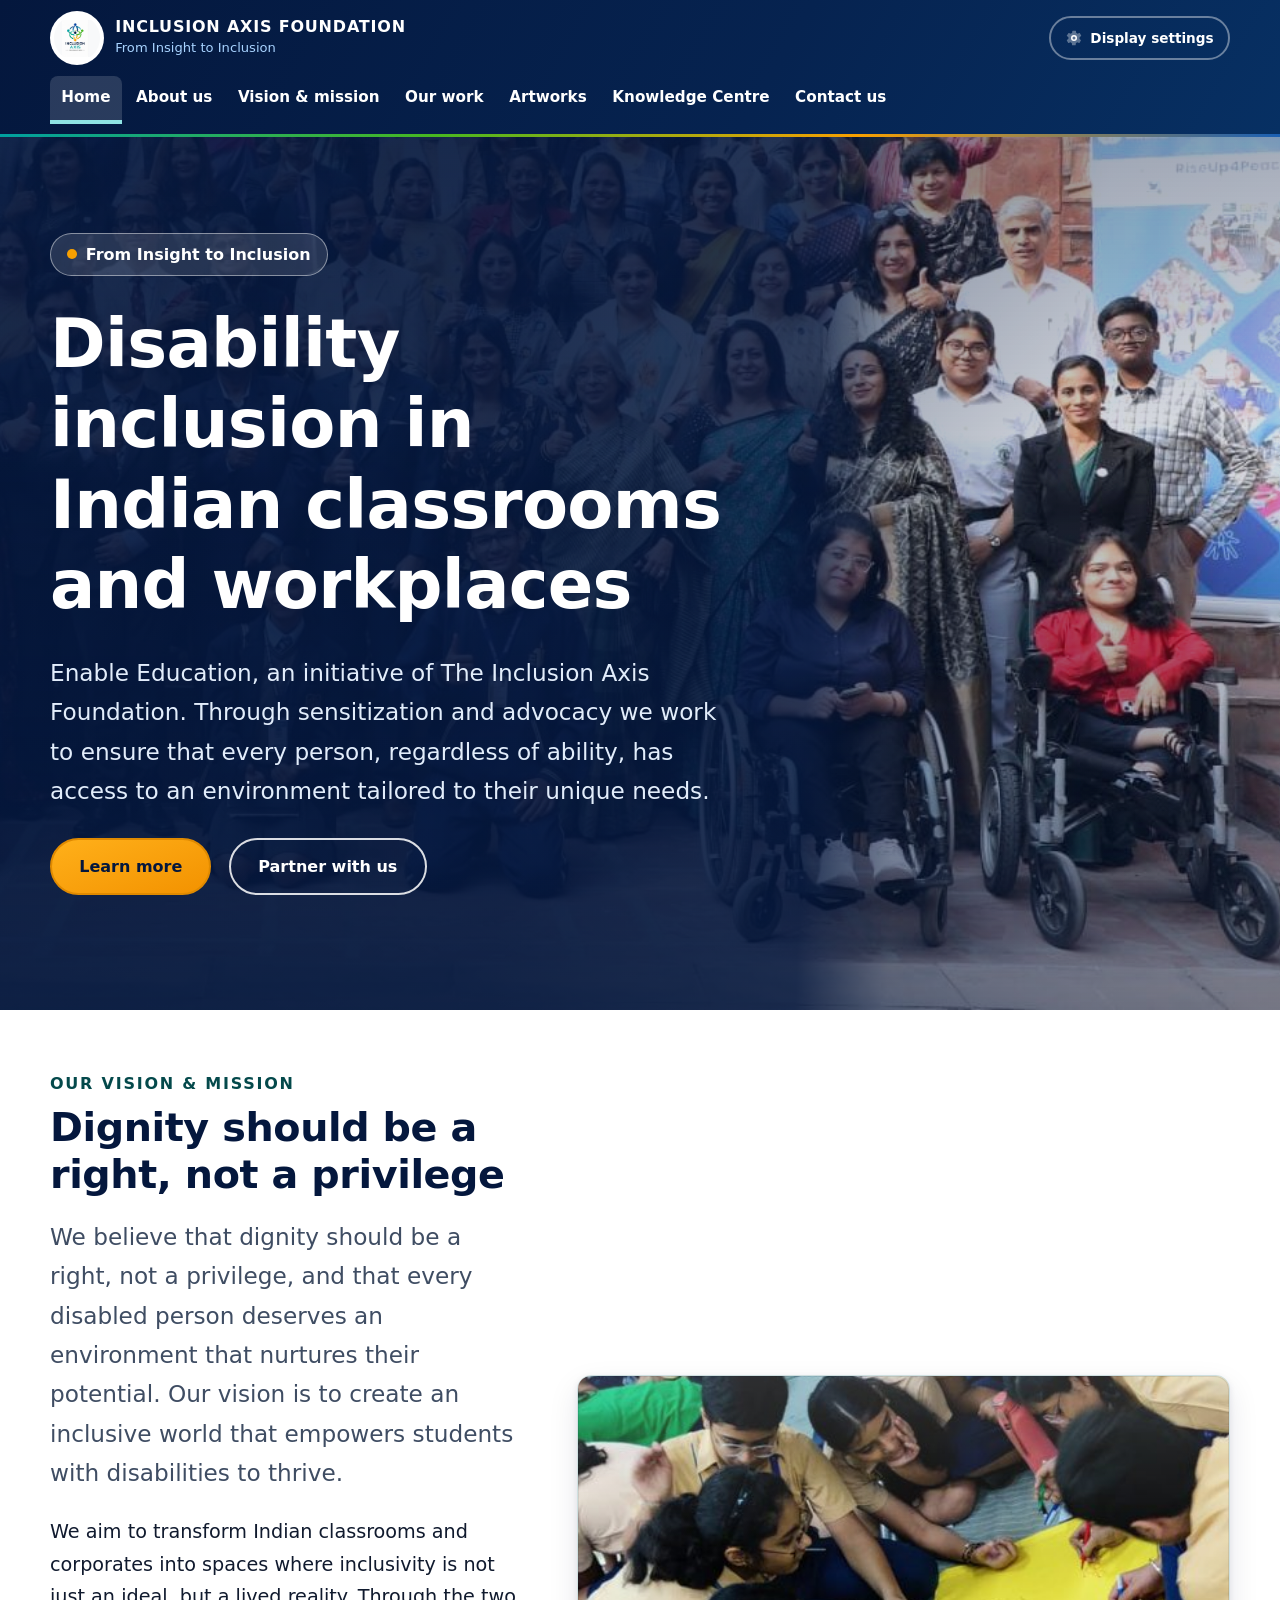
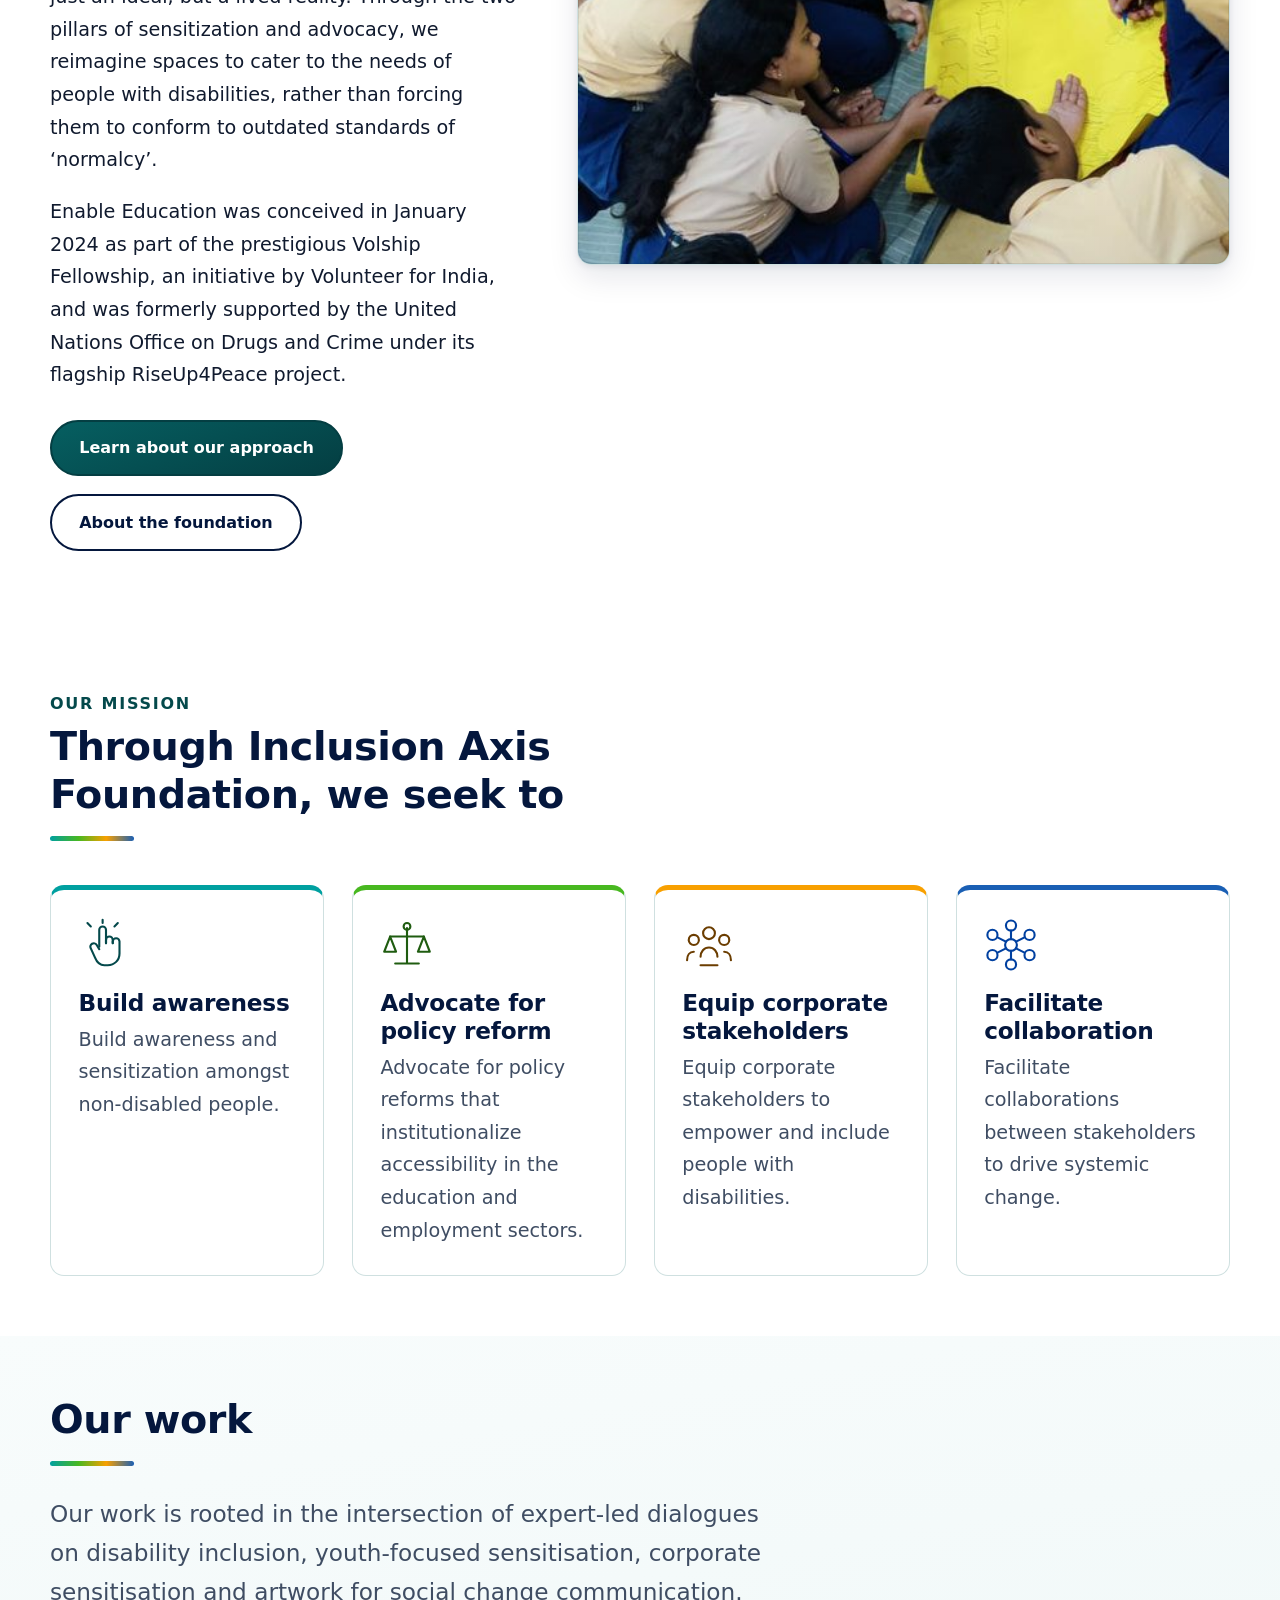
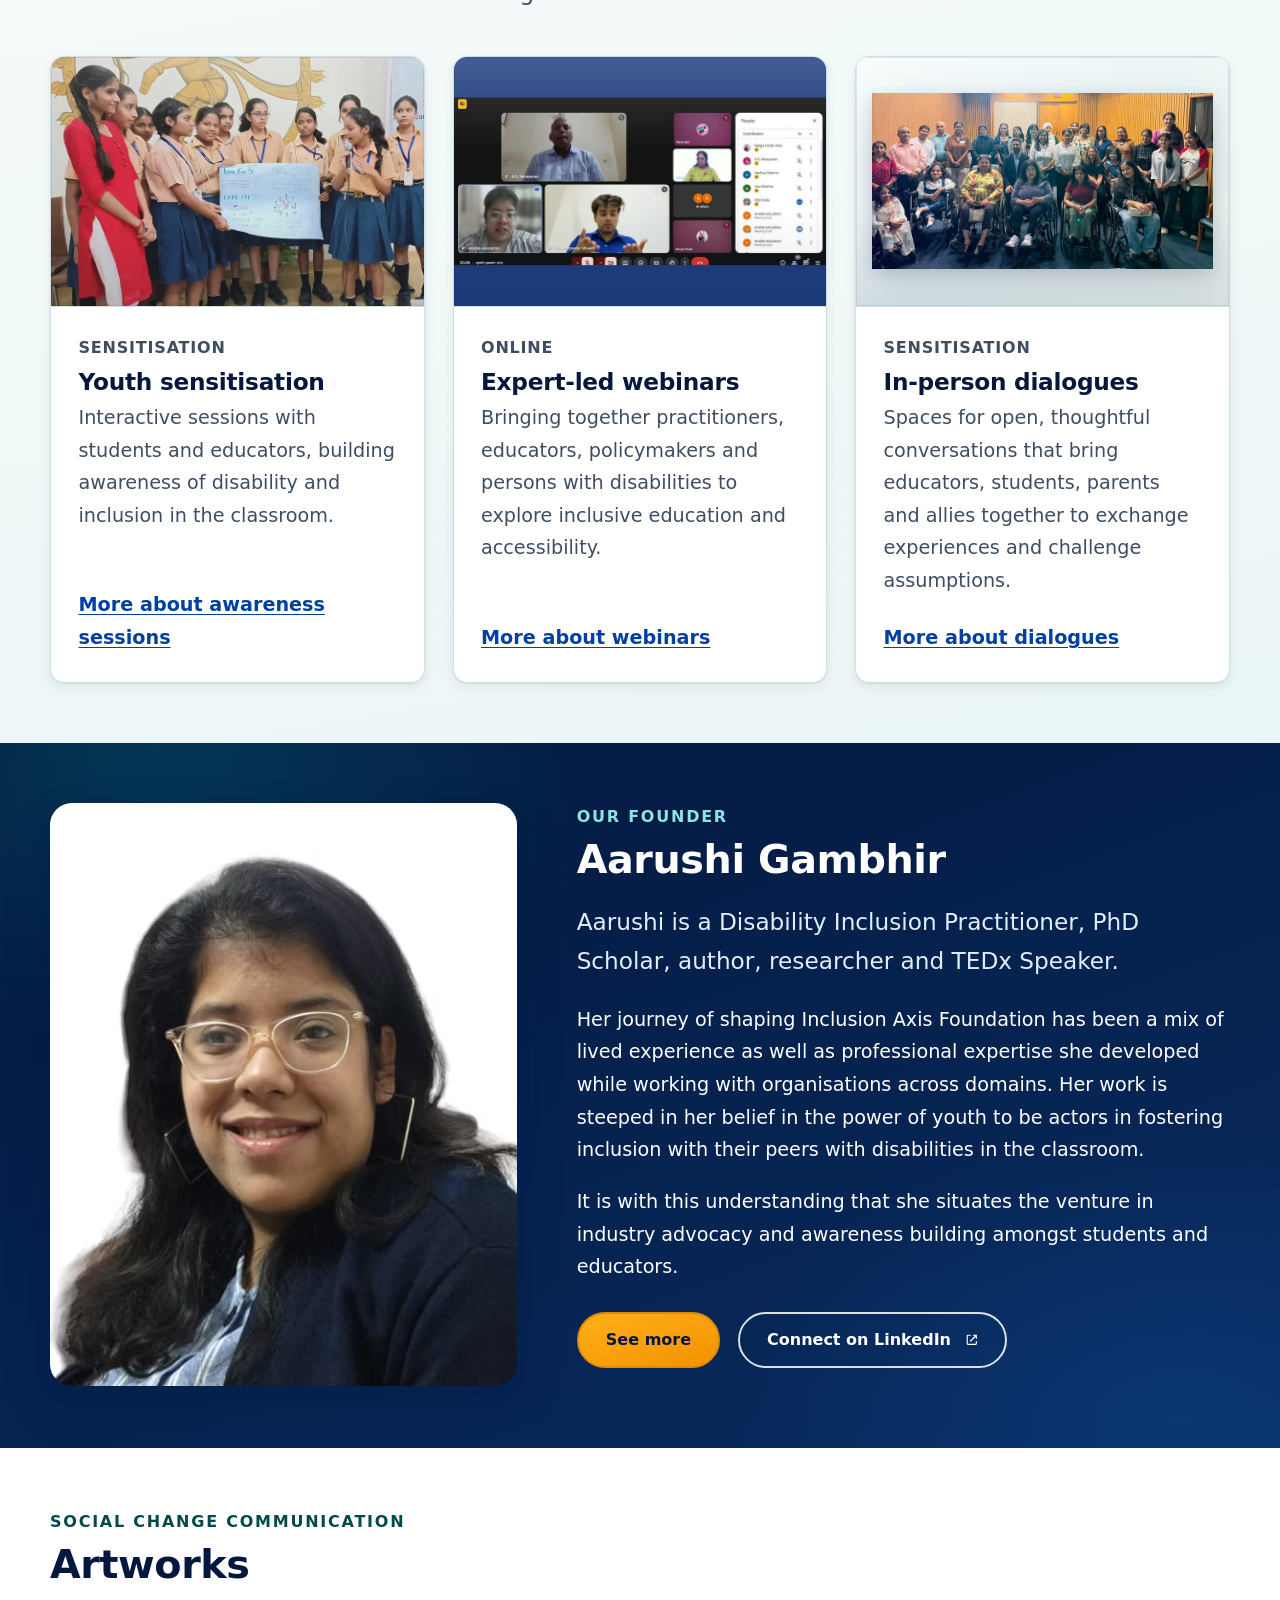
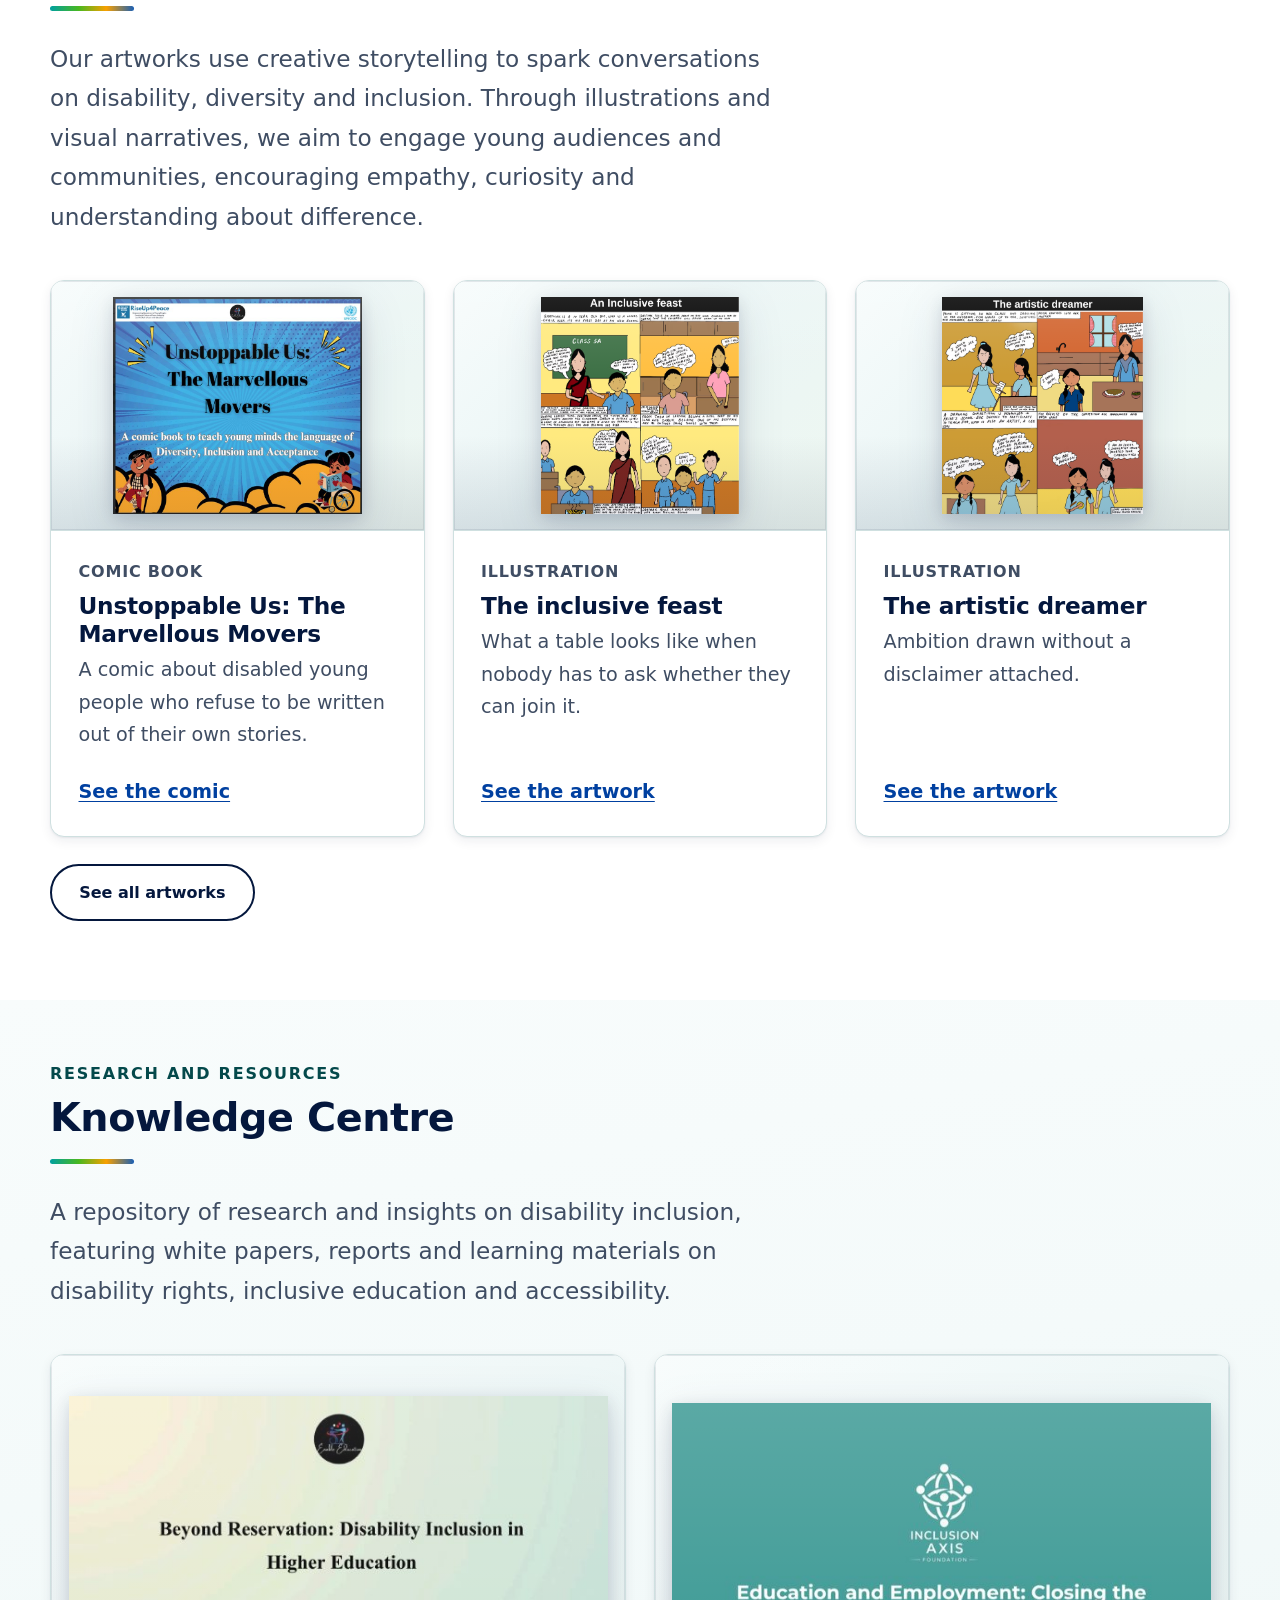
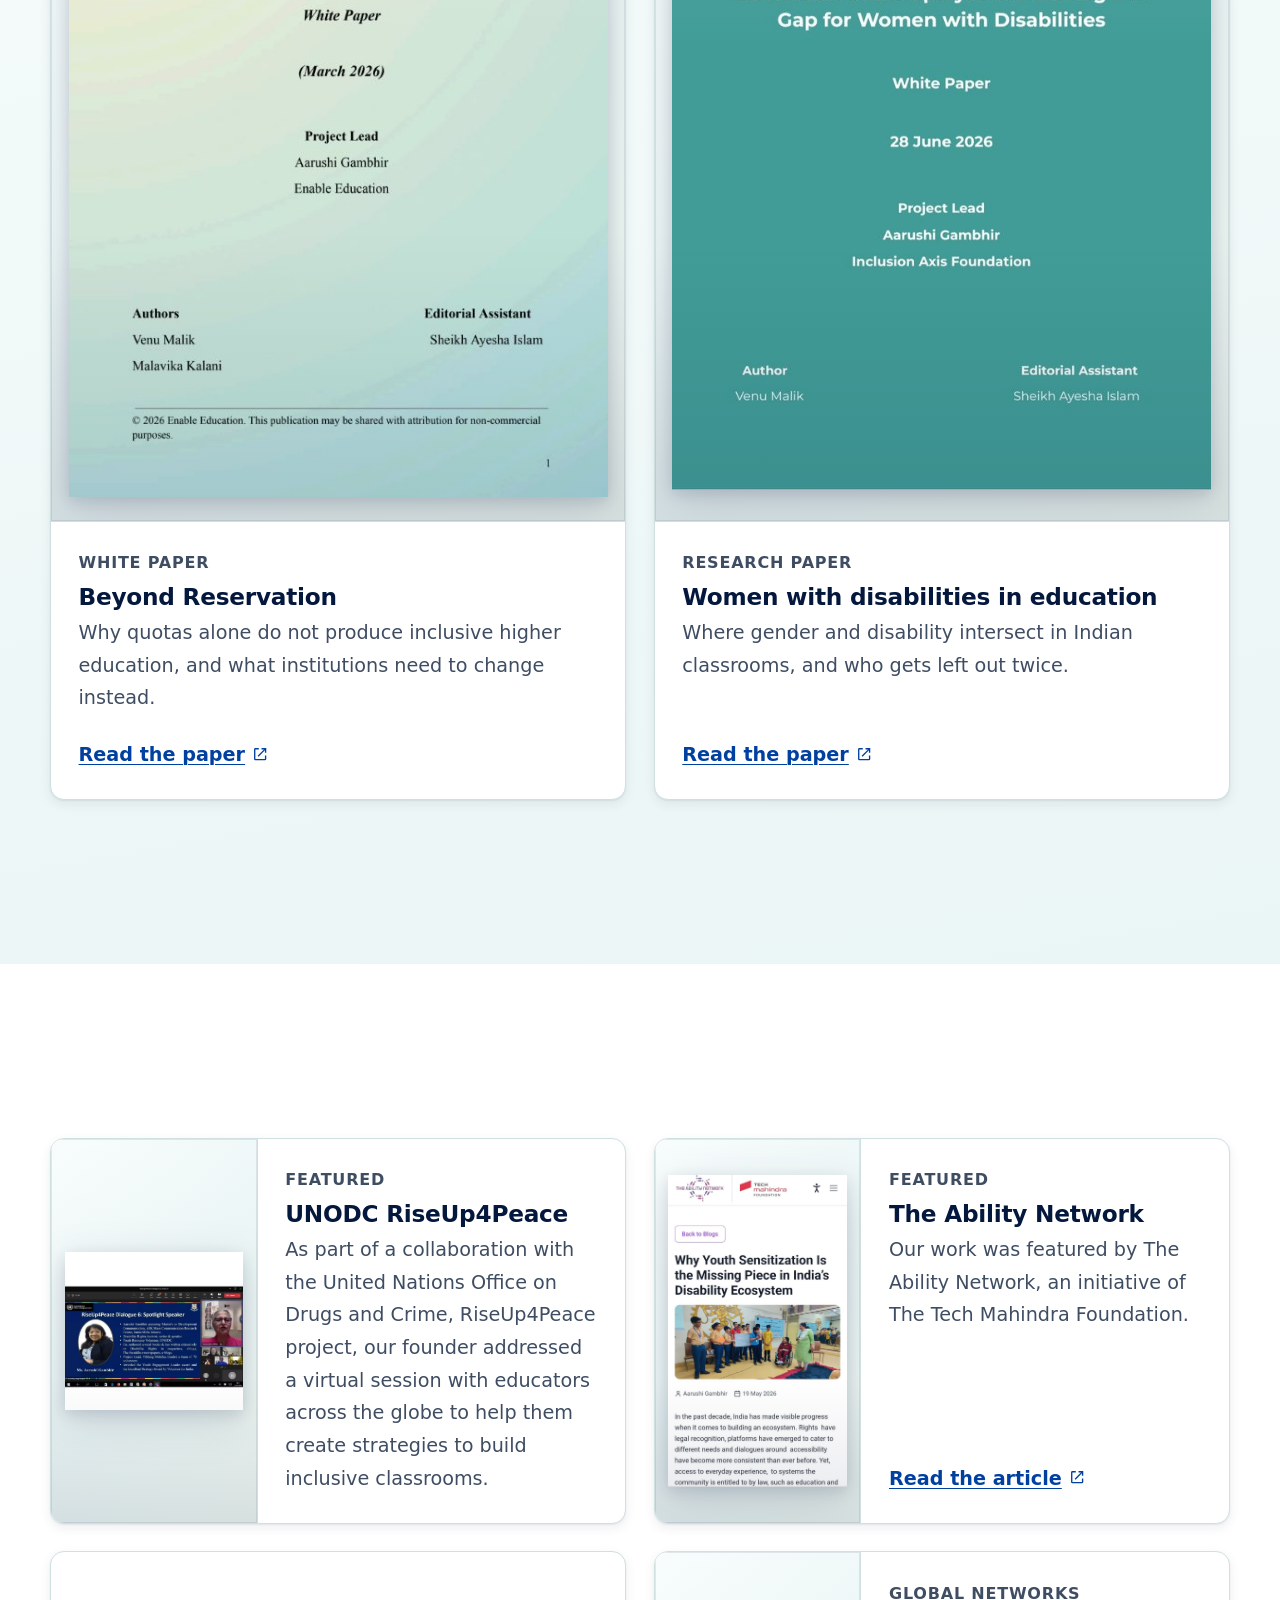
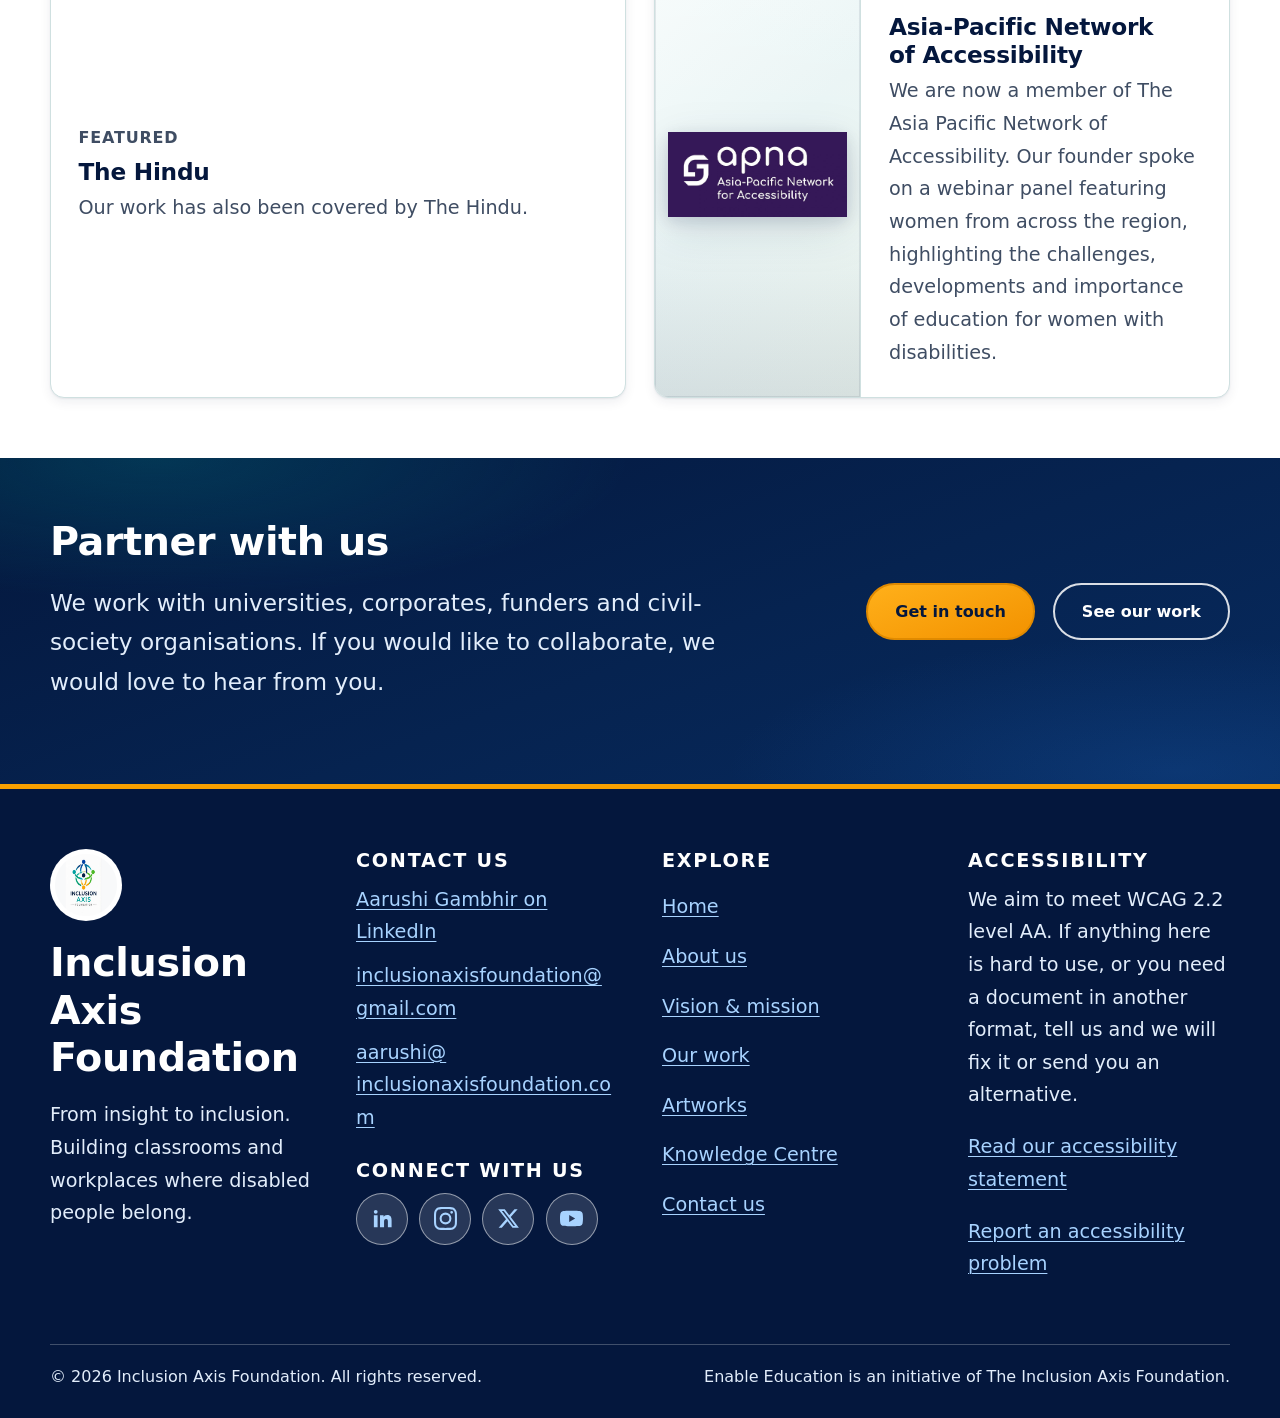
<file: index.html>
<!DOCTYPE html>
<html lang="en">
<head>
<meta charset="utf-8">
<title>Inclusion Axis Foundation &mdash; disability inclusion in education</title>
<meta name="viewport" content="width=device-width, initial-scale=1">
<meta name="description" content="The Inclusion Axis Foundation works with schools, universities and workplaces across India to make disability inclusion everyday practice.">
<meta name="theme-color" content="#0b1733">
<link rel="canonical" href="https://inclusionaxisfoundation.com/">
<link rel="icon" href="assets/img/favicon-32.png" sizes="32x32" type="image/png">
<link rel="icon" href="assets/img/icon-512.png" sizes="512x512" type="image/png">
<link rel="apple-touch-icon" href="assets/img/apple-touch-icon.png">
<link rel="stylesheet" href="assets/css/style.css">
<meta property="og:title" content="Inclusion Axis Foundation &mdash; disability inclusion in education">
<meta property="og:description" content="The Inclusion Axis Foundation works with schools, universities and workplaces across India to make disability inclusion everyday practice.">
<meta property="og:type" content="website">
<meta property="og:url" content="https://inclusionaxisfoundation.com/">
<meta property="og:site_name" content="Inclusion Axis Foundation">
<meta property="og:locale" content="en_IN">
<!-- Open Graph requires absolute URLs; scrapers do not resolve relative paths. -->
<meta property="og:image" content="https://inclusionaxisfoundation.com/assets/img/social-card.jpg">
<meta property="og:image:width" content="1200">
<meta property="og:image:height" content="630">
<meta property="og:image:alt" content="Participants at the NCERT and UNODC RiseUp4Peace education stakeholders&rsquo; dialogue in New Delhi &mdash; students, educators and officials standing together, with several wheelchair users among them at the front.">
<meta name="twitter:card" content="summary_large_image">
<meta name="twitter:title" content="Inclusion Axis Foundation &mdash; disability inclusion in education">
<meta name="twitter:description" content="The Inclusion Axis Foundation works with schools, universities and workplaces across India to make disability inclusion everyday practice.">
<meta name="twitter:image" content="https://inclusionaxisfoundation.com/assets/img/social-card.jpg">
<meta name="twitter:image:alt" content="Participants at the NCERT and UNODC RiseUp4Peace education stakeholders&rsquo; dialogue in New Delhi &mdash; students, educators and officials standing together, with several wheelchair users among them at the front.">
</head>
<body>
<svg xmlns="http://www.w3.org/2000/svg" style="display:none" aria-hidden="true" focusable="false">
  <symbol id="icon-external" viewBox="0 0 24 24"><path d="M14 3v2h3.59l-9.3 9.29 1.42 1.42L19 6.41V10h2V3h-7zM5 5h5V3H5a2 2 0 0 0-2 2v14a2 2 0 0 0 2 2h14a2 2 0 0 0 2-2v-5h-2v5H5V5z"/></symbol>
  <symbol id="icon-settings" viewBox="0 0 24 24"><path d="M12 8a4 4 0 1 0 0 8 4 4 0 0 0 0-8zm0 6a2 2 0 1 1 0-4 2 2 0 0 1 0 4z"/><path d="m19.43 12.98.02-.98-.02-.98 2.02-1.58a.5.5 0 0 0 .12-.64l-1.91-3.32a.5.5 0 0 0-.6-.22l-2.39.96a7.3 7.3 0 0 0-1.7-.98l-.36-2.54a.5.5 0 0 0-.5-.42h-3.82a.5.5 0 0 0-.5.42l-.36 2.54c-.6.25-1.17.58-1.7.98l-2.39-.96a.5.5 0 0 0-.6.22L2.43 8.8a.5.5 0 0 0 .12.64l2.02 1.58-.02.98.02.98-2.02 1.58a.5.5 0 0 0-.12.64l1.91 3.32c.13.22.39.31.6.22l2.39-.96c.53.4 1.1.73 1.7.98l.36 2.54c.04.24.25.42.5.42h3.82c.25 0 .46-.18.5-.42l.36-2.54c.6-.25 1.17-.58 1.7-.98l2.39.96c.22.09.47 0 .6-.22l1.91-3.32a.5.5 0 0 0-.12-.64l-2.02-1.58z" opacity=".35"/></symbol>
  <symbol id="icon-linkedin" viewBox="0 0 24 24"><path d="M6.94 5a2 2 0 1 1-4 0 2 2 0 0 1 4 0zM3 8.5h3.87V21H3V8.5zM9.4 8.5h3.71v1.71h.05c.52-.94 1.79-1.93 3.68-1.93 3.94 0 4.66 2.5 4.66 5.75V21h-3.87v-5.5c0-1.31-.02-3-1.86-3-1.87 0-2.15 1.42-2.15 2.9V21H9.4V8.5z"/></symbol>
  <symbol id="icon-instagram" viewBox="0 0 24 24"><path d="M12 2.16c3.2 0 3.58.01 4.85.07 1.17.05 1.8.25 2.23.41.56.22.96.48 1.38.9.42.42.68.82.9 1.38.16.42.36 1.06.41 2.23.06 1.27.07 1.65.07 4.85s-.01 3.58-.07 4.85c-.05 1.17-.25 1.8-.41 2.23-.22.56-.48.96-.9 1.38-.42.42-.82.68-1.38.9-.42.16-1.06.36-2.23.41-1.27.06-1.65.07-4.85.07s-3.58-.01-4.85-.07c-1.17-.05-1.8-.25-2.23-.41-.56-.22-.96-.48-1.38-.9a3.8 3.8 0 0 1-.9-1.38c-.16-.42-.36-1.06-.41-2.23C2.17 15.58 2.16 15.2 2.16 12s.01-3.58.07-4.85c.05-1.17.25-1.8.41-2.23.22-.56.48-.96.9-1.38.42-.42.82-.68 1.38-.9.42-.16 1.06-.36 2.23-.41C8.42 2.17 8.8 2.16 12 2.16zM12 0C8.74 0 8.33.01 7.05.07 5.78.13 4.9.33 4.14.63a5.9 5.9 0 0 0-2.13 1.38A5.9 5.9 0 0 0 .63 4.14c-.3.76-.5 1.64-.56 2.91C.01 8.33 0 8.74 0 12s.01 3.67.07 4.95c.06 1.27.26 2.15.56 2.91a5.9 5.9 0 0 0 1.38 2.13 5.9 5.9 0 0 0 2.13 1.38c.76.3 1.64.5 2.91.56C8.33 23.99 8.74 24 12 24s3.67-.01 4.95-.07c1.27-.06 2.15-.26 2.91-.56a5.9 5.9 0 0 0 2.13-1.38 5.9 5.9 0 0 0 1.38-2.13c.3-.76.5-1.64.56-2.91.06-1.28.07-1.69.07-4.95s-.01-3.67-.07-4.95c-.06-1.27-.26-2.15-.56-2.91a5.9 5.9 0 0 0-1.38-2.13A5.9 5.9 0 0 0 19.86.63c-.76-.3-1.64-.5-2.91-.56C15.67.01 15.26 0 12 0zm0 5.84A6.16 6.16 0 1 0 18.16 12 6.16 6.16 0 0 0 12 5.84zm0 10.16A4 4 0 1 1 16 12a4 4 0 0 1-4 4zm7.85-10.4a1.44 1.44 0 1 1-1.44-1.44 1.44 1.44 0 0 1 1.44 1.44z"/></symbol>
  <symbol id="icon-x" viewBox="0 0 24 24"><path d="M18.24 2.25h3.31l-7.23 8.26 8.5 11.24h-6.65l-5.21-6.82-5.97 6.82H1.68l7.73-8.84L1.25 2.25h6.82l4.71 6.23 5.46-6.23zm-1.16 17.52h1.83L7.02 4.12H5.05l12.03 15.65z"/></symbol>
  <symbol id="icon-youtube" viewBox="0 0 24 24"><path d="M23.5 6.5a3.02 3.02 0 0 0-2.12-2.14C19.5 3.85 12 3.85 12 3.85s-7.5 0-9.38.51A3.02 3.02 0 0 0 .5 6.5C0 8.38 0 12 0 12s0 3.62.5 5.5a3.02 3.02 0 0 0 2.12 2.14c1.88.51 9.38.51 9.38.51s7.5 0 9.38-.51a3.02 3.02 0 0 0 2.12-2.14C24 15.62 24 12 24 12s0-3.62-.5-5.5zM9.6 15.6V8.4l6.24 3.6-6.24 3.6z"/></symbol>
</svg>

<a class="skip-link" href="#main">Skip to main content</a>

<header class="site-header">
  <div class="wrap site-header__inner">
    <a class="brand" href="index.html">
      <img src="assets/img/logo.png" alt="" width="272" height="218">
      <span>
        <span class="brand__name">Inclusion Axis Foundation</span>
        <span class="brand__tagline">From Insight to Inclusion</span>
      </span>
    </a>

    <div class="header-tools">
      <button class="prefs-toggle" type="button" aria-expanded="false" aria-controls="accessibility-preferences" hidden>
        <svg aria-hidden="true" focusable="false"><use href="#icon-settings"></use></svg>
        <span class="prefs-toggle__label">Display<span class="at-wide"> settings</span></span>
      </button>

      <button class="nav-toggle" type="button" aria-expanded="false" aria-controls="primary-navigation" hidden>
        <span class="nav-toggle__bars" aria-hidden="true"></span>
        Menu
      </button>
    </div>

    <nav class="primary-nav" id="primary-navigation" aria-label="Main">
      <ul>
        <li><a href="index.html" aria-current="page">Home</a></li>
        <li><a href="about.html">About us</a></li>
        <li><a href="vision-mission.html">Vision &amp; mission</a></li>
        <li><a href="work.html">Our work</a></li>
        <li><a href="artworks.html">Artworks</a></li>
        <li><a href="knowledge-centre.html">Knowledge Centre</a></li>
        <li><a href="contact.html">Contact us</a></li>
      </ul>
    </nav>
  </div>
</header>

<section class="prefs" id="accessibility-preferences" aria-labelledby="prefs-heading" hidden>
  <div class="wrap prefs__inner">
    <h2 id="prefs-heading">Display settings</h2>
    <p class="prefs__intro">
      Change how this site looks. Your choices are saved in this browser and
      apply to every page. They do not change any other website.
    </p>

    <div class="prefs__grid">
      <fieldset>
        <legend>Text size</legend>
        <div class="opt-row">
          <label class="opt opt--radio"><input type="radio" name="pref-textsize" data-pref="textsize" value="normal" checked><span>Normal</span></label>
          <label class="opt opt--radio"><input type="radio" name="pref-textsize" data-pref="textsize" value="large"><span>Large</span></label>
          <label class="opt opt--radio"><input type="radio" name="pref-textsize" data-pref="textsize" value="larger"><span>Largest</span></label>
        </div>
      </fieldset>

      <fieldset>
        <legend>Text spacing</legend>
        <div class="opt-row">
          <label class="opt opt--radio"><input type="radio" name="pref-spacing" data-pref="spacing" value="normal" checked><span>Normal</span></label>
          <label class="opt opt--radio"><input type="radio" name="pref-spacing" data-pref="spacing" value="roomy"><span>More spaced out</span></label>
        </div>
      </fieldset>

      <fieldset>
        <legend>Reading aids</legend>
        <div class="opt-row">
          <label class="opt"><input type="checkbox" data-pref="underline" value="on" data-off="off"><span>Underline all links</span></label>
          <label class="opt"><input type="checkbox" data-pref="contrast" value="high" data-off="normal"><span>Higher contrast</span></label>
        </div>
      </fieldset>

      <fieldset>
        <legend>Animation</legend>
        <div class="opt-row">
          <label class="opt"><input type="checkbox" data-pref="motion" value="off" data-off="on"><span>Turn off animation</span></label>
        </div>
      </fieldset>
    </div>

    <div class="prefs__actions">
      <button class="btn-plain prefs__reset" type="button">Reset to defaults</button>
      <button class="btn-plain prefs__close" type="button">Close settings</button>
      <p class="prefs__status" role="status"></p>
    </div>
  </div>
</section>

<main id="main">
  <section class="hero">
    <div class="hero__media hero__media--group">
      <img src="assets/img/hero-group.jpg" alt="Participants at the NCERT and UNODC RiseUp4Peace education stakeholders&rsquo; dialogue in New Delhi &mdash; students, educators and officials standing together, with several wheelchair users among them at the front." width="1516" height="632">
    </div>
    <div class="wrap hero__inner">
      <div class="hero__panel">
        <p class="chip"><span class="chip__dot" aria-hidden="true"></span>From Insight to Inclusion</p>
        <h1>Disability inclusion in Indian classrooms and workplaces</h1>
        <p class="hero__lede">
          Enable Education, an initiative of The Inclusion Axis Foundation.
          Through sensitization and advocacy we work to ensure that every
          person, regardless of ability, has access to an environment tailored
          to their unique needs.
        </p>
        <p class="btn-row">
          <a class="btn btn--amber" href="about.html">Learn more</a>
          <a class="btn btn--ghost-light" href="contact.html">Partner with us</a>
        </p>
      </div>
    </div>
  </section>

  <section class="section" aria-labelledby="who-heading">
    <div class="wrap">
      <div class="split split--wide-text reveal">
        <div>
          <p class="eyebrow">Our vision &amp; mission</p>
          <h2 id="who-heading">Dignity should be a right, not a privilege</h2>
          <p class="lede">
            We believe that dignity should be a right, not a privilege, and
            that every disabled person deserves an environment that nurtures
            their potential. Our vision is to create an inclusive world that
            empowers students with disabilities to thrive.
          </p>
          <p>
            We aim to transform Indian classrooms and corporates into spaces
            where inclusivity is not just an ideal, but a lived reality.
            Through the two pillars of sensitization and advocacy, we
            reimagine spaces to cater to the needs of people with
            disabilities, rather than forcing them to conform to outdated
            standards of &lsquo;normalcy&rsquo;.
          </p>
          <p>
            Enable Education was conceived in January 2024 as part of the
            prestigious Volship Fellowship, an initiative by Volunteer for
            India, and was formerly supported by the United Nations Office on
            Drugs and Crime under its flagship RiseUp4Peace project.
          </p>
          <p class="btn-row">
            <a class="btn btn--primary" href="vision-mission.html">Learn about our approach</a>
            <a class="btn btn--outline" href="about.html">About the foundation</a>
          </p>
        </div>
        <figure class="frame frame--zoom ratio-4-3 pos-lower">
          <img src="assets/img/students-circle.jpg" alt="Students and facilitators sitting in a circle on the floor during a workshop, deep in discussion." width="504" height="1120" loading="lazy" decoding="async">
        </figure>
      </div>
    </div>
  </section>

  <section class="section" aria-labelledby="aims-heading">
    <div class="wrap">
      <div class="section-head reveal">
        <p class="eyebrow">Our mission</p>
        <h2 id="aims-heading">Through Inclusion Axis Foundation, we seek to</h2>
        <span class="section-head__rule" aria-hidden="true"></span>
      </div>
      <ul class="pillars reveal">
        <li>
          <svg viewBox="0 0 64 64" fill="none" stroke="currentColor" stroke-width="2.5" stroke-linecap="round" stroke-linejoin="round" aria-hidden="true" focusable="false"><path d="M24 34V14a4 4 0 0 1 8 0v16"/><path d="M32 30v-4a4 4 0 0 1 8 0v4"/><path d="M40 30v-2a4 4 0 0 1 8 0v14c0 8-6 14-14 14h-4c-6 0-9-4-11-9l-5-11a4 4 0 0 1 7-4l3 5"/><path d="M14 10 10 6M28 6V2M42 10l4-4"/></svg>
          <h3>Build awareness</h3>
          <p>Build awareness and sensitization amongst non-disabled people.</p>
        </li>
        <li>
          <svg viewBox="0 0 64 64" fill="none" stroke="currentColor" stroke-width="2.5" stroke-linecap="round" stroke-linejoin="round" aria-hidden="true" focusable="false"><path d="M32 12v42M18 54h28"/><path d="M12 22h40"/><path d="M12 22 5 40h14L12 22Z"/><path d="M52 22 45 40h14l-7-18Z"/><circle cx="32" cy="10" r="4"/></svg>
          <h3>Advocate for policy reform</h3>
          <p>Advocate for policy reforms that institutionalize accessibility in
            the education and employment sectors.</p>
        </li>
        <li>
          <svg viewBox="0 0 64 64" fill="none" stroke="currentColor" stroke-width="2.5" stroke-linecap="round" stroke-linejoin="round" aria-hidden="true" focusable="false"><circle cx="32" cy="18" r="7"/><path d="M22 46c0-6 4-11 10-11s10 5 10 11"/><circle cx="14" cy="26" r="6"/><path d="M6 50c0-6 3-10 8-10"/><circle cx="50" cy="26" r="6"/><path d="M58 50c0-6-3-10-8-10"/><path d="M22 56h20"/></svg>
          <h3>Equip corporate stakeholders</h3>
          <p>Equip corporate stakeholders to empower and include people with
            disabilities.</p>
        </li>
        <li>
          <svg viewBox="0 0 64 64" fill="none" stroke="currentColor" stroke-width="2.5" stroke-linecap="round" stroke-linejoin="round" aria-hidden="true" focusable="false"><circle cx="32" cy="32" r="7"/><circle cx="32" cy="9" r="6"/><circle cx="32" cy="55" r="6"/><circle cx="10" cy="20" r="6"/><circle cx="54" cy="20" r="6"/><circle cx="10" cy="44" r="6"/><circle cx="54" cy="44" r="6"/><path d="M32 15v10M32 39v10M16 23l10 5M48 23l-10 5M16 41l10-5M48 41l-10-5"/></svg>
          <h3>Facilitate collaboration</h3>
          <p>Facilitate collaborations between stakeholders to drive systemic
            change.</p>
        </li>
      </ul>
    </div>
  </section>

  <section class="section band--alt" aria-labelledby="work-heading">
    <div class="wrap">
      <div class="section-head reveal">
        <h2 id="work-heading">Our work</h2>
        <span class="section-head__rule" aria-hidden="true"></span>
        <p class="lede">
          Our work is rooted in the intersection of expert-led dialogues on
          disability inclusion, youth-focused sensitisation, corporate
          sensitisation and artwork for social change communication.
        </p>
      </div>
      <ul class="grid grid--wide reveal">
        <li>
          <article class="card">
            <div class="card__media">
              <img src="assets/img/tagore-school.jpg" alt="A facilitator standing in front of a classroom of school students during an awareness session." width="780" height="780" loading="lazy" decoding="async">
            </div>
            <div class="card__body">
              <p class="card__meta">Sensitisation</p>
              <h3>Youth sensitisation</h3>
              <p>Interactive sessions with students and educators, building
                awareness of disability and inclusion in the classroom.</p>
              <p class="card__link"><a href="work.html#awareness">More about awareness sessions</a></p>
            </div>
          </article>
        </li>
        <li>
          <article class="card">
            <div class="card__media">
              <img src="assets/img/work-webinar.jpg" alt="Speakers and participants in a grid of video-call windows during an expert-led webinar." width="756" height="756" loading="lazy" decoding="async">
            </div>
            <div class="card__body">
              <p class="card__meta">Online</p>
              <h3>Expert-led webinars</h3>
              <p>Bringing together practitioners, educators, policymakers and
                persons with disabilities to explore inclusive education and
                accessibility.</p>
              <p class="card__link"><a href="work.html#webinars">More about webinars</a></p>
            </div>
          </article>
        </li>
        <li>
          <article class="card">
            <div class="card__media card__media--safe">
              <img src="assets/img/work-dialogue.jpg" alt="Participants, several of them wheelchair users, seated together in a circle at an in-person dialogue." width="800" height="414" loading="lazy" decoding="async">
            </div>
            <div class="card__body">
              <p class="card__meta">Sensitisation</p>
              <h3>In-person dialogues</h3>
              <p>Spaces for open, thoughtful conversations that bring
                educators, students, parents and allies together to exchange
                experiences and challenge assumptions.</p>
              <p class="card__link"><a href="work.html#dialogues">More about dialogues</a></p>
            </div>
          </article>
        </li>
      </ul>
    </div>
  </section>

  <section class="section band--navy" aria-labelledby="founder-heading">
    <div class="wrap">
      <div class="feature reveal">
        <div>
          <figure class="feature__portrait">
            <img src="assets/img/founder-portrait.png" alt="Aarushi Gambhir, founder of the Inclusion Axis Foundation." width="572" height="608" loading="lazy" decoding="async">
          </figure>
        </div>
        <div>
          <p class="eyebrow">Our founder</p>
          <h2 id="founder-heading">Aarushi Gambhir</h2>
          <p class="lede">
            Aarushi is a Disability Inclusion Practitioner, PhD Scholar,
            author, researcher and TEDx Speaker.
          </p>
          <p>
            Her journey of shaping Inclusion Axis Foundation has been a mix of
            lived experience as well as professional expertise she developed
            while working with organisations across domains. Her work is
            steeped in her belief in the power of youth to be actors in
            fostering inclusion with their peers with disabilities in the
            classroom.
          </p>
          <p>
            It is with this understanding that she situates the venture in
            industry advocacy and awareness building amongst students and
            educators.
          </p>
          <p class="btn-row">
            <a class="btn btn--amber" href="about.html#founder">See more</a>
            <a class="btn btn--ghost-light" href="https://www.linkedin.com/in/aarushigambhir/" rel="noopener" target="_blank">Connect on LinkedIn<span class="visually-hidden"> Aarushi Gambhir on LinkedIn (opens in a new tab)</span><svg class="ext-icon" aria-hidden="true" focusable="false"><use href="#icon-external"></use></svg></a>
          </p>
        </div>
      </div>
    </div>
  </section>

  <section class="section" aria-labelledby="art-heading">
    <div class="wrap">
      <div class="section-head reveal">
        <p class="eyebrow">Social change communication</p>
        <h2 id="art-heading">Artworks</h2>
        <span class="section-head__rule" aria-hidden="true"></span>
        <p class="lede">
          Our artworks use creative storytelling to spark conversations on
          disability, diversity and inclusion. Through illustrations and visual
          narratives, we aim to engage young audiences and communities,
          encouraging empathy, curiosity and understanding about difference.
        </p>
      </div>
      <ul class="grid grid--wide reveal">
        <li>
          <article class="card">
            <div class="card__media card__media--safe">
              <img src="assets/img/comic-unstoppable-cover.jpg" alt="Comic cover titled Unstoppable Us: The Marvellous Movers, showing a determined young character in an action pose." width="801" height="695" loading="lazy" decoding="async">
            </div>
            <div class="card__body">
              <p class="card__meta">Comic book</p>
              <h3>Unstoppable Us: The Marvellous Movers</h3>
              <p>A comic about disabled young people who refuse to be written
                out of their own stories.</p>
              <p class="card__link"><a href="artworks.html#unstoppable">See the comic</a></p>
            </div>
          </article>
        </li>
        <li>
          <article class="card">
            <div class="card__media card__media--safe">
              <img src="assets/img/art-inclusive-feast.png" alt="Illustration of friends of different abilities sharing a meal around one table." width="573" height="624" loading="lazy" decoding="async">
            </div>
            <div class="card__body">
              <p class="card__meta">Illustration</p>
              <h3>The inclusive feast</h3>
              <p>What a table looks like when nobody has to ask whether they
                can join it.</p>
              <p class="card__link"><a href="artworks.html#feast">See the artwork</a></p>
            </div>
          </article>
        </li>
        <li>
          <article class="card">
            <div class="card__media card__media--safe">
              <img src="assets/img/art-artistic-dreamer.png" alt="Illustration of a young artist surrounded by their own imagined worlds." width="604" height="648" loading="lazy" decoding="async">
            </div>
            <div class="card__body">
              <p class="card__meta">Illustration</p>
              <h3>The artistic dreamer</h3>
              <p>Ambition drawn without a disclaimer attached.</p>
              <p class="card__link"><a href="artworks.html#dreamer">See the artwork</a></p>
            </div>
          </article>
        </li>
      </ul>
      <p class="btn-row reveal"><a class="btn btn--outline" href="artworks.html">See all artworks</a></p>
    </div>
  </section>

  <section class="section band--alt" aria-labelledby="kc-heading">
    <div class="wrap">
      <div class="section-head reveal">
        <p class="eyebrow">Research and resources</p>
        <h2 id="kc-heading">Knowledge Centre</h2>
        <span class="section-head__rule" aria-hidden="true"></span>
        <p class="lede">
          A repository of research and insights on disability inclusion,
          featuring white papers, reports and learning materials on disability
          rights, inclusive education and accessibility.
        </p>
      </div>
      <ul class="grid grid--2 reveal">
        <li>
          <article class="card">
            <div class="card__media card__media--doc">
              <img src="assets/img/paper-beyond-reservation.jpg" alt="Cover of the white paper Beyond Reservation." width="583" height="758" loading="lazy" decoding="async">
            </div>
            <div class="card__body">
              <p class="card__meta">White paper</p>
              <h3>Beyond Reservation</h3>
              <p>Why quotas alone do not produce inclusive higher education,
                and what institutions need to change instead.</p>
              <p class="card__link"><a href="https://drive.google.com/file/d/1w3RRhw8chwav0TPGfvzyoRe0wQTZFUEe/view?usp=drivesdk" rel="noopener" target="_blank">Read the paper<span class="visually-hidden"> PDF on Google Drive (opens in a new tab)</span><svg class="ext-icon" aria-hidden="true" focusable="false"><use href="#icon-external"></use></svg></a></p>
            </div>
          </article>
        </li>
        <li>
          <article class="card">
            <div class="card__media card__media--doc">
              <img src="assets/img/paper-women-education.jpg" alt="Cover of the paper on women with disabilities in education." width="648" height="826" loading="lazy" decoding="async">
            </div>
            <div class="card__body">
              <p class="card__meta">Research paper</p>
              <h3>Women with disabilities in education</h3>
              <p>Where gender and disability intersect in Indian classrooms,
                and who gets left out twice.</p>
              <p class="card__link"><a href="https://drive.google.com/drive/folders/1AIb3WrPv0tdu9_oYVqQbv5recvO2P66a" rel="noopener" target="_blank">Read the paper<span class="visually-hidden"> Folder on Google Drive (opens in a new tab)</span><svg class="ext-icon" aria-hidden="true" focusable="false"><use href="#icon-external"></use></svg></a></p>
            </div>
          </article>
        </li>
      </ul>
      <p class="btn-row reveal"><a class="btn btn--outline" href="knowledge-centre.html">Visit the Knowledge Centre</a></p>
    </div>
  </section>

  <section class="section" aria-labelledby="news-heading">
    <div class="wrap">
      <div class="section-head reveal">
        <h2 id="news-heading">Highlights</h2>
        <span class="section-head__rule" aria-hidden="true"></span>
      </div>
      <ul class="grid grid--pair reveal">
        <li>
          <article class="card card--row">
            <div class="card__media card__media--safe">
              <img src="assets/img/unodc-riseup4peace.jpg" alt="Certificate of participation from the UNODC RiseUp4Peace initiative." width="825" height="729" loading="lazy" decoding="async">
            </div>
            <div class="card__body">
              <p class="card__meta">Featured</p>
              <h3>UNODC RiseUp4Peace</h3>
              <p>As part of a collaboration with the United Nations Office on
                Drugs and Crime, RiseUp4Peace project, our founder addressed a
                virtual session with educators across the globe to help them
                create strategies to build inclusive classrooms.</p>
            </div>
          </article>
        </li>
        <li>
          <article class="card card--row">
            <div class="card__media card__media--safe">
              <img src="assets/img/ability-network-article.jpg" alt="Article about the foundation published by The Ability Network." width="756" height="1323" loading="lazy" decoding="async">
            </div>
            <div class="card__body">
              <p class="card__meta">Featured</p>
              <h3>The Ability Network</h3>
              <p>Our work was featured by The Ability Network, an initiative
                of The Tech Mahindra Foundation.</p>
              <p class="card__link"><a href="https://theabilitynetwork.in/dei-champions-driving-change-in-2024/" rel="noopener" target="_blank">Read the article<span class="visually-hidden"> on The Ability Network (opens in a new tab)</span><svg class="ext-icon" aria-hidden="true" focusable="false"><use href="#icon-external"></use></svg></a></p>
            </div>
          </article>
        </li>
        <li>
          <article class="card card--row">
            <div class="card__body">
              <p class="card__meta">Featured</p>
              <h3>The Hindu</h3>
              <p>Our work has also been covered by The Hindu.</p>
            </div>
          </article>
        </li>
        <li>
          <article class="card card--row">
            <div class="card__media card__media--safe">
              <img src="assets/img/apna-logo.png" alt="Logo of the Asia-Pacific Network for Accessibility." width="950" height="452" loading="lazy" decoding="async">
            </div>
            <div class="card__body">
              <p class="card__meta">Global Networks</p>
              <h3>Asia-Pacific Network of Accessibility</h3>
              <p>We are now a member of The Asia Pacific Network of
                Accessibility. Our founder spoke on a webinar panel featuring
                women from across the region, highlighting the challenges,
                developments and importance of education for women with
                disabilities.</p>
            </div>
          </article>
        </li>
      </ul>
    </div>
  </section>

  <section class="section band--navy" aria-labelledby="cta-heading">
    <div class="wrap cta reveal">
      <div>
        <h2 id="cta-heading">Partner with us</h2>
        <p class="lede">
          We work with universities, corporates, funders and
          civil-society organisations. If you would like to collaborate, we
          would love to hear from you.
        </p>
      </div>
      <div class="cta__actions">
        <p class="btn-row">
          <a class="btn btn--amber" href="contact.html">Get in touch</a>
          <a class="btn btn--ghost-light" href="work.html">See our work</a>
        </p>
      </div>
    </div>
  </section>
</main>

<footer class="site-footer">
  <div class="wrap">
    <div class="footer-grid">
      <div class="footer-brand">
        <img src="assets/img/logo.png" alt="" width="272" height="218">
        <h2>Inclusion Axis Foundation</h2>
        <p>From insight to inclusion. Building classrooms and workplaces where
          disabled people belong.</p>
      </div>

      <div>
        <h3>Contact us</h3>
        <ul class="contact-list">
          <li><a href="https://www.linkedin.com/in/aarushigambhir/" rel="noopener" target="_blank">Aarushi Gambhir on LinkedIn<span class="visually-hidden"> (opens in a new tab)</span></a></li>
          <li><a href="mailto:inclusionaxisfoundation@gmail.com">inclusionaxisfoundation@<wbr>gmail.com</a></li>
          <li><a href="mailto:aarushi@inclusionaxisfoundation.com">aarushi@<wbr>inclusionaxisfoundation.com</a></li>
        </ul>

        <h3 style="margin-top:1.5rem">Connect with us</h3>
        <ul class="social-list">
          <li><a href="https://www.linkedin.com/company/enable-education-1/home/" rel="noopener" target="_blank"><svg aria-hidden="true" focusable="false"><use href="#icon-linkedin"></use></svg><span class="visually-hidden">Enable Education on LinkedIn (opens in a new tab)</span></a></li>
          <li><a href="https://www.instagram.com/inclusionaxisfoundation?igsh=OXpyNTQ4dXNpM21m" rel="noopener" target="_blank"><svg aria-hidden="true" focusable="false"><use href="#icon-instagram"></use></svg><span class="visually-hidden">Inclusion Axis Foundation on Instagram (opens in a new tab)</span></a></li>
          <li><a href="https://x.com/enableeducation?t=6LmXwSsxmcVuHl_wjzEHXg&amp;s=09" rel="noopener" target="_blank"><svg aria-hidden="true" focusable="false"><use href="#icon-x"></use></svg><span class="visually-hidden">Enable Education on X, formerly Twitter (opens in a new tab)</span></a></li>
          <li><a href="https://youtube.com/@inclusion_axis_foundation?si=FFW_-bEmGm1JqRyU" rel="noopener" target="_blank"><svg aria-hidden="true" focusable="false"><use href="#icon-youtube"></use></svg><span class="visually-hidden">Inclusion Axis Foundation on YouTube (opens in a new tab)</span></a></li>
        </ul>
      </div>

      <nav class="footer-nav" aria-label="Footer">
        <h3>Explore</h3>
        <ul>
          <li><a href="index.html">Home</a></li>
          <li><a href="about.html">About us</a></li>
          <li><a href="vision-mission.html">Vision &amp; mission</a></li>
          <li><a href="work.html">Our work</a></li>
          <li><a href="artworks.html">Artworks</a></li>
          <li><a href="knowledge-centre.html">Knowledge Centre</a></li>
          <li><a href="contact.html">Contact us</a></li>
        </ul>
      </nav>

      <div>
        <h3>Accessibility</h3>
        <p>We aim to meet WCAG 2.2 level AA. If anything here is hard to use,
          or you need a document in another format, tell us and we will fix it
          or send you an alternative.</p>
        <p>
          <a href="accessibility.html">Read our accessibility statement</a>
        </p>
        <p>
          <a href="mailto:inclusionaxisfoundation@gmail.com?subject=Accessibility%20on%20the%20IAF%20website">Report an accessibility problem</a>
        </p>
      </div>
    </div>

    <div class="footer-bottom">
      <p>&copy; 2026 Inclusion Axis Foundation. All rights reserved.</p>
      <p>Enable Education is an initiative of The Inclusion Axis Foundation.</p>
    </div>
  </div>
</footer>

<script src="assets/js/site.js"></script>
</body>
</html>
</file>
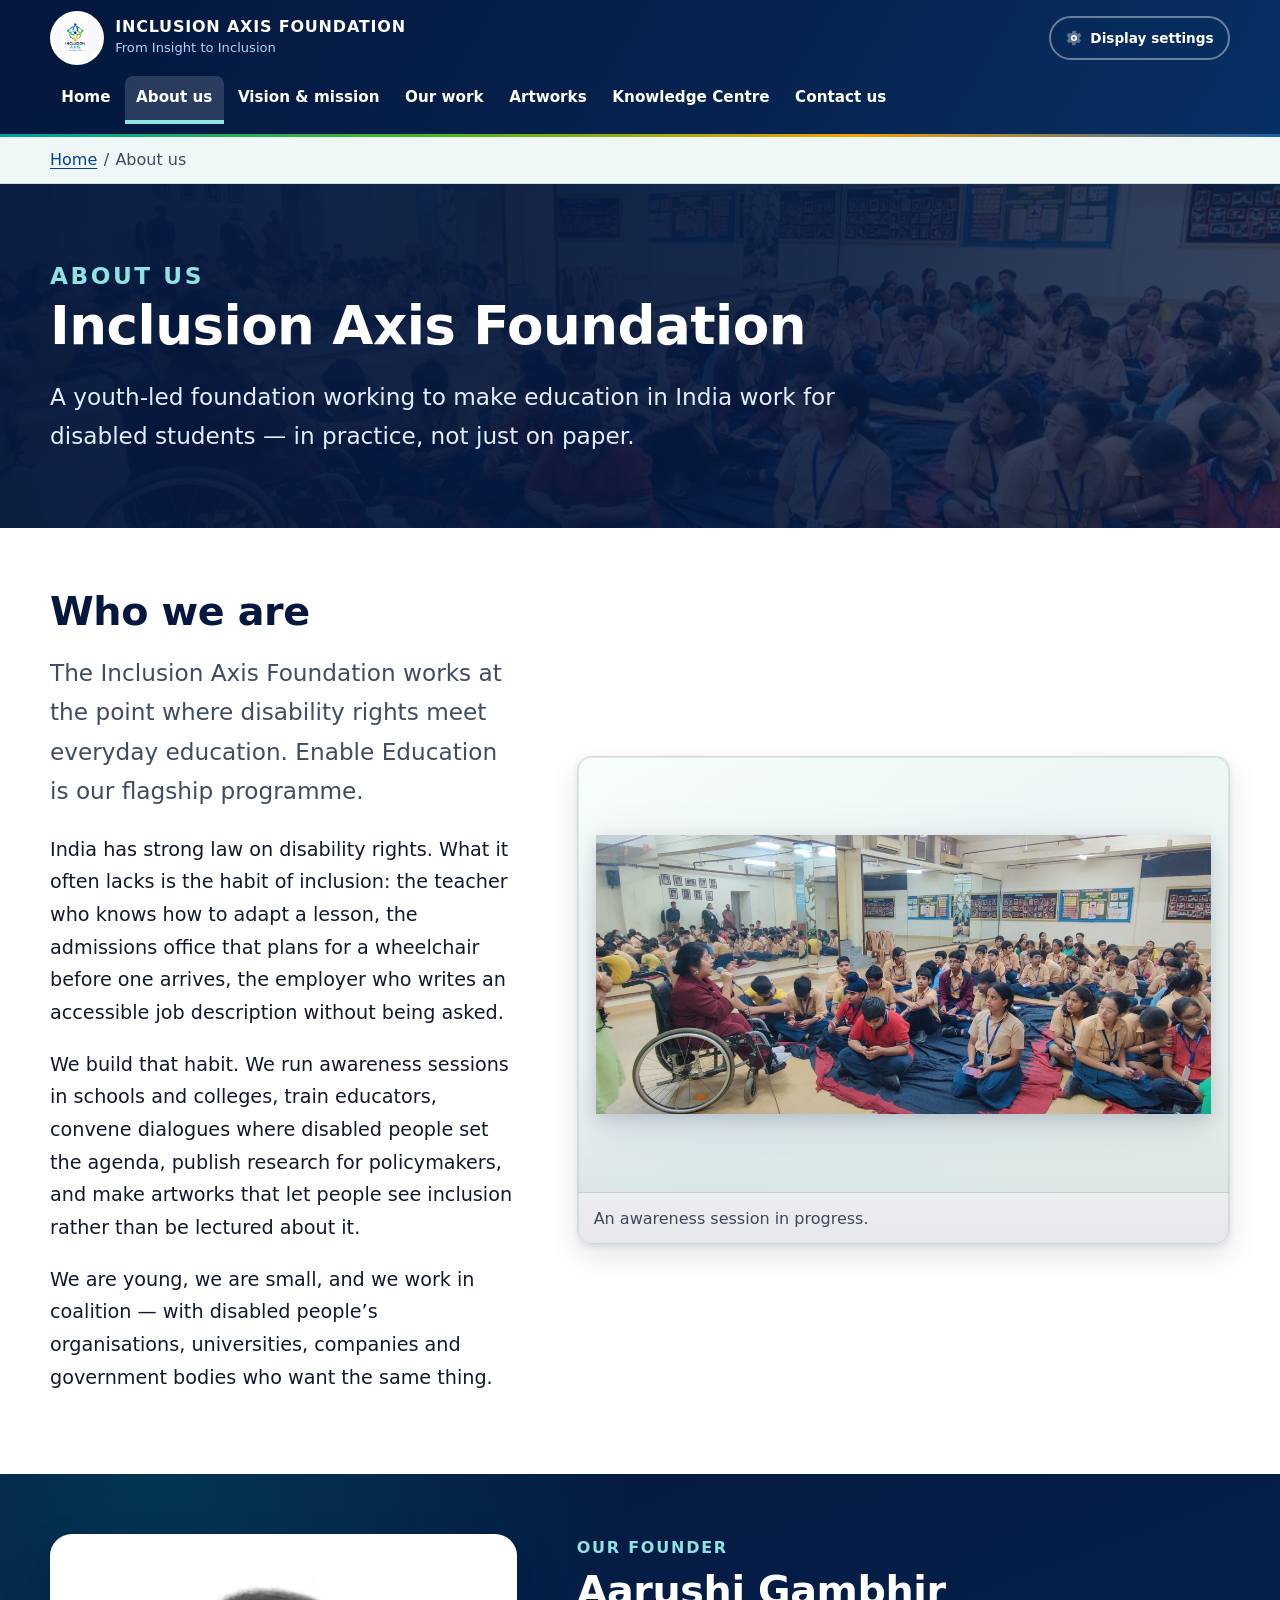
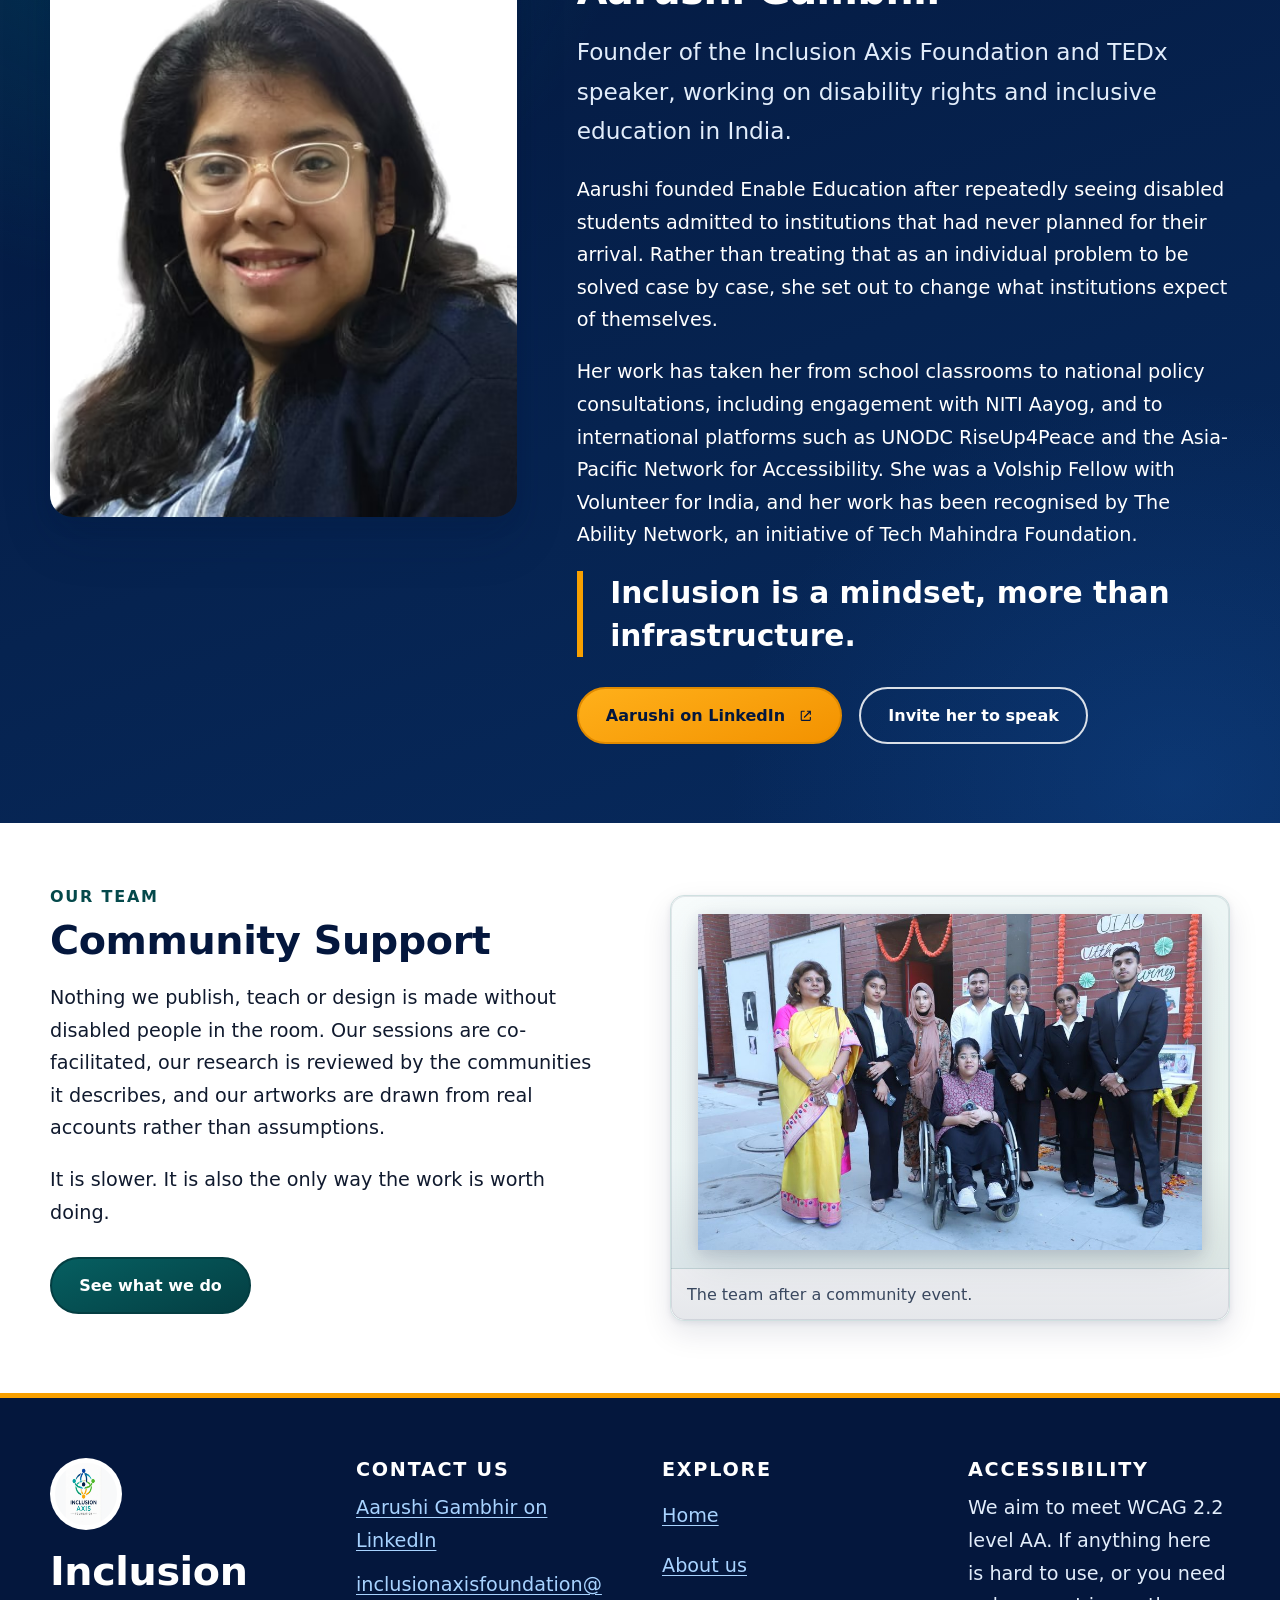
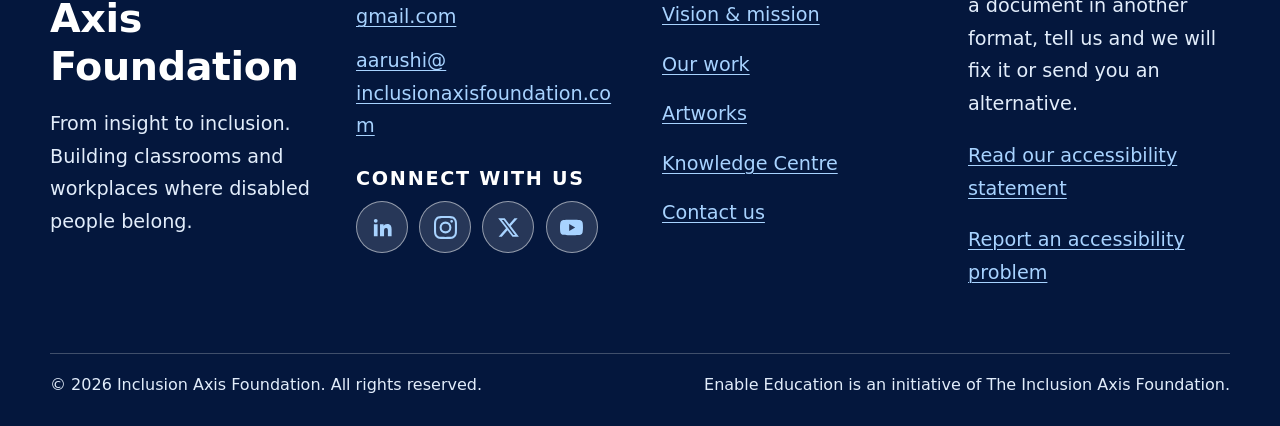
<file: about.html>
<!DOCTYPE html>
<html lang="en">
<head>
<meta charset="utf-8">
<title>About us &mdash; Inclusion Axis Foundation</title>
<meta name="viewport" content="width=device-width, initial-scale=1">
<meta name="description" content="The Inclusion Axis Foundation is a youth-led organisation working on disability inclusion in Indian education, founded by Aarushi Gambhir. Enable Education is its flagship programme.">
<meta name="theme-color" content="#0b1733">
<link rel="canonical" href="https://inclusionaxisfoundation.com/about.html">
<link rel="icon" href="assets/img/favicon-32.png" sizes="32x32" type="image/png">
<link rel="icon" href="assets/img/icon-512.png" sizes="512x512" type="image/png">
<link rel="apple-touch-icon" href="assets/img/apple-touch-icon.png">
<link rel="stylesheet" href="assets/css/style.css">
<meta property="og:title" content="About us &mdash; Inclusion Axis Foundation">
<meta property="og:description" content="The Inclusion Axis Foundation is a youth-led organisation working on disability inclusion in Indian education, founded by Aarushi Gambhir. Enable Education is its flagship programme.">
<meta property="og:type" content="website">
<meta property="og:url" content="https://inclusionaxisfoundation.com/about.html">
<meta property="og:site_name" content="Inclusion Axis Foundation">
<meta property="og:locale" content="en_IN">
<!-- Open Graph requires absolute URLs; scrapers do not resolve relative paths. -->
<meta property="og:image" content="https://inclusionaxisfoundation.com/assets/img/social-about.jpg">
<meta property="og:image:width" content="1200">
<meta property="og:image:height" content="630">
<meta property="og:image:alt" content="A classroom of students seated at desks, taking part in a session.">
<meta name="twitter:card" content="summary_large_image">
<meta name="twitter:title" content="About us &mdash; Inclusion Axis Foundation">
<meta name="twitter:description" content="The Inclusion Axis Foundation is a youth-led organisation working on disability inclusion in Indian education, founded by Aarushi Gambhir. Enable Education is its flagship programme.">
<meta name="twitter:image" content="https://inclusionaxisfoundation.com/assets/img/social-about.jpg">
<meta name="twitter:image:alt" content="A classroom of students seated at desks, taking part in a session.">
</head>
<body>
<svg xmlns="http://www.w3.org/2000/svg" style="display:none" aria-hidden="true" focusable="false">
  <symbol id="icon-external" viewBox="0 0 24 24"><path d="M14 3v2h3.59l-9.3 9.29 1.42 1.42L19 6.41V10h2V3h-7zM5 5h5V3H5a2 2 0 0 0-2 2v14a2 2 0 0 0 2 2h14a2 2 0 0 0 2-2v-5h-2v5H5V5z"/></symbol>
  <symbol id="icon-settings" viewBox="0 0 24 24"><path d="M12 8a4 4 0 1 0 0 8 4 4 0 0 0 0-8zm0 6a2 2 0 1 1 0-4 2 2 0 0 1 0 4z"/><path d="m19.43 12.98.02-.98-.02-.98 2.02-1.58a.5.5 0 0 0 .12-.64l-1.91-3.32a.5.5 0 0 0-.6-.22l-2.39.96a7.3 7.3 0 0 0-1.7-.98l-.36-2.54a.5.5 0 0 0-.5-.42h-3.82a.5.5 0 0 0-.5.42l-.36 2.54c-.6.25-1.17.58-1.7.98l-2.39-.96a.5.5 0 0 0-.6.22L2.43 8.8a.5.5 0 0 0 .12.64l2.02 1.58-.02.98.02.98-2.02 1.58a.5.5 0 0 0-.12.64l1.91 3.32c.13.22.39.31.6.22l2.39-.96c.53.4 1.1.73 1.7.98l.36 2.54c.04.24.25.42.5.42h3.82c.25 0 .46-.18.5-.42l.36-2.54c.6-.25 1.17-.58 1.7-.98l2.39.96c.22.09.47 0 .6-.22l1.91-3.32a.5.5 0 0 0-.12-.64l-2.02-1.58z" opacity=".35"/></symbol>
  <symbol id="icon-linkedin" viewBox="0 0 24 24"><path d="M6.94 5a2 2 0 1 1-4 0 2 2 0 0 1 4 0zM3 8.5h3.87V21H3V8.5zM9.4 8.5h3.71v1.71h.05c.52-.94 1.79-1.93 3.68-1.93 3.94 0 4.66 2.5 4.66 5.75V21h-3.87v-5.5c0-1.31-.02-3-1.86-3-1.87 0-2.15 1.42-2.15 2.9V21H9.4V8.5z"/></symbol>
  <symbol id="icon-instagram" viewBox="0 0 24 24"><path d="M12 2.16c3.2 0 3.58.01 4.85.07 1.17.05 1.8.25 2.23.41.56.22.96.48 1.38.9.42.42.68.82.9 1.38.16.42.36 1.06.41 2.23.06 1.27.07 1.65.07 4.85s-.01 3.58-.07 4.85c-.05 1.17-.25 1.8-.41 2.23-.22.56-.48.96-.9 1.38-.42.42-.82.68-1.38.9-.42.16-1.06.36-2.23.41-1.27.06-1.65.07-4.85.07s-3.58-.01-4.85-.07c-1.17-.05-1.8-.25-2.23-.41-.56-.22-.96-.48-1.38-.9a3.8 3.8 0 0 1-.9-1.38c-.16-.42-.36-1.06-.41-2.23C2.17 15.58 2.16 15.2 2.16 12s.01-3.58.07-4.85c.05-1.17.25-1.8.41-2.23.22-.56.48-.96.9-1.38.42-.42.82-.68 1.38-.9.42-.16 1.06-.36 2.23-.41C8.42 2.17 8.8 2.16 12 2.16zM12 0C8.74 0 8.33.01 7.05.07 5.78.13 4.9.33 4.14.63a5.9 5.9 0 0 0-2.13 1.38A5.9 5.9 0 0 0 .63 4.14c-.3.76-.5 1.64-.56 2.91C.01 8.33 0 8.74 0 12s.01 3.67.07 4.95c.06 1.27.26 2.15.56 2.91a5.9 5.9 0 0 0 1.38 2.13 5.9 5.9 0 0 0 2.13 1.38c.76.3 1.64.5 2.91.56C8.33 23.99 8.74 24 12 24s3.67-.01 4.95-.07c1.27-.06 2.15-.26 2.91-.56a5.9 5.9 0 0 0 2.13-1.38 5.9 5.9 0 0 0 1.38-2.13c.3-.76.5-1.64.56-2.91.06-1.28.07-1.69.07-4.95s-.01-3.67-.07-4.95c-.06-1.27-.26-2.15-.56-2.91a5.9 5.9 0 0 0-1.38-2.13A5.9 5.9 0 0 0 19.86.63c-.76-.3-1.64-.5-2.91-.56C15.67.01 15.26 0 12 0zm0 5.84A6.16 6.16 0 1 0 18.16 12 6.16 6.16 0 0 0 12 5.84zm0 10.16A4 4 0 1 1 16 12a4 4 0 0 1-4 4zm7.85-10.4a1.44 1.44 0 1 1-1.44-1.44 1.44 1.44 0 0 1 1.44 1.44z"/></symbol>
  <symbol id="icon-x" viewBox="0 0 24 24"><path d="M18.24 2.25h3.31l-7.23 8.26 8.5 11.24h-6.65l-5.21-6.82-5.97 6.82H1.68l7.73-8.84L1.25 2.25h6.82l4.71 6.23 5.46-6.23zm-1.16 17.52h1.83L7.02 4.12H5.05l12.03 15.65z"/></symbol>
  <symbol id="icon-youtube" viewBox="0 0 24 24"><path d="M23.5 6.5a3.02 3.02 0 0 0-2.12-2.14C19.5 3.85 12 3.85 12 3.85s-7.5 0-9.38.51A3.02 3.02 0 0 0 .5 6.5C0 8.38 0 12 0 12s0 3.62.5 5.5a3.02 3.02 0 0 0 2.12 2.14c1.88.51 9.38.51 9.38.51s7.5 0 9.38-.51a3.02 3.02 0 0 0 2.12-2.14C24 15.62 24 12 24 12s0-3.62-.5-5.5zM9.6 15.6V8.4l6.24 3.6-6.24 3.6z"/></symbol>
</svg>

<a class="skip-link" href="#main">Skip to main content</a>

<header class="site-header">
  <div class="wrap site-header__inner">
    <a class="brand" href="index.html">
      <img src="assets/img/logo.png" alt="" width="272" height="218">
      <span>
        <span class="brand__name">Inclusion Axis Foundation</span>
        <span class="brand__tagline">From Insight to Inclusion</span>
      </span>
    </a>

    <div class="header-tools">
      <button class="prefs-toggle" type="button" aria-expanded="false" aria-controls="accessibility-preferences" hidden>
        <svg aria-hidden="true" focusable="false"><use href="#icon-settings"></use></svg>
        <span class="prefs-toggle__label">Display<span class="at-wide"> settings</span></span>
      </button>

      <button class="nav-toggle" type="button" aria-expanded="false" aria-controls="primary-navigation" hidden>
        <span class="nav-toggle__bars" aria-hidden="true"></span>
        Menu
      </button>
    </div>

    <nav class="primary-nav" id="primary-navigation" aria-label="Main">
      <ul>
        <li><a href="index.html">Home</a></li>
        <li><a href="about.html" aria-current="page">About us</a></li>
        <li><a href="vision-mission.html">Vision &amp; mission</a></li>
        <li><a href="work.html">Our work</a></li>
        <li><a href="artworks.html">Artworks</a></li>
        <li><a href="knowledge-centre.html">Knowledge Centre</a></li>
        <li><a href="contact.html">Contact us</a></li>
      </ul>
    </nav>
  </div>
</header>

<section class="prefs" id="accessibility-preferences" aria-labelledby="prefs-heading" hidden>
  <div class="wrap prefs__inner">
    <h2 id="prefs-heading">Display settings</h2>
    <p class="prefs__intro">
      Change how this site looks. Your choices are saved in this browser and
      apply to every page. They do not change any other website.
    </p>

    <div class="prefs__grid">
      <fieldset>
        <legend>Text size</legend>
        <div class="opt-row">
          <label class="opt opt--radio"><input type="radio" name="pref-textsize" data-pref="textsize" value="normal" checked><span>Normal</span></label>
          <label class="opt opt--radio"><input type="radio" name="pref-textsize" data-pref="textsize" value="large"><span>Large</span></label>
          <label class="opt opt--radio"><input type="radio" name="pref-textsize" data-pref="textsize" value="larger"><span>Largest</span></label>
        </div>
      </fieldset>

      <fieldset>
        <legend>Text spacing</legend>
        <div class="opt-row">
          <label class="opt opt--radio"><input type="radio" name="pref-spacing" data-pref="spacing" value="normal" checked><span>Normal</span></label>
          <label class="opt opt--radio"><input type="radio" name="pref-spacing" data-pref="spacing" value="roomy"><span>More spaced out</span></label>
        </div>
      </fieldset>

      <fieldset>
        <legend>Reading aids</legend>
        <div class="opt-row">
          <label class="opt"><input type="checkbox" data-pref="underline" value="on" data-off="off"><span>Underline all links</span></label>
          <label class="opt"><input type="checkbox" data-pref="contrast" value="high" data-off="normal"><span>Higher contrast</span></label>
        </div>
      </fieldset>

      <fieldset>
        <legend>Animation</legend>
        <div class="opt-row">
          <label class="opt"><input type="checkbox" data-pref="motion" value="off" data-off="on"><span>Turn off animation</span></label>
        </div>
      </fieldset>
    </div>

    <div class="prefs__actions">
      <button class="btn-plain prefs__reset" type="button">Reset to defaults</button>
      <button class="btn-plain prefs__close" type="button">Close settings</button>
      <p class="prefs__status" role="status"></p>
    </div>
  </div>
</section>

<nav class="breadcrumb" aria-label="Breadcrumb">
  <div class="wrap">
    <ol>
      <li><a href="index.html">Home</a></li>
      <li aria-current="page">About us</li>
    </ol>
  </div>
</nav>

<main id="main">
  <section class="page-hero">
    <div class="page-hero__media">
      <img src="assets/img/about-classroom.jpg" alt="" width="1120" height="506">
    </div>
    <div class="wrap">
      <p class="eyebrow">About us</p>
      <h1>Inclusion Axis Foundation</h1>
      <p>A youth-led foundation working to make education in India work for
        disabled students &mdash; in practice, not just on paper.</p>
    </div>
  </section>

  <section class="section" aria-labelledby="story-heading">
    <div class="wrap">
      <div class="split split--wide-text reveal">
        <div class="prose">
          <h2 id="story-heading">Who we are</h2>
          <p class="lede">
            The Inclusion Axis Foundation works at the point where disability
            rights meet everyday education. Enable Education is our flagship
            programme.
          </p>
          <p>
            India has strong law on disability rights. What it often lacks is
            the habit of inclusion: the teacher who knows how to adapt a
            lesson, the admissions office that plans for a wheelchair before
            one arrives, the employer who writes an accessible job
            description without being asked.
          </p>
          <p>
            We build that habit. We run awareness sessions in schools and
            colleges, train educators, convene dialogues where disabled people
            set the agenda, publish research for policymakers, and make
            artworks that let people see inclusion rather than be lectured
            about it.
          </p>
          <p>
            We are young, we are small, and we work in coalition &mdash; with
            disabled people&rsquo;s organisations, universities, companies and
            government bodies who want the same thing.
          </p>
        </div>
        <figure class="frame frame--safe">
          <img src="assets/img/about-classroom.jpg" alt="A classroom session in progress, with a wheelchair user among the participants at the front of the room." width="1120" height="506" loading="lazy" decoding="async">
          <figcaption>An awareness session in progress.</figcaption>
        </figure>
      </div>
    </div>
  </section>

  <section class="section band--navy" id="founder" aria-labelledby="founder-heading">
    <div class="wrap">
      <div class="feature reveal">
        <div>
          <figure class="feature__portrait">
            <img src="assets/img/founder-portrait.png" alt="Aarushi Gambhir, founder of the Inclusion Axis Foundation." width="572" height="608" loading="lazy" decoding="async">
          </figure>
        </div>
        <div>
          <p class="eyebrow">Our founder</p>
          <h2 id="founder-heading">Aarushi Gambhir</h2>
          <p class="lede">
            Founder of the Inclusion Axis Foundation and TEDx speaker, working
            on disability rights and inclusive education in India.
          </p>
          <p>
            Aarushi founded Enable Education after repeatedly seeing disabled
            students admitted to institutions that had never planned for their
            arrival. Rather than treating that as an individual problem to be
            solved case by case, she set out to change what institutions
            expect of themselves.
          </p>
          <p>
            Her work has taken her from school classrooms to national policy
            consultations, including engagement with NITI Aayog, and to
            international platforms such as UNODC RiseUp4Peace and the
            Asia-Pacific Network for Accessibility. She was a Volship Fellow
            with Volunteer for India, and her work has been recognised by The
            Ability Network, an initiative of Tech Mahindra Foundation.
          </p>
          <blockquote class="pull-quote">
            <p>Inclusion is a mindset, more than infrastructure.</p>
          </blockquote>
          <p class="btn-row">
            <a class="btn btn--amber" href="https://www.linkedin.com/in/aarushigambhir/" rel="noopener" target="_blank">Aarushi on LinkedIn<span class="visually-hidden"> opens LinkedIn profile (opens in a new tab)</span><svg class="ext-icon" aria-hidden="true" focusable="false"><use href="#icon-external"></use></svg></a>
            <a class="btn btn--ghost-light" href="contact.html">Invite her to speak</a>
          </p>
        </div>
      </div>
    </div>
  </section>

  <section class="section" aria-labelledby="team-heading">
    <div class="wrap">
      <div class="split split--media-right reveal">
        <figure class="frame frame--safe">
          <img src="assets/img/team.jpg" alt="The Enable Education team together after an event, including a wheelchair user at the centre of the group." width="936" height="624" loading="lazy" decoding="async">
          <figcaption>The team after a community event.</figcaption>
        </figure>
        <div>
          <p class="eyebrow">Our team</p>
          <h2 id="team-heading">Community Support</h2>
          <p>
            Nothing we publish, teach or design is made without disabled people
            in the room. Our sessions are co-facilitated, our research is
            reviewed by the communities it describes, and our artworks are
            drawn from real accounts rather than assumptions.
          </p>
          <p>
            It is slower. It is also the only way the work is worth doing.
          </p>
          <p class="btn-row">
            <a class="btn btn--primary" href="work.html">See what we do</a>
          </p>
        </div>
      </div>
    </div>
  </section>
</main>

<footer class="site-footer">
  <div class="wrap">
    <div class="footer-grid">
      <div class="footer-brand">
        <img src="assets/img/logo.png" alt="" width="272" height="218">
        <h2>Inclusion Axis Foundation</h2>
        <p>From insight to inclusion. Building classrooms and workplaces where
          disabled people belong.</p>
      </div>

      <div>
        <h3>Contact us</h3>
        <ul class="contact-list">
          <li><a href="https://www.linkedin.com/in/aarushigambhir/" rel="noopener" target="_blank">Aarushi Gambhir on LinkedIn<span class="visually-hidden"> (opens in a new tab)</span></a></li>
          <li><a href="mailto:inclusionaxisfoundation@gmail.com">inclusionaxisfoundation@<wbr>gmail.com</a></li>
          <li><a href="mailto:aarushi@inclusionaxisfoundation.com">aarushi@<wbr>inclusionaxisfoundation.com</a></li>
        </ul>

        <h3 style="margin-top:1.5rem">Connect with us</h3>
        <ul class="social-list">
          <li><a href="https://www.linkedin.com/company/enable-education-1/home/" rel="noopener" target="_blank"><svg aria-hidden="true" focusable="false"><use href="#icon-linkedin"></use></svg><span class="visually-hidden">Enable Education on LinkedIn (opens in a new tab)</span></a></li>
          <li><a href="https://www.instagram.com/inclusionaxisfoundation?igsh=OXpyNTQ4dXNpM21m" rel="noopener" target="_blank"><svg aria-hidden="true" focusable="false"><use href="#icon-instagram"></use></svg><span class="visually-hidden">Inclusion Axis Foundation on Instagram (opens in a new tab)</span></a></li>
          <li><a href="https://x.com/enableeducation?t=6LmXwSsxmcVuHl_wjzEHXg&amp;s=09" rel="noopener" target="_blank"><svg aria-hidden="true" focusable="false"><use href="#icon-x"></use></svg><span class="visually-hidden">Enable Education on X, formerly Twitter (opens in a new tab)</span></a></li>
          <li><a href="https://youtube.com/@inclusion_axis_foundation?si=FFW_-bEmGm1JqRyU" rel="noopener" target="_blank"><svg aria-hidden="true" focusable="false"><use href="#icon-youtube"></use></svg><span class="visually-hidden">Inclusion Axis Foundation on YouTube (opens in a new tab)</span></a></li>
        </ul>
      </div>

      <nav class="footer-nav" aria-label="Footer">
        <h3>Explore</h3>
        <ul>
          <li><a href="index.html">Home</a></li>
          <li><a href="about.html">About us</a></li>
          <li><a href="vision-mission.html">Vision &amp; mission</a></li>
          <li><a href="work.html">Our work</a></li>
          <li><a href="artworks.html">Artworks</a></li>
          <li><a href="knowledge-centre.html">Knowledge Centre</a></li>
          <li><a href="contact.html">Contact us</a></li>
        </ul>
      </nav>

      <div>
        <h3>Accessibility</h3>
        <p>We aim to meet WCAG 2.2 level AA. If anything here is hard to use,
          or you need a document in another format, tell us and we will fix it
          or send you an alternative.</p>
        <p>
          <a href="accessibility.html">Read our accessibility statement</a>
        </p>
        <p>
          <a href="mailto:inclusionaxisfoundation@gmail.com?subject=Accessibility%20on%20the%20IAF%20website">Report an accessibility problem</a>
        </p>
      </div>
    </div>

    <div class="footer-bottom">
      <p>&copy; 2026 Inclusion Axis Foundation. All rights reserved.</p>
      <p>Enable Education is an initiative of The Inclusion Axis Foundation.</p>
    </div>
  </div>
</footer>

<script src="assets/js/site.js"></script>
</body>
</html>
</file>
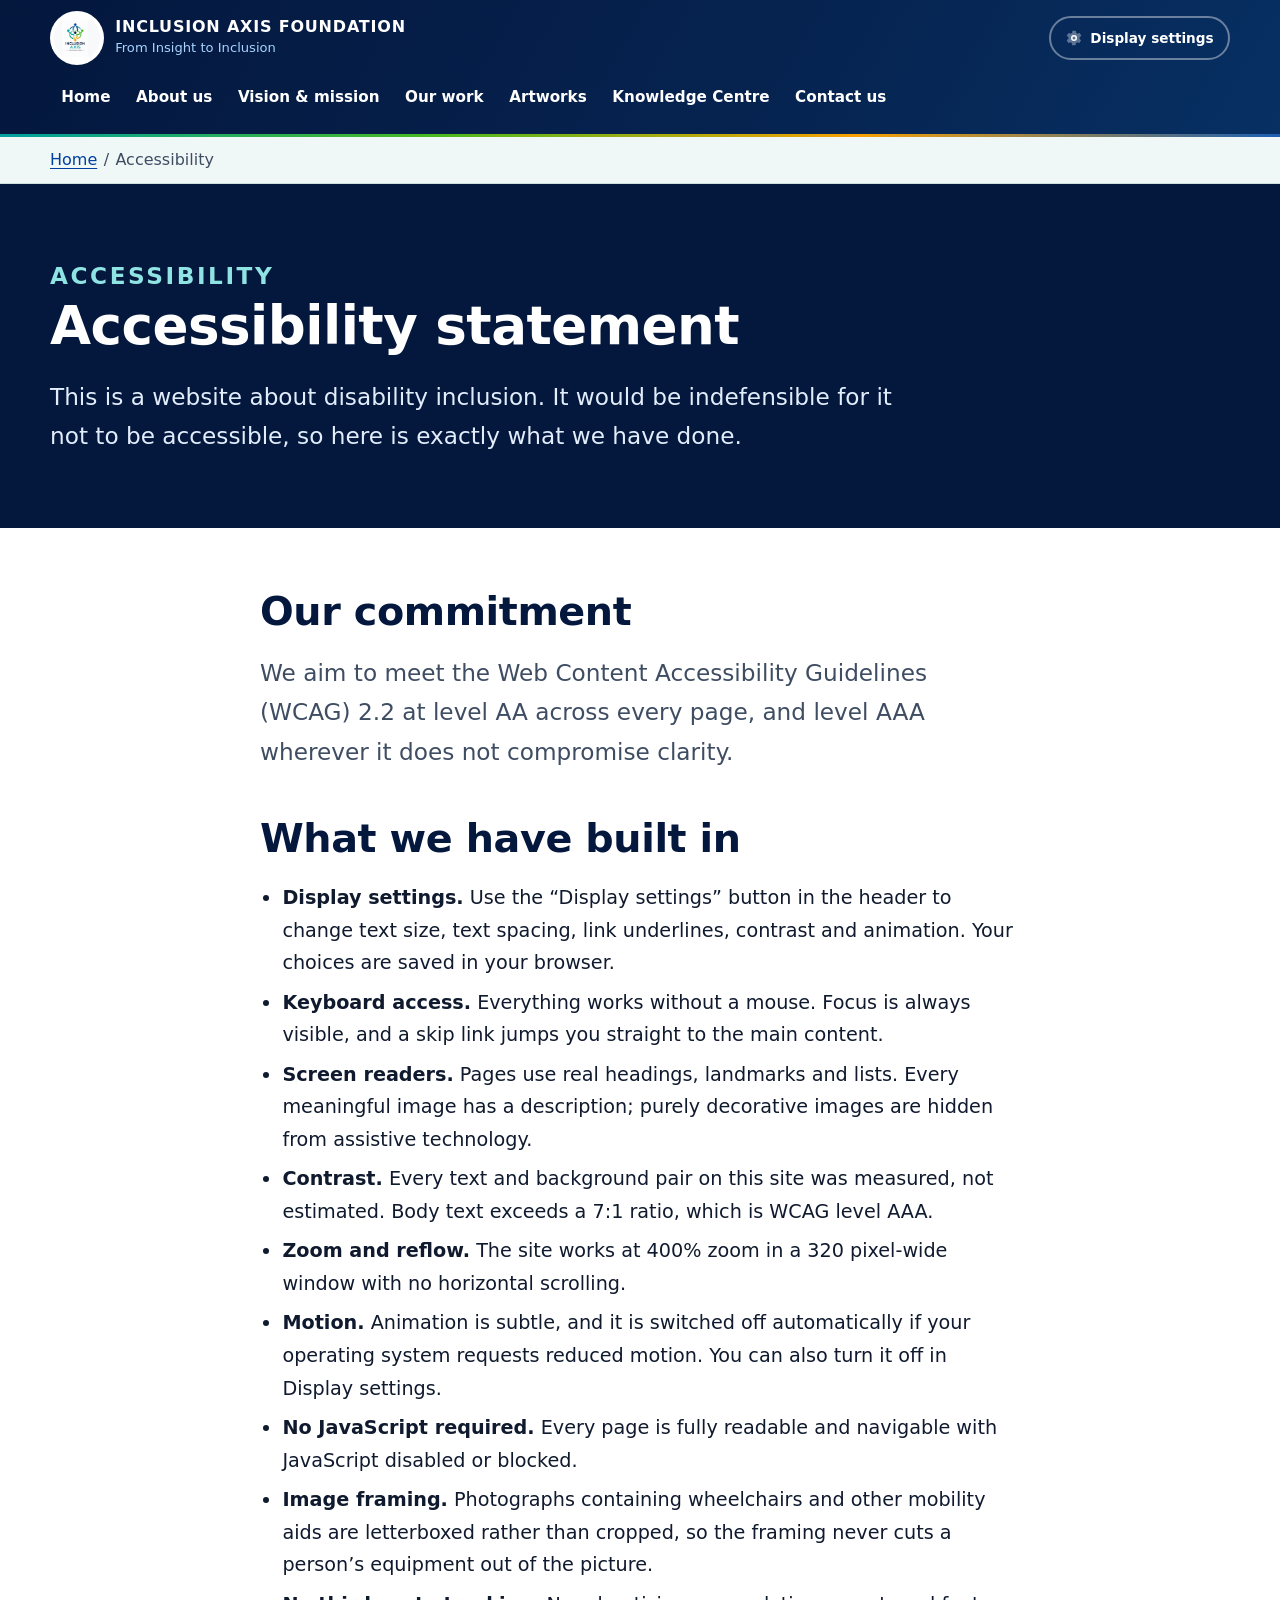
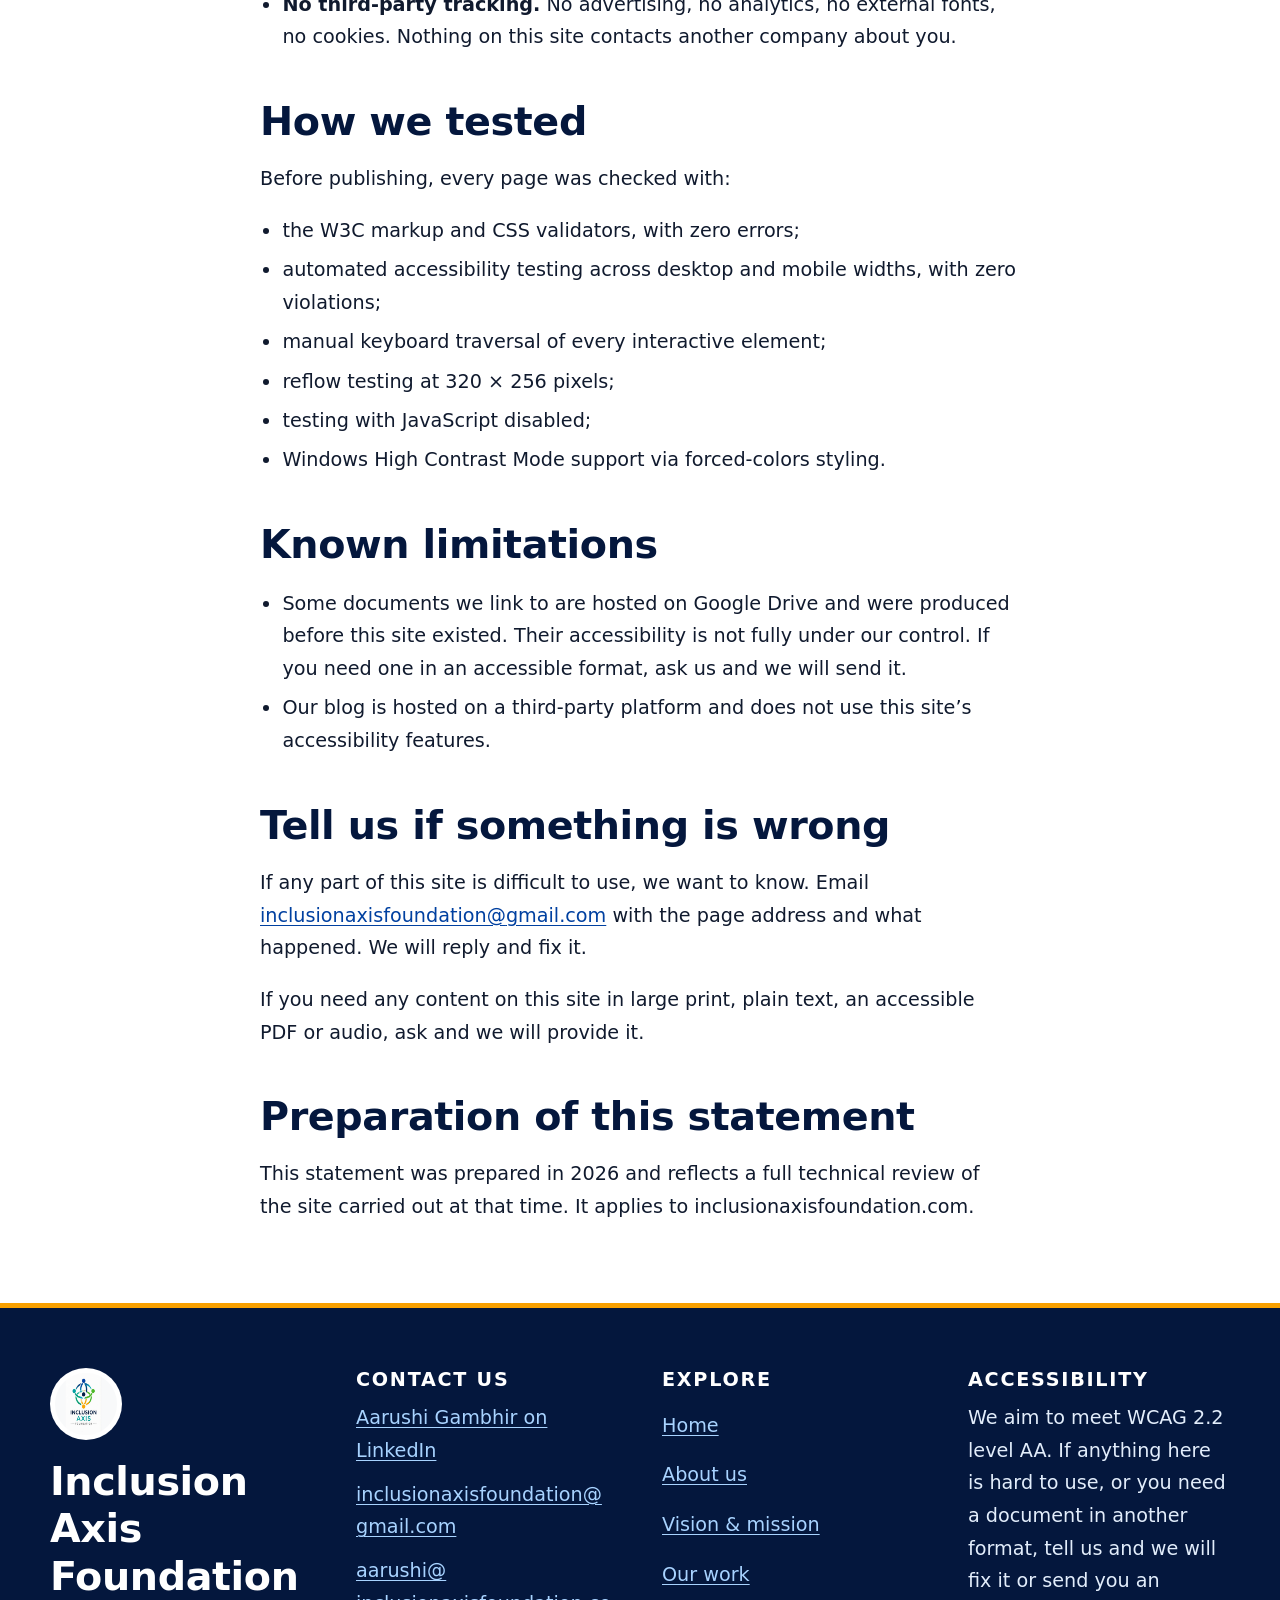
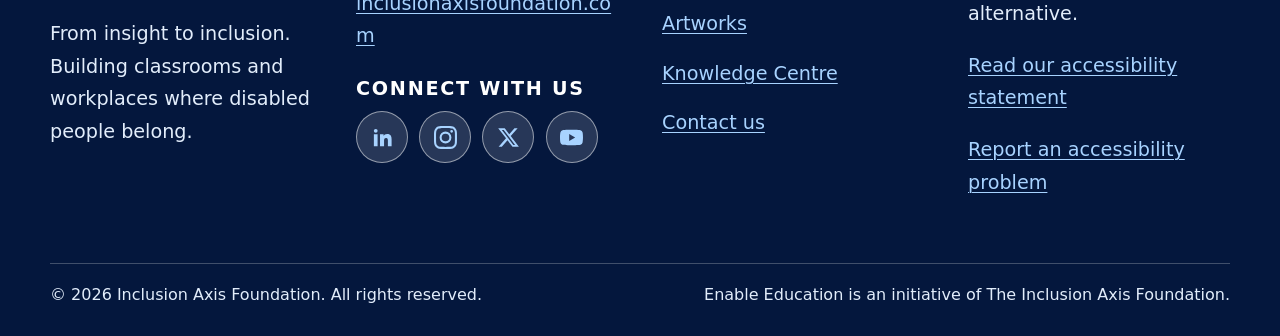
<file: accessibility.html>
<!DOCTYPE html>
<html lang="en">
<head>
<meta charset="utf-8">
<title>Accessibility statement &mdash; Inclusion Axis Foundation</title>
<meta name="viewport" content="width=device-width, initial-scale=1">
<meta name="description" content="How the Inclusion Axis Foundation website meets WCAG 2.2, what we tested, known limitations, and how to report an accessibility problem.">
<meta name="theme-color" content="#0b1733">
<link rel="canonical" href="https://inclusionaxisfoundation.com/accessibility.html">
<link rel="icon" href="assets/img/favicon-32.png" sizes="32x32" type="image/png">
<link rel="icon" href="assets/img/icon-512.png" sizes="512x512" type="image/png">
<link rel="apple-touch-icon" href="assets/img/apple-touch-icon.png">
<link rel="stylesheet" href="assets/css/style.css">
<meta property="og:title" content="Accessibility statement &mdash; Inclusion Axis Foundation">
<meta property="og:description" content="How the Inclusion Axis Foundation website meets WCAG 2.2, what we tested, known limitations, and how to report an accessibility problem.">
<meta property="og:type" content="website">
<meta property="og:url" content="https://inclusionaxisfoundation.com/accessibility.html">
<meta property="og:site_name" content="Inclusion Axis Foundation">
<meta property="og:locale" content="en_IN">
<!-- Open Graph requires absolute URLs; scrapers do not resolve relative paths. -->
<meta property="og:image" content="https://inclusionaxisfoundation.com/assets/img/social-card.jpg">
<meta property="og:image:width" content="1200">
<meta property="og:image:height" content="630">
<meta property="og:image:alt" content="Participants at the NCERT and UNODC RiseUp4Peace education stakeholders&rsquo; dialogue in New Delhi &mdash; students, educators and officials standing together, with several wheelchair users among them at the front.">
<meta name="twitter:card" content="summary_large_image">
<meta name="twitter:title" content="Accessibility statement &mdash; Inclusion Axis Foundation">
<meta name="twitter:description" content="How the Inclusion Axis Foundation website meets WCAG 2.2, what we tested, known limitations, and how to report an accessibility problem.">
<meta name="twitter:image" content="https://inclusionaxisfoundation.com/assets/img/social-card.jpg">
<meta name="twitter:image:alt" content="Participants at the NCERT and UNODC RiseUp4Peace education stakeholders&rsquo; dialogue in New Delhi &mdash; students, educators and officials standing together, with several wheelchair users among them at the front.">
</head>
<body>
<svg xmlns="http://www.w3.org/2000/svg" style="display:none" aria-hidden="true" focusable="false">
  <symbol id="icon-external" viewBox="0 0 24 24"><path d="M14 3v2h3.59l-9.3 9.29 1.42 1.42L19 6.41V10h2V3h-7zM5 5h5V3H5a2 2 0 0 0-2 2v14a2 2 0 0 0 2 2h14a2 2 0 0 0 2-2v-5h-2v5H5V5z"/></symbol>
  <symbol id="icon-settings" viewBox="0 0 24 24"><path d="M12 8a4 4 0 1 0 0 8 4 4 0 0 0 0-8zm0 6a2 2 0 1 1 0-4 2 2 0 0 1 0 4z"/><path d="m19.43 12.98.02-.98-.02-.98 2.02-1.58a.5.5 0 0 0 .12-.64l-1.91-3.32a.5.5 0 0 0-.6-.22l-2.39.96a7.3 7.3 0 0 0-1.7-.98l-.36-2.54a.5.5 0 0 0-.5-.42h-3.82a.5.5 0 0 0-.5.42l-.36 2.54c-.6.25-1.17.58-1.7.98l-2.39-.96a.5.5 0 0 0-.6.22L2.43 8.8a.5.5 0 0 0 .12.64l2.02 1.58-.02.98.02.98-2.02 1.58a.5.5 0 0 0-.12.64l1.91 3.32c.13.22.39.31.6.22l2.39-.96c.53.4 1.1.73 1.7.98l.36 2.54c.04.24.25.42.5.42h3.82c.25 0 .46-.18.5-.42l.36-2.54c.6-.25 1.17-.58 1.7-.98l2.39.96c.22.09.47 0 .6-.22l1.91-3.32a.5.5 0 0 0-.12-.64l-2.02-1.58z" opacity=".35"/></symbol>
  <symbol id="icon-linkedin" viewBox="0 0 24 24"><path d="M6.94 5a2 2 0 1 1-4 0 2 2 0 0 1 4 0zM3 8.5h3.87V21H3V8.5zM9.4 8.5h3.71v1.71h.05c.52-.94 1.79-1.93 3.68-1.93 3.94 0 4.66 2.5 4.66 5.75V21h-3.87v-5.5c0-1.31-.02-3-1.86-3-1.87 0-2.15 1.42-2.15 2.9V21H9.4V8.5z"/></symbol>
  <symbol id="icon-instagram" viewBox="0 0 24 24"><path d="M12 2.16c3.2 0 3.58.01 4.85.07 1.17.05 1.8.25 2.23.41.56.22.96.48 1.38.9.42.42.68.82.9 1.38.16.42.36 1.06.41 2.23.06 1.27.07 1.65.07 4.85s-.01 3.58-.07 4.85c-.05 1.17-.25 1.8-.41 2.23-.22.56-.48.96-.9 1.38-.42.42-.82.68-1.38.9-.42.16-1.06.36-2.23.41-1.27.06-1.65.07-4.85.07s-3.58-.01-4.85-.07c-1.17-.05-1.8-.25-2.23-.41-.56-.22-.96-.48-1.38-.9a3.8 3.8 0 0 1-.9-1.38c-.16-.42-.36-1.06-.41-2.23C2.17 15.58 2.16 15.2 2.16 12s.01-3.58.07-4.85c.05-1.17.25-1.8.41-2.23.22-.56.48-.96.9-1.38.42-.42.82-.68 1.38-.9.42-.16 1.06-.36 2.23-.41C8.42 2.17 8.8 2.16 12 2.16zM12 0C8.74 0 8.33.01 7.05.07 5.78.13 4.9.33 4.14.63a5.9 5.9 0 0 0-2.13 1.38A5.9 5.9 0 0 0 .63 4.14c-.3.76-.5 1.64-.56 2.91C.01 8.33 0 8.74 0 12s.01 3.67.07 4.95c.06 1.27.26 2.15.56 2.91a5.9 5.9 0 0 0 1.38 2.13 5.9 5.9 0 0 0 2.13 1.38c.76.3 1.64.5 2.91.56C8.33 23.99 8.74 24 12 24s3.67-.01 4.95-.07c1.27-.06 2.15-.26 2.91-.56a5.9 5.9 0 0 0 2.13-1.38 5.9 5.9 0 0 0 1.38-2.13c.3-.76.5-1.64.56-2.91.06-1.28.07-1.69.07-4.95s-.01-3.67-.07-4.95c-.06-1.27-.26-2.15-.56-2.91a5.9 5.9 0 0 0-1.38-2.13A5.9 5.9 0 0 0 19.86.63c-.76-.3-1.64-.5-2.91-.56C15.67.01 15.26 0 12 0zm0 5.84A6.16 6.16 0 1 0 18.16 12 6.16 6.16 0 0 0 12 5.84zm0 10.16A4 4 0 1 1 16 12a4 4 0 0 1-4 4zm7.85-10.4a1.44 1.44 0 1 1-1.44-1.44 1.44 1.44 0 0 1 1.44 1.44z"/></symbol>
  <symbol id="icon-x" viewBox="0 0 24 24"><path d="M18.24 2.25h3.31l-7.23 8.26 8.5 11.24h-6.65l-5.21-6.82-5.97 6.82H1.68l7.73-8.84L1.25 2.25h6.82l4.71 6.23 5.46-6.23zm-1.16 17.52h1.83L7.02 4.12H5.05l12.03 15.65z"/></symbol>
  <symbol id="icon-youtube" viewBox="0 0 24 24"><path d="M23.5 6.5a3.02 3.02 0 0 0-2.12-2.14C19.5 3.85 12 3.85 12 3.85s-7.5 0-9.38.51A3.02 3.02 0 0 0 .5 6.5C0 8.38 0 12 0 12s0 3.62.5 5.5a3.02 3.02 0 0 0 2.12 2.14c1.88.51 9.38.51 9.38.51s7.5 0 9.38-.51a3.02 3.02 0 0 0 2.12-2.14C24 15.62 24 12 24 12s0-3.62-.5-5.5zM9.6 15.6V8.4l6.24 3.6-6.24 3.6z"/></symbol>
</svg>

<a class="skip-link" href="#main">Skip to main content</a>

<header class="site-header">
  <div class="wrap site-header__inner">
    <a class="brand" href="index.html">
      <img src="assets/img/logo.png" alt="" width="272" height="218">
      <span>
        <span class="brand__name">Inclusion Axis Foundation</span>
        <span class="brand__tagline">From Insight to Inclusion</span>
      </span>
    </a>

    <div class="header-tools">
      <button class="prefs-toggle" type="button" aria-expanded="false" aria-controls="accessibility-preferences" hidden>
        <svg aria-hidden="true" focusable="false"><use href="#icon-settings"></use></svg>
        <span class="prefs-toggle__label">Display<span class="at-wide"> settings</span></span>
      </button>

      <button class="nav-toggle" type="button" aria-expanded="false" aria-controls="primary-navigation" hidden>
        <span class="nav-toggle__bars" aria-hidden="true"></span>
        Menu
      </button>
    </div>

    <nav class="primary-nav" id="primary-navigation" aria-label="Main">
      <ul>
        <li><a href="index.html">Home</a></li>
        <li><a href="about.html">About us</a></li>
        <li><a href="vision-mission.html">Vision &amp; mission</a></li>
        <li><a href="work.html">Our work</a></li>
        <li><a href="artworks.html">Artworks</a></li>
        <li><a href="knowledge-centre.html">Knowledge Centre</a></li>
        <li><a href="contact.html">Contact us</a></li>
      </ul>
    </nav>
  </div>
</header>

<section class="prefs" id="accessibility-preferences" aria-labelledby="prefs-heading" hidden>
  <div class="wrap prefs__inner">
    <h2 id="prefs-heading">Display settings</h2>
    <p class="prefs__intro">
      Change how this site looks. Your choices are saved in this browser and
      apply to every page. They do not change any other website.
    </p>

    <div class="prefs__grid">
      <fieldset>
        <legend>Text size</legend>
        <div class="opt-row">
          <label class="opt opt--radio"><input type="radio" name="pref-textsize" data-pref="textsize" value="normal" checked><span>Normal</span></label>
          <label class="opt opt--radio"><input type="radio" name="pref-textsize" data-pref="textsize" value="large"><span>Large</span></label>
          <label class="opt opt--radio"><input type="radio" name="pref-textsize" data-pref="textsize" value="larger"><span>Largest</span></label>
        </div>
      </fieldset>

      <fieldset>
        <legend>Text spacing</legend>
        <div class="opt-row">
          <label class="opt opt--radio"><input type="radio" name="pref-spacing" data-pref="spacing" value="normal" checked><span>Normal</span></label>
          <label class="opt opt--radio"><input type="radio" name="pref-spacing" data-pref="spacing" value="roomy"><span>More spaced out</span></label>
        </div>
      </fieldset>

      <fieldset>
        <legend>Reading aids</legend>
        <div class="opt-row">
          <label class="opt"><input type="checkbox" data-pref="underline" value="on" data-off="off"><span>Underline all links</span></label>
          <label class="opt"><input type="checkbox" data-pref="contrast" value="high" data-off="normal"><span>Higher contrast</span></label>
        </div>
      </fieldset>

      <fieldset>
        <legend>Animation</legend>
        <div class="opt-row">
          <label class="opt"><input type="checkbox" data-pref="motion" value="off" data-off="on"><span>Turn off animation</span></label>
        </div>
      </fieldset>
    </div>

    <div class="prefs__actions">
      <button class="btn-plain prefs__reset" type="button">Reset to defaults</button>
      <button class="btn-plain prefs__close" type="button">Close settings</button>
      <p class="prefs__status" role="status"></p>
    </div>
  </div>
</section>

<nav class="breadcrumb" aria-label="Breadcrumb">
  <div class="wrap">
    <ol>
      <li><a href="index.html">Home</a></li>
      <li aria-current="page">Accessibility</li>
    </ol>
  </div>
</nav>

<main id="main">
  <section class="page-hero">
    <div class="wrap">
      <p class="eyebrow">Accessibility</p>
      <h1>Accessibility statement</h1>
      <p>This is a website about disability inclusion. It would be indefensible
        for it not to be accessible, so here is exactly what we have done.</p>
    </div>
  </section>

  <section class="section" aria-labelledby="commit-heading">
    <div class="wrap-narrow prose">
      <h2 id="commit-heading">Our commitment</h2>
      <p class="lede">
        We aim to meet the Web Content Accessibility Guidelines (WCAG) 2.2 at
        level AA across every page, and level AAA wherever it does not
        compromise clarity.
      </p>

      <h2>What we have built in</h2>
      <ul>
        <li><strong>Display settings.</strong> Use the &ldquo;Display
          settings&rdquo; button in the header to change text size, text
          spacing, link underlines, contrast and animation. Your choices are
          saved in your browser.</li>
        <li><strong>Keyboard access.</strong> Everything works without a mouse.
          Focus is always visible, and a skip link jumps you straight to the
          main content.</li>
        <li><strong>Screen readers.</strong> Pages use real headings,
          landmarks and lists. Every meaningful image has a description; purely
          decorative images are hidden from assistive technology.</li>
        <li><strong>Contrast.</strong> Every text and background pair on this
          site was measured, not estimated. Body text exceeds a 7:1 ratio,
          which is WCAG level AAA.</li>
        <li><strong>Zoom and reflow.</strong> The site works at 400% zoom in a
          320&nbsp;pixel-wide window with no horizontal scrolling.</li>
        <li><strong>Motion.</strong> Animation is subtle, and it is switched
          off automatically if your operating system requests reduced motion.
          You can also turn it off in Display settings.</li>
        <li><strong>No JavaScript required.</strong> Every page is fully
          readable and navigable with JavaScript disabled or blocked.</li>
        <li><strong>Image framing.</strong> Photographs containing wheelchairs
          and other mobility aids are letterboxed rather than cropped, so the
          framing never cuts a person&rsquo;s equipment out of the picture.</li>
        <li><strong>No third-party tracking.</strong> No advertising, no
          analytics, no external fonts, no cookies. Nothing on this site
          contacts another company about you.</li>
      </ul>

      <h2>How we tested</h2>
      <p>Before publishing, every page was checked with:</p>
      <ul>
        <li>the W3C markup and CSS validators, with zero errors;</li>
        <li>automated accessibility testing across desktop and mobile widths,
          with zero violations;</li>
        <li>manual keyboard traversal of every interactive element;</li>
        <li>reflow testing at 320&nbsp;&times;&nbsp;256&nbsp;pixels;</li>
        <li>testing with JavaScript disabled;</li>
        <li>Windows High Contrast Mode support via forced-colors styling.</li>
      </ul>

      <h2>Known limitations</h2>
      <ul>
        <li>Some documents we link to are hosted on Google Drive and were
          produced before this site existed. Their accessibility is not fully
          under our control. If you need one in an accessible format, ask us
          and we will send it.</li>
        <li>Our blog is hosted on a third-party platform and does not use this
          site&rsquo;s accessibility features.</li>
      </ul>

      <h2>Tell us if something is wrong</h2>
      <p>
        If any part of this site is difficult to use, we want to know. Email
        <a href="mailto:inclusionaxisfoundation@gmail.com?subject=Accessibility%20on%20the%20IAF%20website">inclusionaxisfoundation@<wbr>gmail.com</a>
        with the page address and what happened. We will reply and fix it.
      </p>
      <p>
        If you need any content on this site in large print, plain text, an
        accessible PDF or audio, ask and we will provide it.
      </p>

      <h2>Preparation of this statement</h2>
      <p>
        This statement was prepared in 2026 and reflects a full technical
        review of the site carried out at that time. It applies to
        inclusionaxisfoundation.com.
      </p>
    </div>
  </section>

</main>

<footer class="site-footer">
  <div class="wrap">
    <div class="footer-grid">
      <div class="footer-brand">
        <img src="assets/img/logo.png" alt="" width="272" height="218">
        <h2>Inclusion Axis Foundation</h2>
        <p>From insight to inclusion. Building classrooms and workplaces where
          disabled people belong.</p>
      </div>

      <div>
        <h3>Contact us</h3>
        <ul class="contact-list">
          <li><a href="https://www.linkedin.com/in/aarushigambhir/" rel="noopener" target="_blank">Aarushi Gambhir on LinkedIn<span class="visually-hidden"> (opens in a new tab)</span></a></li>
          <li><a href="mailto:inclusionaxisfoundation@gmail.com">inclusionaxisfoundation@<wbr>gmail.com</a></li>
          <li><a href="mailto:aarushi@inclusionaxisfoundation.com">aarushi@<wbr>inclusionaxisfoundation.com</a></li>
        </ul>

        <h3 style="margin-top:1.5rem">Connect with us</h3>
        <ul class="social-list">
          <li><a href="https://www.linkedin.com/company/enable-education-1/home/" rel="noopener" target="_blank"><svg aria-hidden="true" focusable="false"><use href="#icon-linkedin"></use></svg><span class="visually-hidden">Enable Education on LinkedIn (opens in a new tab)</span></a></li>
          <li><a href="https://www.instagram.com/inclusionaxisfoundation?igsh=OXpyNTQ4dXNpM21m" rel="noopener" target="_blank"><svg aria-hidden="true" focusable="false"><use href="#icon-instagram"></use></svg><span class="visually-hidden">Inclusion Axis Foundation on Instagram (opens in a new tab)</span></a></li>
          <li><a href="https://x.com/enableeducation?t=6LmXwSsxmcVuHl_wjzEHXg&amp;s=09" rel="noopener" target="_blank"><svg aria-hidden="true" focusable="false"><use href="#icon-x"></use></svg><span class="visually-hidden">Enable Education on X, formerly Twitter (opens in a new tab)</span></a></li>
          <li><a href="https://youtube.com/@inclusion_axis_foundation?si=FFW_-bEmGm1JqRyU" rel="noopener" target="_blank"><svg aria-hidden="true" focusable="false"><use href="#icon-youtube"></use></svg><span class="visually-hidden">Inclusion Axis Foundation on YouTube (opens in a new tab)</span></a></li>
        </ul>
      </div>

      <nav class="footer-nav" aria-label="Footer">
        <h3>Explore</h3>
        <ul>
          <li><a href="index.html">Home</a></li>
          <li><a href="about.html">About us</a></li>
          <li><a href="vision-mission.html">Vision &amp; mission</a></li>
          <li><a href="work.html">Our work</a></li>
          <li><a href="artworks.html">Artworks</a></li>
          <li><a href="knowledge-centre.html">Knowledge Centre</a></li>
          <li><a href="contact.html">Contact us</a></li>
        </ul>
      </nav>

      <div>
        <h3>Accessibility</h3>
        <p>We aim to meet WCAG 2.2 level AA. If anything here is hard to use,
          or you need a document in another format, tell us and we will fix it
          or send you an alternative.</p>
        <p>
          <a href="accessibility.html">Read our accessibility statement</a>
        </p>
        <p>
          <a href="mailto:inclusionaxisfoundation@gmail.com?subject=Accessibility%20on%20the%20IAF%20website">Report an accessibility problem</a>
        </p>
      </div>
    </div>

    <div class="footer-bottom">
      <p>&copy; 2026 Inclusion Axis Foundation. All rights reserved.</p>
      <p>Enable Education is an initiative of The Inclusion Axis Foundation.</p>
    </div>
  </div>
</footer>

<script src="assets/js/site.js"></script>
</body>
</html>
</file>
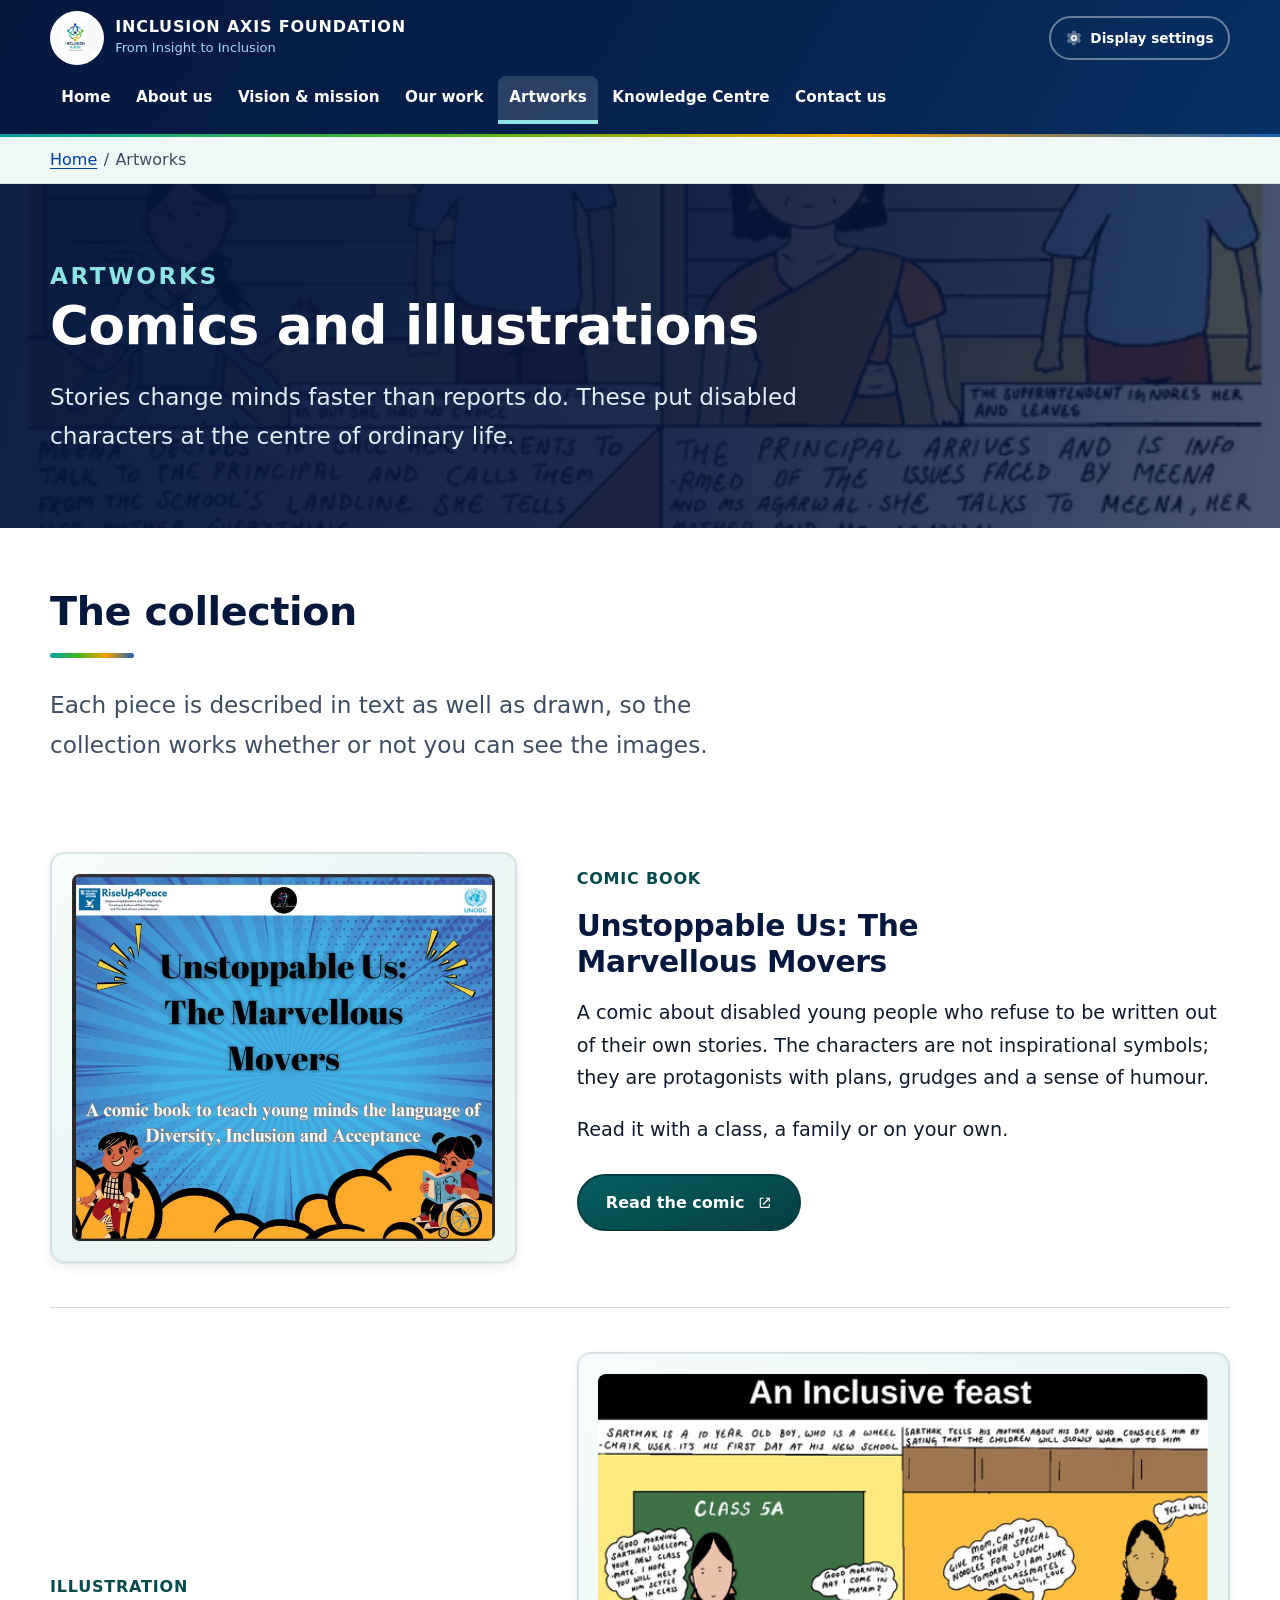
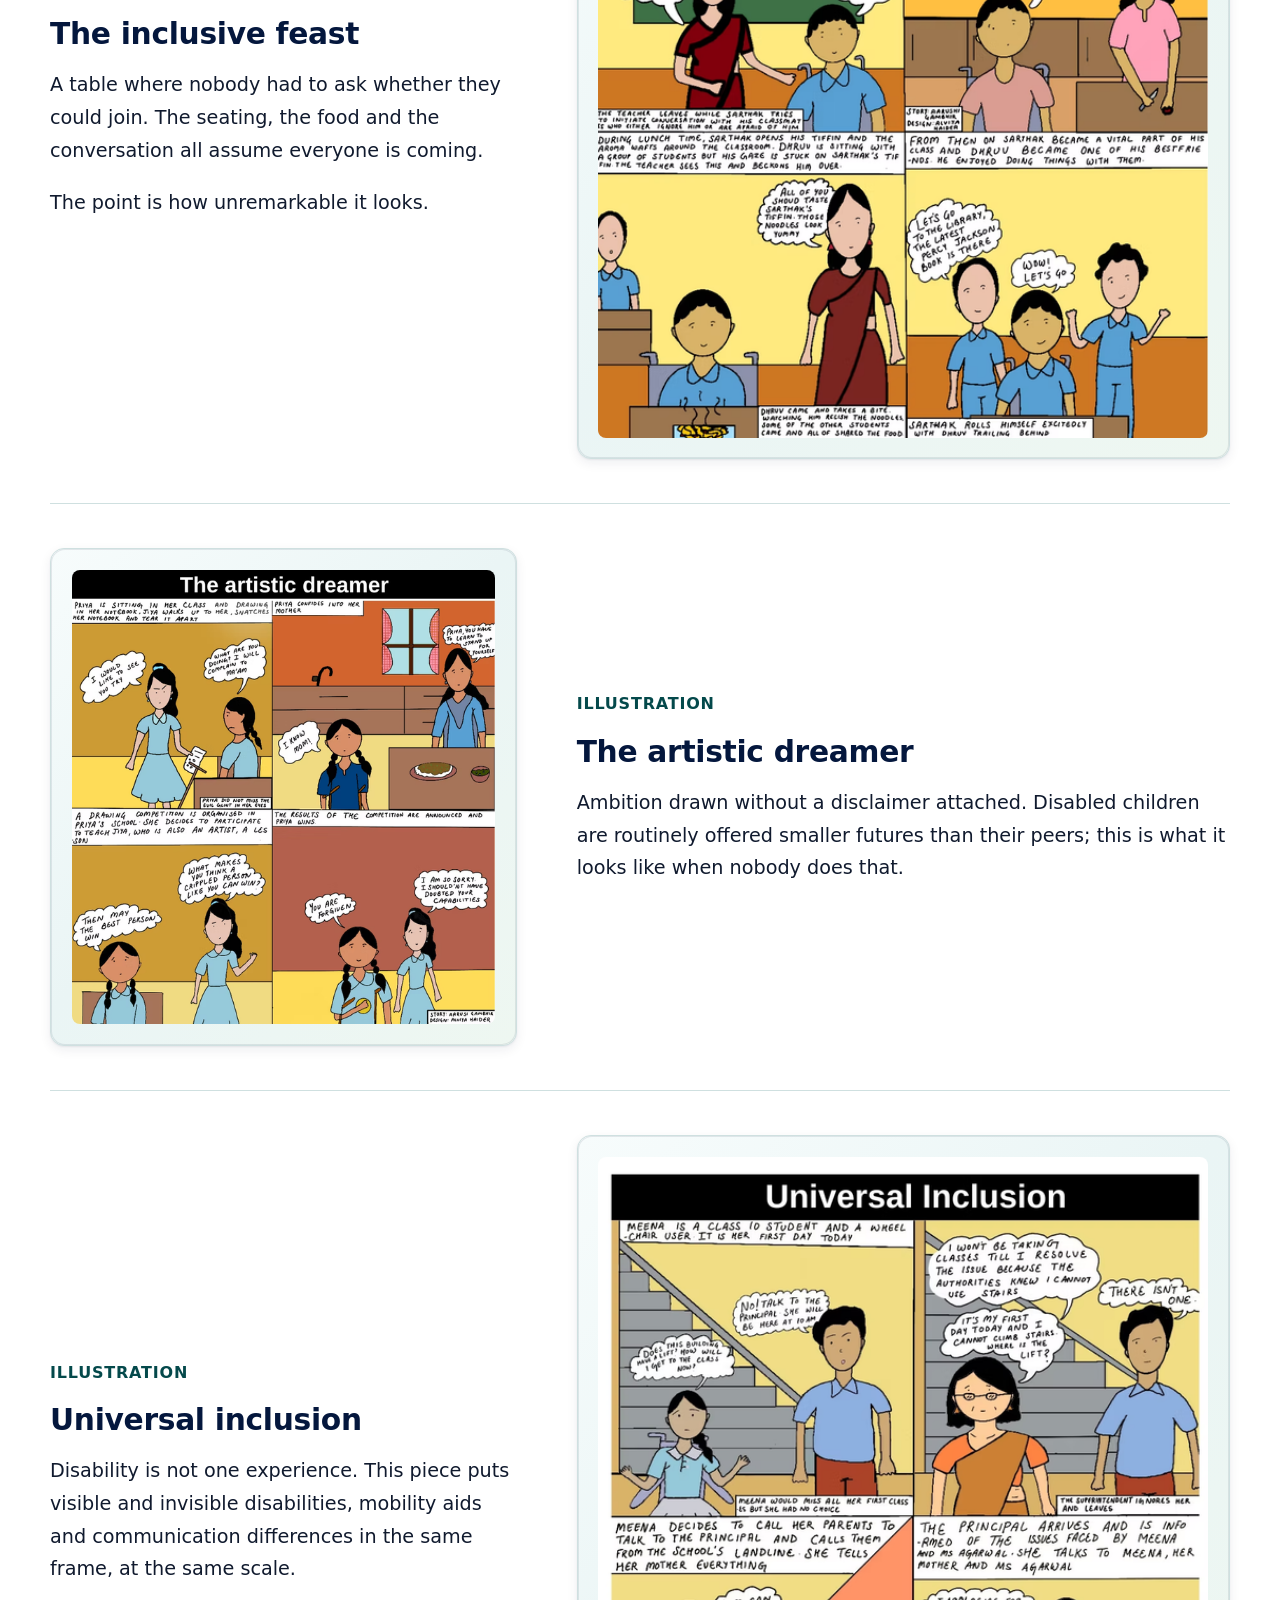
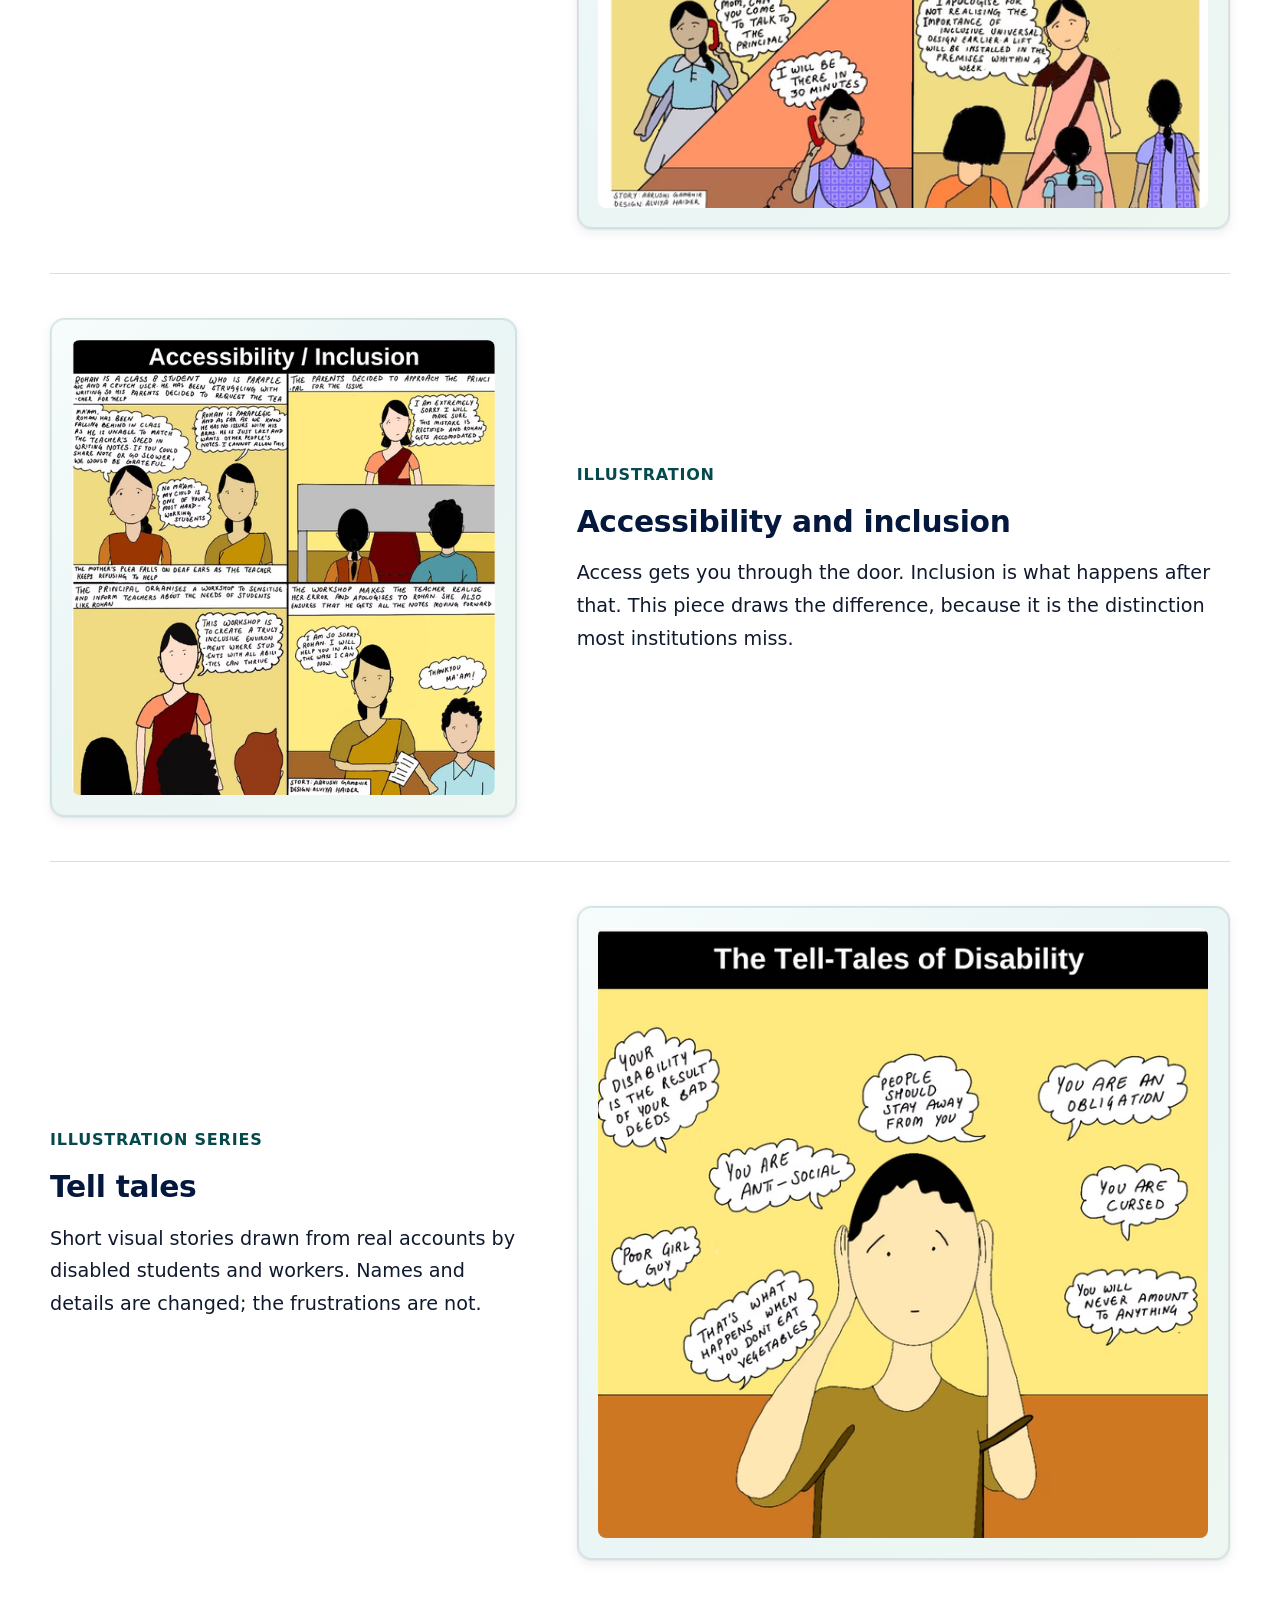
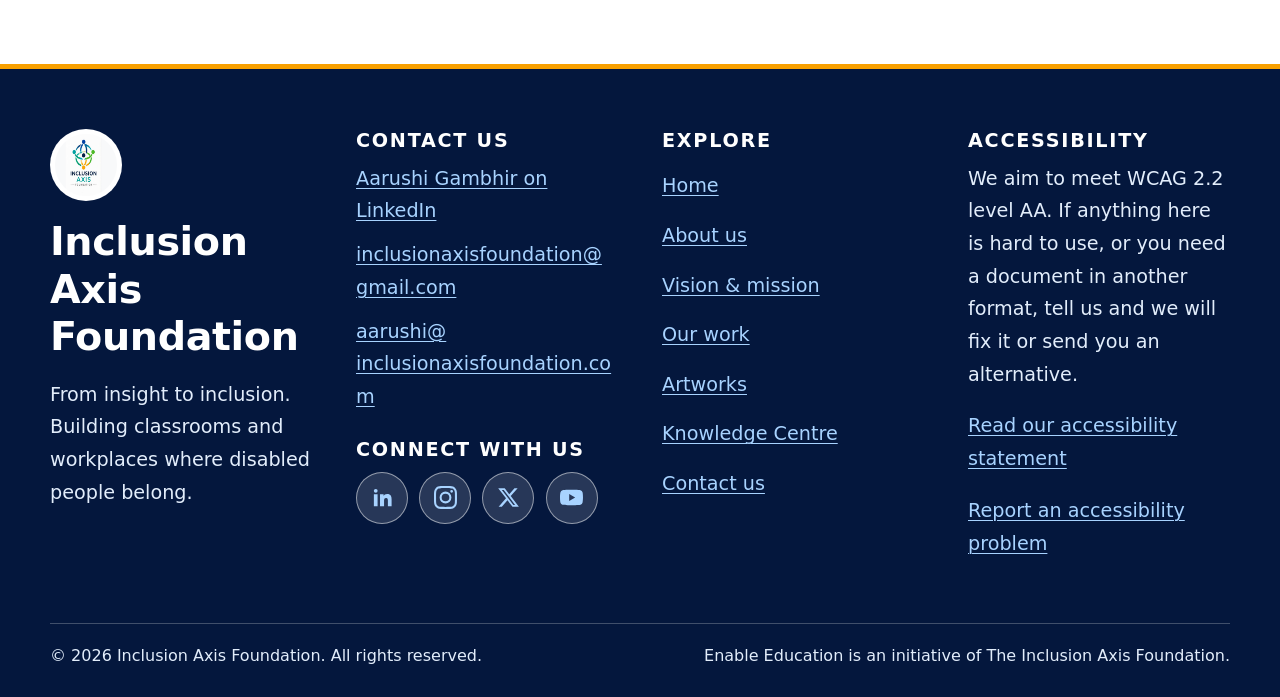
<file: artworks.html>
<!DOCTYPE html>
<html lang="en">
<head>
<meta charset="utf-8">
<title>Artworks &mdash; Inclusion Axis Foundation</title>
<meta name="viewport" content="width=device-width, initial-scale=1">
<meta name="description" content="Comics and illustrations from the Inclusion Axis Foundation, including the comic Unstoppable Us: The Marvellous Movers, putting disabled characters at the centre of ordinary life.">
<meta name="theme-color" content="#0b1733">
<link rel="canonical" href="https://inclusionaxisfoundation.com/artworks.html">
<link rel="icon" href="assets/img/favicon-32.png" sizes="32x32" type="image/png">
<link rel="icon" href="assets/img/icon-512.png" sizes="512x512" type="image/png">
<link rel="apple-touch-icon" href="assets/img/apple-touch-icon.png">
<link rel="stylesheet" href="assets/css/style.css">
<meta property="og:title" content="Artworks &mdash; Inclusion Axis Foundation">
<meta property="og:description" content="Comics and illustrations from the Inclusion Axis Foundation, including the comic Unstoppable Us: The Marvellous Movers, putting disabled characters at the centre of ordinary life.">
<meta property="og:type" content="website">
<meta property="og:url" content="https://inclusionaxisfoundation.com/artworks.html">
<meta property="og:site_name" content="Inclusion Axis Foundation">
<meta property="og:locale" content="en_IN">
<!-- Open Graph requires absolute URLs; scrapers do not resolve relative paths. -->
<meta property="og:image" content="https://inclusionaxisfoundation.com/assets/img/social-artworks.jpg">
<meta property="og:image:width" content="1200">
<meta property="og:image:height" content="630">
<meta property="og:image:alt" content="The Universal Inclusion comic strip, in which Meena, a wheelchair user, reaches her principal and the school agrees to install a lift.">
<meta name="twitter:card" content="summary_large_image">
<meta name="twitter:title" content="Artworks &mdash; Inclusion Axis Foundation">
<meta name="twitter:description" content="Comics and illustrations from the Inclusion Axis Foundation, including the comic Unstoppable Us: The Marvellous Movers, putting disabled characters at the centre of ordinary life.">
<meta name="twitter:image" content="https://inclusionaxisfoundation.com/assets/img/social-artworks.jpg">
<meta name="twitter:image:alt" content="The Universal Inclusion comic strip, in which Meena, a wheelchair user, reaches her principal and the school agrees to install a lift.">
</head>
<body>
<svg xmlns="http://www.w3.org/2000/svg" style="display:none" aria-hidden="true" focusable="false">
  <symbol id="icon-external" viewBox="0 0 24 24"><path d="M14 3v2h3.59l-9.3 9.29 1.42 1.42L19 6.41V10h2V3h-7zM5 5h5V3H5a2 2 0 0 0-2 2v14a2 2 0 0 0 2 2h14a2 2 0 0 0 2-2v-5h-2v5H5V5z"/></symbol>
  <symbol id="icon-settings" viewBox="0 0 24 24"><path d="M12 8a4 4 0 1 0 0 8 4 4 0 0 0 0-8zm0 6a2 2 0 1 1 0-4 2 2 0 0 1 0 4z"/><path d="m19.43 12.98.02-.98-.02-.98 2.02-1.58a.5.5 0 0 0 .12-.64l-1.91-3.32a.5.5 0 0 0-.6-.22l-2.39.96a7.3 7.3 0 0 0-1.7-.98l-.36-2.54a.5.5 0 0 0-.5-.42h-3.82a.5.5 0 0 0-.5.42l-.36 2.54c-.6.25-1.17.58-1.7.98l-2.39-.96a.5.5 0 0 0-.6.22L2.43 8.8a.5.5 0 0 0 .12.64l2.02 1.58-.02.98.02.98-2.02 1.58a.5.5 0 0 0-.12.64l1.91 3.32c.13.22.39.31.6.22l2.39-.96c.53.4 1.1.73 1.7.98l.36 2.54c.04.24.25.42.5.42h3.82c.25 0 .46-.18.5-.42l.36-2.54c.6-.25 1.17-.58 1.7-.98l2.39.96c.22.09.47 0 .6-.22l1.91-3.32a.5.5 0 0 0-.12-.64l-2.02-1.58z" opacity=".35"/></symbol>
  <symbol id="icon-linkedin" viewBox="0 0 24 24"><path d="M6.94 5a2 2 0 1 1-4 0 2 2 0 0 1 4 0zM3 8.5h3.87V21H3V8.5zM9.4 8.5h3.71v1.71h.05c.52-.94 1.79-1.93 3.68-1.93 3.94 0 4.66 2.5 4.66 5.75V21h-3.87v-5.5c0-1.31-.02-3-1.86-3-1.87 0-2.15 1.42-2.15 2.9V21H9.4V8.5z"/></symbol>
  <symbol id="icon-instagram" viewBox="0 0 24 24"><path d="M12 2.16c3.2 0 3.58.01 4.85.07 1.17.05 1.8.25 2.23.41.56.22.96.48 1.38.9.42.42.68.82.9 1.38.16.42.36 1.06.41 2.23.06 1.27.07 1.65.07 4.85s-.01 3.58-.07 4.85c-.05 1.17-.25 1.8-.41 2.23-.22.56-.48.96-.9 1.38-.42.42-.82.68-1.38.9-.42.16-1.06.36-2.23.41-1.27.06-1.65.07-4.85.07s-3.58-.01-4.85-.07c-1.17-.05-1.8-.25-2.23-.41-.56-.22-.96-.48-1.38-.9a3.8 3.8 0 0 1-.9-1.38c-.16-.42-.36-1.06-.41-2.23C2.17 15.58 2.16 15.2 2.16 12s.01-3.58.07-4.85c.05-1.17.25-1.8.41-2.23.22-.56.48-.96.9-1.38.42-.42.82-.68 1.38-.9.42-.16 1.06-.36 2.23-.41C8.42 2.17 8.8 2.16 12 2.16zM12 0C8.74 0 8.33.01 7.05.07 5.78.13 4.9.33 4.14.63a5.9 5.9 0 0 0-2.13 1.38A5.9 5.9 0 0 0 .63 4.14c-.3.76-.5 1.64-.56 2.91C.01 8.33 0 8.74 0 12s.01 3.67.07 4.95c.06 1.27.26 2.15.56 2.91a5.9 5.9 0 0 0 1.38 2.13 5.9 5.9 0 0 0 2.13 1.38c.76.3 1.64.5 2.91.56C8.33 23.99 8.74 24 12 24s3.67-.01 4.95-.07c1.27-.06 2.15-.26 2.91-.56a5.9 5.9 0 0 0 2.13-1.38 5.9 5.9 0 0 0 1.38-2.13c.3-.76.5-1.64.56-2.91.06-1.28.07-1.69.07-4.95s-.01-3.67-.07-4.95c-.06-1.27-.26-2.15-.56-2.91a5.9 5.9 0 0 0-1.38-2.13A5.9 5.9 0 0 0 19.86.63c-.76-.3-1.64-.5-2.91-.56C15.67.01 15.26 0 12 0zm0 5.84A6.16 6.16 0 1 0 18.16 12 6.16 6.16 0 0 0 12 5.84zm0 10.16A4 4 0 1 1 16 12a4 4 0 0 1-4 4zm7.85-10.4a1.44 1.44 0 1 1-1.44-1.44 1.44 1.44 0 0 1 1.44 1.44z"/></symbol>
  <symbol id="icon-x" viewBox="0 0 24 24"><path d="M18.24 2.25h3.31l-7.23 8.26 8.5 11.24h-6.65l-5.21-6.82-5.97 6.82H1.68l7.73-8.84L1.25 2.25h6.82l4.71 6.23 5.46-6.23zm-1.16 17.52h1.83L7.02 4.12H5.05l12.03 15.65z"/></symbol>
  <symbol id="icon-youtube" viewBox="0 0 24 24"><path d="M23.5 6.5a3.02 3.02 0 0 0-2.12-2.14C19.5 3.85 12 3.85 12 3.85s-7.5 0-9.38.51A3.02 3.02 0 0 0 .5 6.5C0 8.38 0 12 0 12s0 3.62.5 5.5a3.02 3.02 0 0 0 2.12 2.14c1.88.51 9.38.51 9.38.51s7.5 0 9.38-.51a3.02 3.02 0 0 0 2.12-2.14C24 15.62 24 12 24 12s0-3.62-.5-5.5zM9.6 15.6V8.4l6.24 3.6-6.24 3.6z"/></symbol>
</svg>

<a class="skip-link" href="#main">Skip to main content</a>

<header class="site-header">
  <div class="wrap site-header__inner">
    <a class="brand" href="index.html">
      <img src="assets/img/logo.png" alt="" width="272" height="218">
      <span>
        <span class="brand__name">Inclusion Axis Foundation</span>
        <span class="brand__tagline">From Insight to Inclusion</span>
      </span>
    </a>

    <div class="header-tools">
      <button class="prefs-toggle" type="button" aria-expanded="false" aria-controls="accessibility-preferences" hidden>
        <svg aria-hidden="true" focusable="false"><use href="#icon-settings"></use></svg>
        <span class="prefs-toggle__label">Display<span class="at-wide"> settings</span></span>
      </button>

      <button class="nav-toggle" type="button" aria-expanded="false" aria-controls="primary-navigation" hidden>
        <span class="nav-toggle__bars" aria-hidden="true"></span>
        Menu
      </button>
    </div>

    <nav class="primary-nav" id="primary-navigation" aria-label="Main">
      <ul>
        <li><a href="index.html">Home</a></li>
        <li><a href="about.html">About us</a></li>
        <li><a href="vision-mission.html">Vision &amp; mission</a></li>
        <li><a href="work.html">Our work</a></li>
        <li><a href="artworks.html" aria-current="page">Artworks</a></li>
        <li><a href="knowledge-centre.html">Knowledge Centre</a></li>
        <li><a href="contact.html">Contact us</a></li>
      </ul>
    </nav>
  </div>
</header>

<section class="prefs" id="accessibility-preferences" aria-labelledby="prefs-heading" hidden>
  <div class="wrap prefs__inner">
    <h2 id="prefs-heading">Display settings</h2>
    <p class="prefs__intro">
      Change how this site looks. Your choices are saved in this browser and
      apply to every page. They do not change any other website.
    </p>

    <div class="prefs__grid">
      <fieldset>
        <legend>Text size</legend>
        <div class="opt-row">
          <label class="opt opt--radio"><input type="radio" name="pref-textsize" data-pref="textsize" value="normal" checked><span>Normal</span></label>
          <label class="opt opt--radio"><input type="radio" name="pref-textsize" data-pref="textsize" value="large"><span>Large</span></label>
          <label class="opt opt--radio"><input type="radio" name="pref-textsize" data-pref="textsize" value="larger"><span>Largest</span></label>
        </div>
      </fieldset>

      <fieldset>
        <legend>Text spacing</legend>
        <div class="opt-row">
          <label class="opt opt--radio"><input type="radio" name="pref-spacing" data-pref="spacing" value="normal" checked><span>Normal</span></label>
          <label class="opt opt--radio"><input type="radio" name="pref-spacing" data-pref="spacing" value="roomy"><span>More spaced out</span></label>
        </div>
      </fieldset>

      <fieldset>
        <legend>Reading aids</legend>
        <div class="opt-row">
          <label class="opt"><input type="checkbox" data-pref="underline" value="on" data-off="off"><span>Underline all links</span></label>
          <label class="opt"><input type="checkbox" data-pref="contrast" value="high" data-off="normal"><span>Higher contrast</span></label>
        </div>
      </fieldset>

      <fieldset>
        <legend>Animation</legend>
        <div class="opt-row">
          <label class="opt"><input type="checkbox" data-pref="motion" value="off" data-off="on"><span>Turn off animation</span></label>
        </div>
      </fieldset>
    </div>

    <div class="prefs__actions">
      <button class="btn-plain prefs__reset" type="button">Reset to defaults</button>
      <button class="btn-plain prefs__close" type="button">Close settings</button>
      <p class="prefs__status" role="status"></p>
    </div>
  </div>
</section>

<nav class="breadcrumb" aria-label="Breadcrumb">
  <div class="wrap">
    <ol>
      <li><a href="index.html">Home</a></li>
      <li aria-current="page">Artworks</li>
    </ol>
  </div>
</nav>

<main id="main">
  <section class="page-hero">
    <div class="page-hero__media">
      <img src="assets/img/art-universal-inclusion.png" alt="" width="579" height="618">
    </div>
    <div class="wrap">
      <p class="eyebrow">Artworks</p>
      <h1>Comics and illustrations</h1>
      <p>Stories change minds faster than reports do. These put disabled
        characters at the centre of ordinary life.</p>
    </div>
  </section>

  <section class="section" aria-labelledby="gallery-heading">
    <div class="wrap">
      <div class="section-head reveal">
        <h2 id="gallery-heading">The collection</h2>
        <span class="section-head__rule" aria-hidden="true"></span>
        <p class="lede">
          Each piece is described in text as well as drawn, so the collection
          works whether or not you can see the images.
        </p>
      </div>
      <article class="artwork reveal" id="unstoppable">
        <figure>
          <img src="assets/img/comic-unstoppable-cover.jpg" alt="Cover of the comic book Unstoppable Us: The Marvellous Movers, showing a determined young character in an action pose." width="801" height="695" loading="lazy" decoding="async">
        </figure>
        <div>
          <p class="card__meta">Comic book</p>
          <h3>Unstoppable Us: The Marvellous Movers</h3>
          <p>A comic about disabled young people who refuse to be written out of their own stories. The characters are not inspirational symbols; they are protagonists with plans, grudges and a sense of humour.</p>
          <p>Read it with a class, a family or on your own.</p>
          <p class="btn-row"><a class="btn btn--primary" href="https://drive.google.com/file/d/1h1K9vSJBMFAPvpEq4UoFZYLTZz4MUI7e/view?usp=drivesdk" rel="noopener" target="_blank">Read the comic<span class="visually-hidden"> PDF on Google Drive (opens in a new tab)</span><svg class="ext-icon" aria-hidden="true" focusable="false"><use href="#icon-external"></use></svg></a></p>
        </div>
      </article>

      <article class="artwork reveal" id="feast">
        <figure>
          <img src="assets/img/art-inclusive-feast.png" alt="Illustration of friends of different abilities sharing a meal around a single table." width="573" height="624" loading="lazy" decoding="async">
        </figure>
        <div>
          <p class="card__meta">Illustration</p>
          <h3>The inclusive feast</h3>
          <p>A table where nobody had to ask whether they could join. The seating, the food and the conversation all assume everyone is coming.</p>
          <p>The point is how unremarkable it looks.</p>
        </div>
      </article>

      <article class="artwork reveal" id="dreamer">
        <figure>
          <img src="assets/img/art-artistic-dreamer.png" alt="Illustration of a young artist surrounded by the worlds they are imagining." width="604" height="648" loading="lazy" decoding="async">
        </figure>
        <div>
          <p class="card__meta">Illustration</p>
          <h3>The artistic dreamer</h3>
          <p>Ambition drawn without a disclaimer attached. Disabled children are routinely offered smaller futures than their peers; this is what it looks like when nobody does that.</p>
        </div>
      </article>

      <article class="artwork reveal" id="universal">
        <figure>
          <img src="assets/img/art-universal-inclusion.png" alt="Illustration of people with a range of disabilities standing together as equals." width="579" height="618" loading="lazy" decoding="async">
        </figure>
        <div>
          <p class="card__meta">Illustration</p>
          <h3>Universal inclusion</h3>
          <p>Disability is not one experience. This piece puts visible and invisible disabilities, mobility aids and communication differences in the same frame, at the same scale.</p>
        </div>
      </article>

      <article class="artwork reveal" id="access">
        <figure>
          <img src="assets/img/art-accessibility-inclusion.png" alt="Illustration contrasting a space designed for access with one that merely permits entry." width="552" height="594" loading="lazy" decoding="async">
        </figure>
        <div>
          <p class="card__meta">Illustration</p>
          <h3>Accessibility and inclusion</h3>
          <p>Access gets you through the door. Inclusion is what happens after that. This piece draws the difference, because it is the distinction most institutions miss.</p>
        </div>
      </article>

      <article class="artwork reveal" id="telltales">
        <figure>
          <img src="assets/img/art-tell-tales.png" alt="Illustration from the Tell Tales series, showing characters exchanging stories." width="648" height="648" loading="lazy" decoding="async">
        </figure>
        <div>
          <p class="card__meta">Illustration series</p>
          <h3>Tell tales</h3>
          <p>Short visual stories drawn from real accounts by disabled students and workers. Names and details are changed; the frustrations are not.</p>
        </div>
      </article>
    </div>
  </section>
</main>

<footer class="site-footer">
  <div class="wrap">
    <div class="footer-grid">
      <div class="footer-brand">
        <img src="assets/img/logo.png" alt="" width="272" height="218">
        <h2>Inclusion Axis Foundation</h2>
        <p>From insight to inclusion. Building classrooms and workplaces where
          disabled people belong.</p>
      </div>

      <div>
        <h3>Contact us</h3>
        <ul class="contact-list">
          <li><a href="https://www.linkedin.com/in/aarushigambhir/" rel="noopener" target="_blank">Aarushi Gambhir on LinkedIn<span class="visually-hidden"> (opens in a new tab)</span></a></li>
          <li><a href="mailto:inclusionaxisfoundation@gmail.com">inclusionaxisfoundation@<wbr>gmail.com</a></li>
          <li><a href="mailto:aarushi@inclusionaxisfoundation.com">aarushi@<wbr>inclusionaxisfoundation.com</a></li>
        </ul>

        <h3 style="margin-top:1.5rem">Connect with us</h3>
        <ul class="social-list">
          <li><a href="https://www.linkedin.com/company/enable-education-1/home/" rel="noopener" target="_blank"><svg aria-hidden="true" focusable="false"><use href="#icon-linkedin"></use></svg><span class="visually-hidden">Enable Education on LinkedIn (opens in a new tab)</span></a></li>
          <li><a href="https://www.instagram.com/inclusionaxisfoundation?igsh=OXpyNTQ4dXNpM21m" rel="noopener" target="_blank"><svg aria-hidden="true" focusable="false"><use href="#icon-instagram"></use></svg><span class="visually-hidden">Inclusion Axis Foundation on Instagram (opens in a new tab)</span></a></li>
          <li><a href="https://x.com/enableeducation?t=6LmXwSsxmcVuHl_wjzEHXg&amp;s=09" rel="noopener" target="_blank"><svg aria-hidden="true" focusable="false"><use href="#icon-x"></use></svg><span class="visually-hidden">Enable Education on X, formerly Twitter (opens in a new tab)</span></a></li>
          <li><a href="https://youtube.com/@inclusion_axis_foundation?si=FFW_-bEmGm1JqRyU" rel="noopener" target="_blank"><svg aria-hidden="true" focusable="false"><use href="#icon-youtube"></use></svg><span class="visually-hidden">Inclusion Axis Foundation on YouTube (opens in a new tab)</span></a></li>
        </ul>
      </div>

      <nav class="footer-nav" aria-label="Footer">
        <h3>Explore</h3>
        <ul>
          <li><a href="index.html">Home</a></li>
          <li><a href="about.html">About us</a></li>
          <li><a href="vision-mission.html">Vision &amp; mission</a></li>
          <li><a href="work.html">Our work</a></li>
          <li><a href="artworks.html">Artworks</a></li>
          <li><a href="knowledge-centre.html">Knowledge Centre</a></li>
          <li><a href="contact.html">Contact us</a></li>
        </ul>
      </nav>

      <div>
        <h3>Accessibility</h3>
        <p>We aim to meet WCAG 2.2 level AA. If anything here is hard to use,
          or you need a document in another format, tell us and we will fix it
          or send you an alternative.</p>
        <p>
          <a href="accessibility.html">Read our accessibility statement</a>
        </p>
        <p>
          <a href="mailto:inclusionaxisfoundation@gmail.com?subject=Accessibility%20on%20the%20IAF%20website">Report an accessibility problem</a>
        </p>
      </div>
    </div>

    <div class="footer-bottom">
      <p>&copy; 2026 Inclusion Axis Foundation. All rights reserved.</p>
      <p>Enable Education is an initiative of The Inclusion Axis Foundation.</p>
    </div>
  </div>
</footer>

<script src="assets/js/site.js"></script>
</body>
</html>
</file>
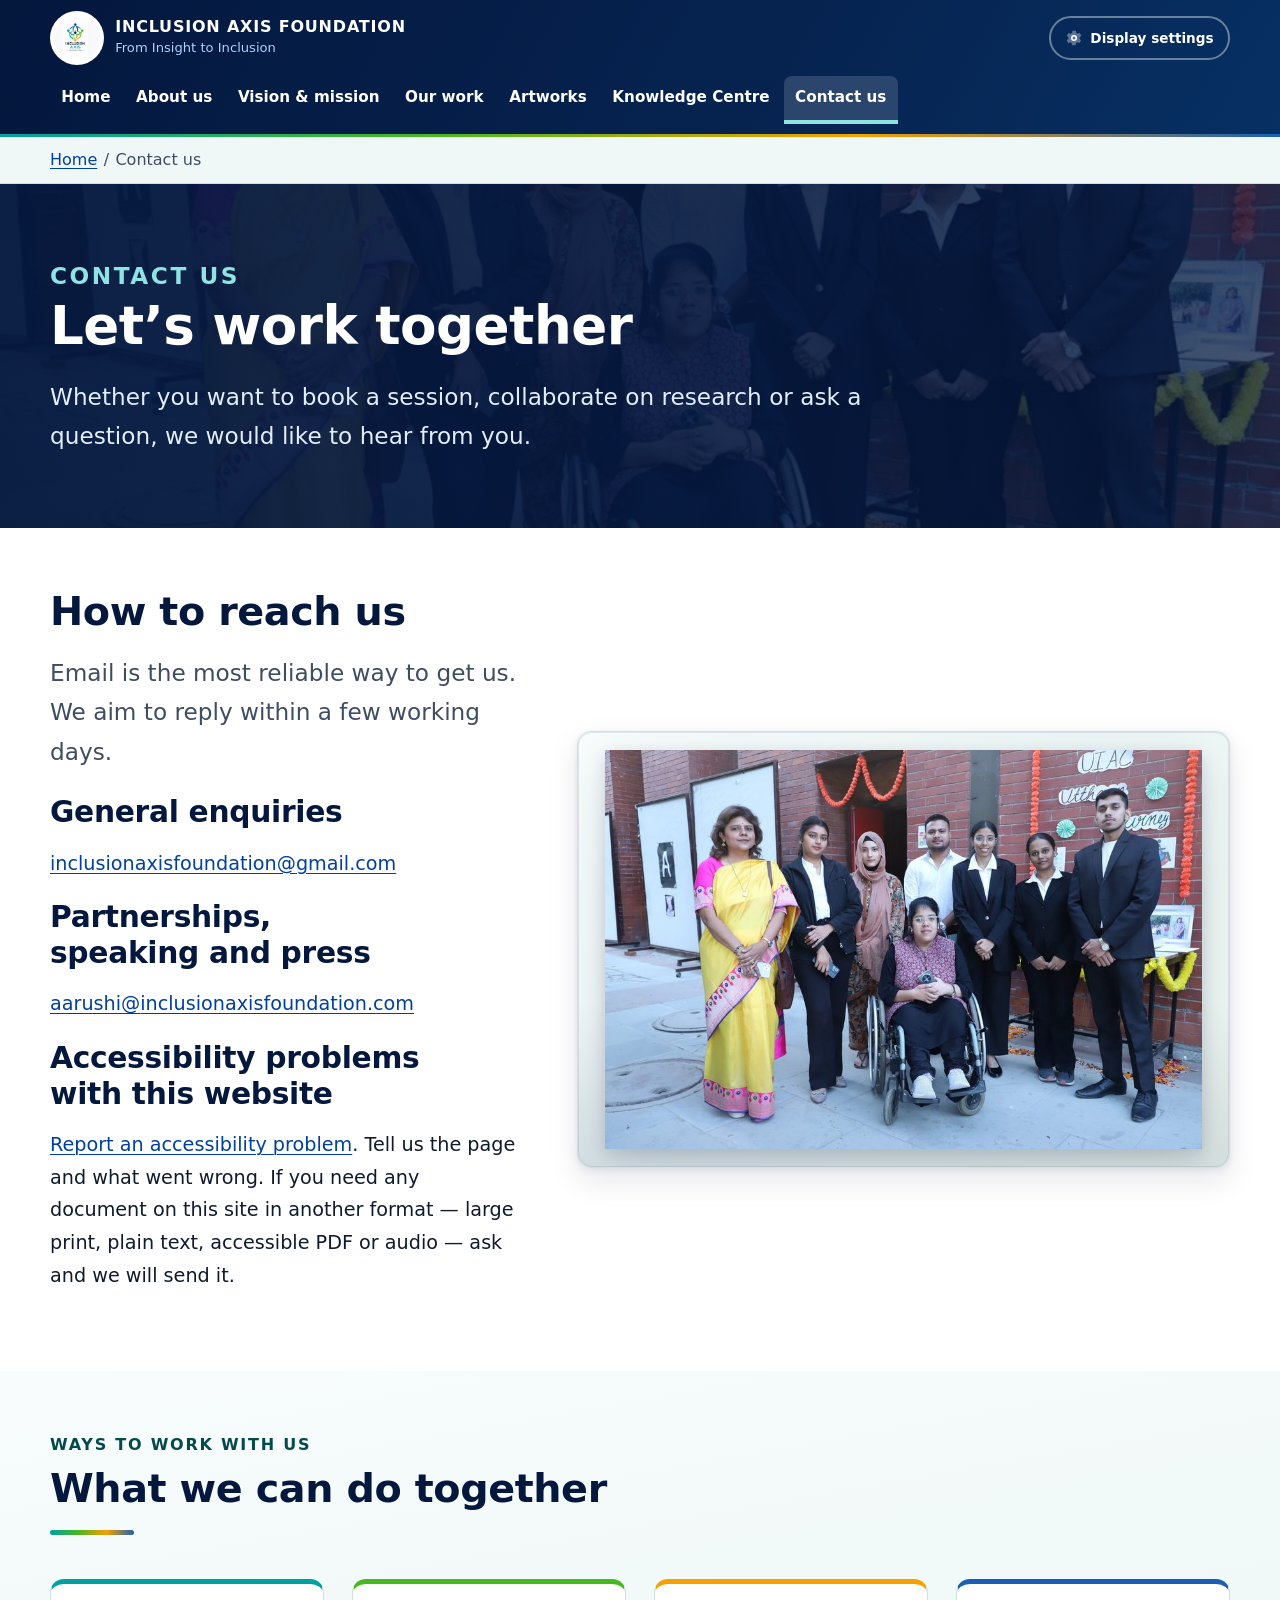
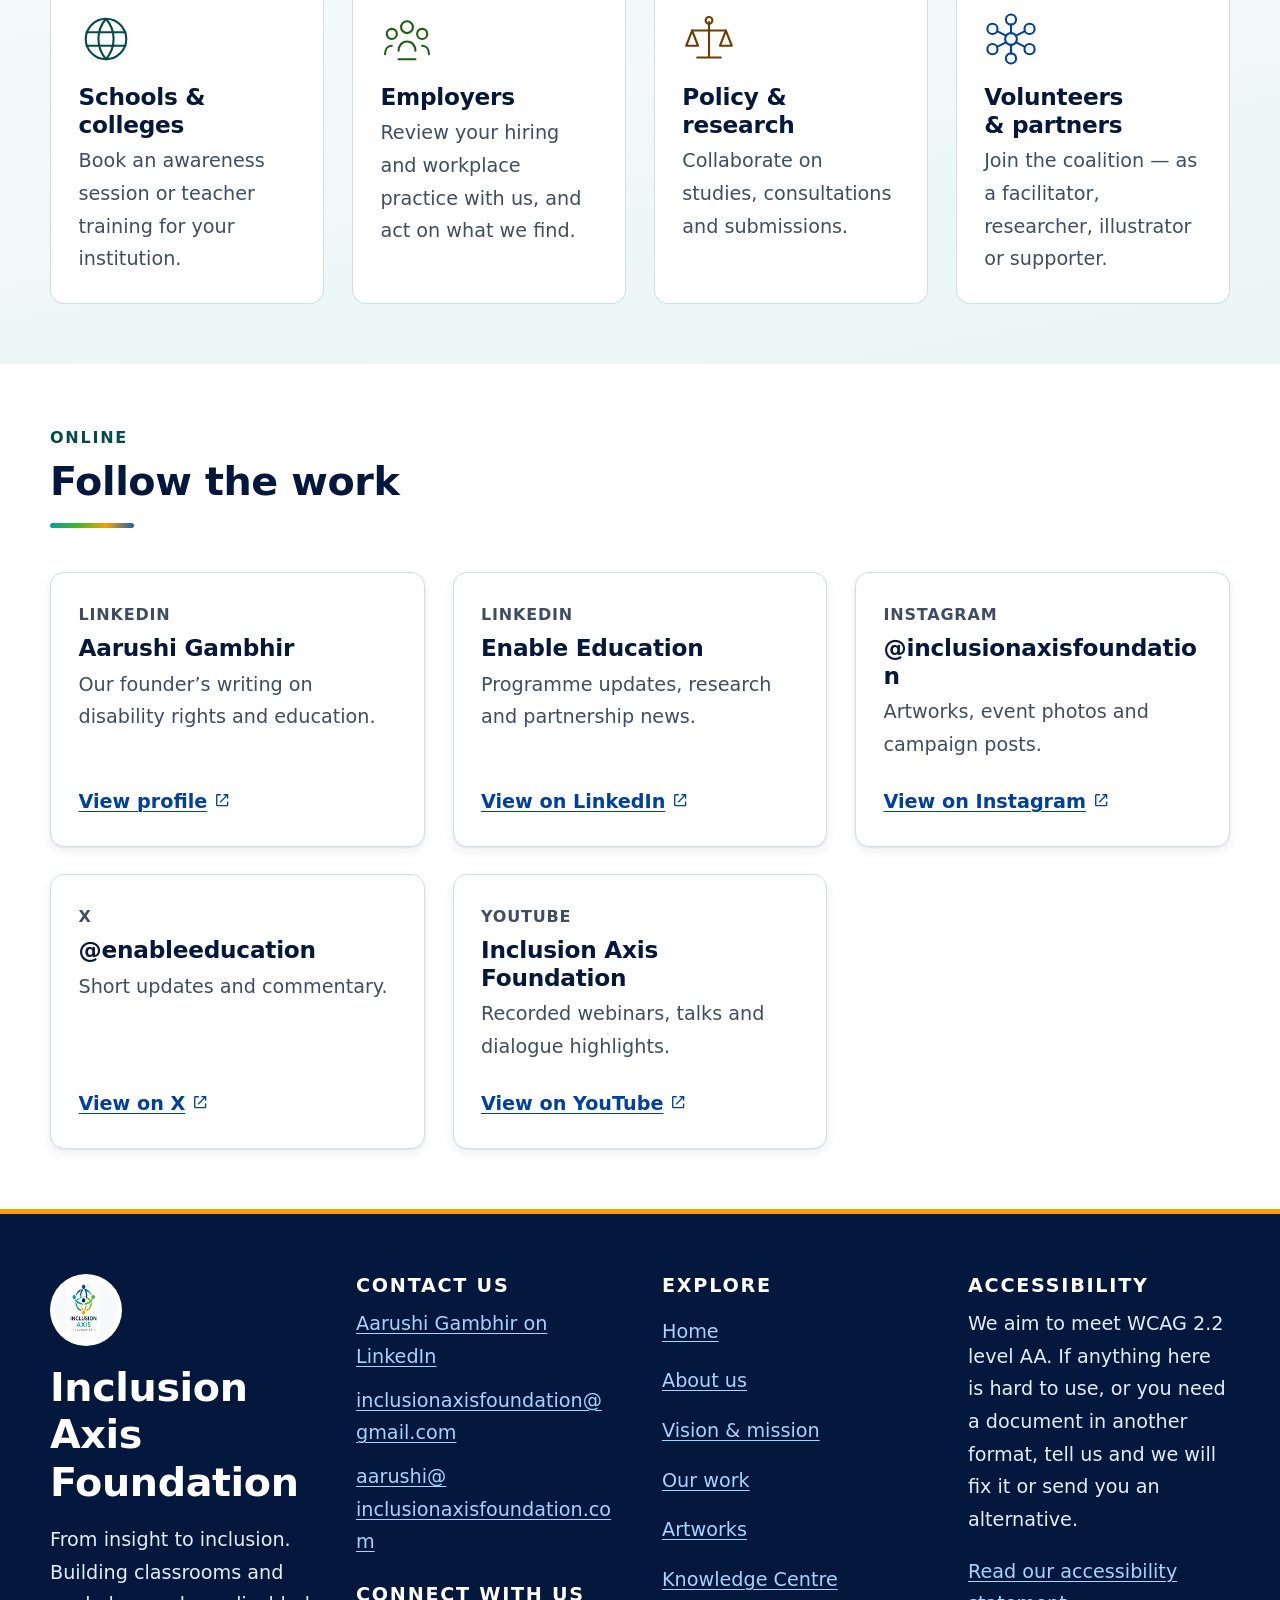
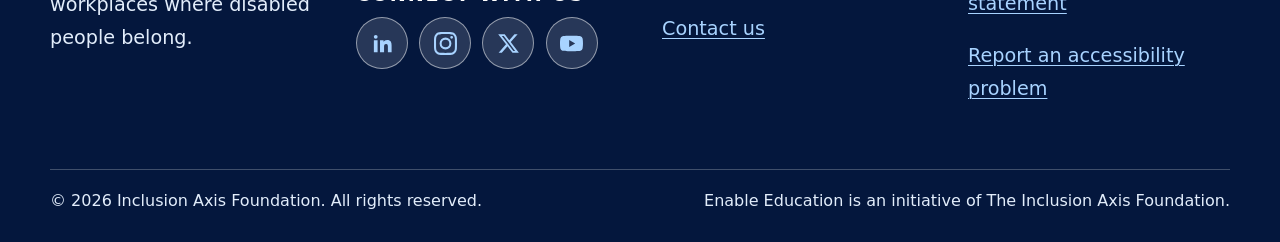
<file: contact.html>
<!DOCTYPE html>
<html lang="en">
<head>
<meta charset="utf-8">
<title>Contact us &mdash; Inclusion Axis Foundation</title>
<meta name="viewport" content="width=device-width, initial-scale=1">
<meta name="description" content="Get in touch with the Inclusion Axis Foundation to book a session, collaborate on research, or report an accessibility problem.">
<meta name="theme-color" content="#0b1733">
<link rel="canonical" href="https://inclusionaxisfoundation.com/contact.html">
<link rel="icon" href="assets/img/favicon-32.png" sizes="32x32" type="image/png">
<link rel="icon" href="assets/img/icon-512.png" sizes="512x512" type="image/png">
<link rel="apple-touch-icon" href="assets/img/apple-touch-icon.png">
<link rel="stylesheet" href="assets/css/style.css">
<meta property="og:title" content="Contact us &mdash; Inclusion Axis Foundation">
<meta property="og:description" content="Get in touch with the Inclusion Axis Foundation to book a session, collaborate on research, or report an accessibility problem.">
<meta property="og:type" content="website">
<meta property="og:url" content="https://inclusionaxisfoundation.com/contact.html">
<meta property="og:site_name" content="Inclusion Axis Foundation">
<meta property="og:locale" content="en_IN">
<!-- Open Graph requires absolute URLs; scrapers do not resolve relative paths. -->
<meta property="og:image" content="https://inclusionaxisfoundation.com/assets/img/social-contact.jpg">
<meta property="og:image:width" content="1200">
<meta property="og:image:height" content="630">
<meta property="og:image:alt" content="The Inclusion Axis Foundation team.">
<meta name="twitter:card" content="summary_large_image">
<meta name="twitter:title" content="Contact us &mdash; Inclusion Axis Foundation">
<meta name="twitter:description" content="Get in touch with the Inclusion Axis Foundation to book a session, collaborate on research, or report an accessibility problem.">
<meta name="twitter:image" content="https://inclusionaxisfoundation.com/assets/img/social-contact.jpg">
<meta name="twitter:image:alt" content="The Inclusion Axis Foundation team.">
</head>
<body>
<svg xmlns="http://www.w3.org/2000/svg" style="display:none" aria-hidden="true" focusable="false">
  <symbol id="icon-external" viewBox="0 0 24 24"><path d="M14 3v2h3.59l-9.3 9.29 1.42 1.42L19 6.41V10h2V3h-7zM5 5h5V3H5a2 2 0 0 0-2 2v14a2 2 0 0 0 2 2h14a2 2 0 0 0 2-2v-5h-2v5H5V5z"/></symbol>
  <symbol id="icon-settings" viewBox="0 0 24 24"><path d="M12 8a4 4 0 1 0 0 8 4 4 0 0 0 0-8zm0 6a2 2 0 1 1 0-4 2 2 0 0 1 0 4z"/><path d="m19.43 12.98.02-.98-.02-.98 2.02-1.58a.5.5 0 0 0 .12-.64l-1.91-3.32a.5.5 0 0 0-.6-.22l-2.39.96a7.3 7.3 0 0 0-1.7-.98l-.36-2.54a.5.5 0 0 0-.5-.42h-3.82a.5.5 0 0 0-.5.42l-.36 2.54c-.6.25-1.17.58-1.7.98l-2.39-.96a.5.5 0 0 0-.6.22L2.43 8.8a.5.5 0 0 0 .12.64l2.02 1.58-.02.98.02.98-2.02 1.58a.5.5 0 0 0-.12.64l1.91 3.32c.13.22.39.31.6.22l2.39-.96c.53.4 1.1.73 1.7.98l.36 2.54c.04.24.25.42.5.42h3.82c.25 0 .46-.18.5-.42l.36-2.54c.6-.25 1.17-.58 1.7-.98l2.39.96c.22.09.47 0 .6-.22l1.91-3.32a.5.5 0 0 0-.12-.64l-2.02-1.58z" opacity=".35"/></symbol>
  <symbol id="icon-linkedin" viewBox="0 0 24 24"><path d="M6.94 5a2 2 0 1 1-4 0 2 2 0 0 1 4 0zM3 8.5h3.87V21H3V8.5zM9.4 8.5h3.71v1.71h.05c.52-.94 1.79-1.93 3.68-1.93 3.94 0 4.66 2.5 4.66 5.75V21h-3.87v-5.5c0-1.31-.02-3-1.86-3-1.87 0-2.15 1.42-2.15 2.9V21H9.4V8.5z"/></symbol>
  <symbol id="icon-instagram" viewBox="0 0 24 24"><path d="M12 2.16c3.2 0 3.58.01 4.85.07 1.17.05 1.8.25 2.23.41.56.22.96.48 1.38.9.42.42.68.82.9 1.38.16.42.36 1.06.41 2.23.06 1.27.07 1.65.07 4.85s-.01 3.58-.07 4.85c-.05 1.17-.25 1.8-.41 2.23-.22.56-.48.96-.9 1.38-.42.42-.82.68-1.38.9-.42.16-1.06.36-2.23.41-1.27.06-1.65.07-4.85.07s-3.58-.01-4.85-.07c-1.17-.05-1.8-.25-2.23-.41-.56-.22-.96-.48-1.38-.9a3.8 3.8 0 0 1-.9-1.38c-.16-.42-.36-1.06-.41-2.23C2.17 15.58 2.16 15.2 2.16 12s.01-3.58.07-4.85c.05-1.17.25-1.8.41-2.23.22-.56.48-.96.9-1.38.42-.42.82-.68 1.38-.9.42-.16 1.06-.36 2.23-.41C8.42 2.17 8.8 2.16 12 2.16zM12 0C8.74 0 8.33.01 7.05.07 5.78.13 4.9.33 4.14.63a5.9 5.9 0 0 0-2.13 1.38A5.9 5.9 0 0 0 .63 4.14c-.3.76-.5 1.64-.56 2.91C.01 8.33 0 8.74 0 12s.01 3.67.07 4.95c.06 1.27.26 2.15.56 2.91a5.9 5.9 0 0 0 1.38 2.13 5.9 5.9 0 0 0 2.13 1.38c.76.3 1.64.5 2.91.56C8.33 23.99 8.74 24 12 24s3.67-.01 4.95-.07c1.27-.06 2.15-.26 2.91-.56a5.9 5.9 0 0 0 2.13-1.38 5.9 5.9 0 0 0 1.38-2.13c.3-.76.5-1.64.56-2.91.06-1.28.07-1.69.07-4.95s-.01-3.67-.07-4.95c-.06-1.27-.26-2.15-.56-2.91a5.9 5.9 0 0 0-1.38-2.13A5.9 5.9 0 0 0 19.86.63c-.76-.3-1.64-.5-2.91-.56C15.67.01 15.26 0 12 0zm0 5.84A6.16 6.16 0 1 0 18.16 12 6.16 6.16 0 0 0 12 5.84zm0 10.16A4 4 0 1 1 16 12a4 4 0 0 1-4 4zm7.85-10.4a1.44 1.44 0 1 1-1.44-1.44 1.44 1.44 0 0 1 1.44 1.44z"/></symbol>
  <symbol id="icon-x" viewBox="0 0 24 24"><path d="M18.24 2.25h3.31l-7.23 8.26 8.5 11.24h-6.65l-5.21-6.82-5.97 6.82H1.68l7.73-8.84L1.25 2.25h6.82l4.71 6.23 5.46-6.23zm-1.16 17.52h1.83L7.02 4.12H5.05l12.03 15.65z"/></symbol>
  <symbol id="icon-youtube" viewBox="0 0 24 24"><path d="M23.5 6.5a3.02 3.02 0 0 0-2.12-2.14C19.5 3.85 12 3.85 12 3.85s-7.5 0-9.38.51A3.02 3.02 0 0 0 .5 6.5C0 8.38 0 12 0 12s0 3.62.5 5.5a3.02 3.02 0 0 0 2.12 2.14c1.88.51 9.38.51 9.38.51s7.5 0 9.38-.51a3.02 3.02 0 0 0 2.12-2.14C24 15.62 24 12 24 12s0-3.62-.5-5.5zM9.6 15.6V8.4l6.24 3.6-6.24 3.6z"/></symbol>
</svg>

<a class="skip-link" href="#main">Skip to main content</a>

<header class="site-header">
  <div class="wrap site-header__inner">
    <a class="brand" href="index.html">
      <img src="assets/img/logo.png" alt="" width="272" height="218">
      <span>
        <span class="brand__name">Inclusion Axis Foundation</span>
        <span class="brand__tagline">From Insight to Inclusion</span>
      </span>
    </a>

    <div class="header-tools">
      <button class="prefs-toggle" type="button" aria-expanded="false" aria-controls="accessibility-preferences" hidden>
        <svg aria-hidden="true" focusable="false"><use href="#icon-settings"></use></svg>
        <span class="prefs-toggle__label">Display<span class="at-wide"> settings</span></span>
      </button>

      <button class="nav-toggle" type="button" aria-expanded="false" aria-controls="primary-navigation" hidden>
        <span class="nav-toggle__bars" aria-hidden="true"></span>
        Menu
      </button>
    </div>

    <nav class="primary-nav" id="primary-navigation" aria-label="Main">
      <ul>
        <li><a href="index.html">Home</a></li>
        <li><a href="about.html">About us</a></li>
        <li><a href="vision-mission.html">Vision &amp; mission</a></li>
        <li><a href="work.html">Our work</a></li>
        <li><a href="artworks.html">Artworks</a></li>
        <li><a href="knowledge-centre.html">Knowledge Centre</a></li>
        <li><a href="contact.html" aria-current="page">Contact us</a></li>
      </ul>
    </nav>
  </div>
</header>

<section class="prefs" id="accessibility-preferences" aria-labelledby="prefs-heading" hidden>
  <div class="wrap prefs__inner">
    <h2 id="prefs-heading">Display settings</h2>
    <p class="prefs__intro">
      Change how this site looks. Your choices are saved in this browser and
      apply to every page. They do not change any other website.
    </p>

    <div class="prefs__grid">
      <fieldset>
        <legend>Text size</legend>
        <div class="opt-row">
          <label class="opt opt--radio"><input type="radio" name="pref-textsize" data-pref="textsize" value="normal" checked><span>Normal</span></label>
          <label class="opt opt--radio"><input type="radio" name="pref-textsize" data-pref="textsize" value="large"><span>Large</span></label>
          <label class="opt opt--radio"><input type="radio" name="pref-textsize" data-pref="textsize" value="larger"><span>Largest</span></label>
        </div>
      </fieldset>

      <fieldset>
        <legend>Text spacing</legend>
        <div class="opt-row">
          <label class="opt opt--radio"><input type="radio" name="pref-spacing" data-pref="spacing" value="normal" checked><span>Normal</span></label>
          <label class="opt opt--radio"><input type="radio" name="pref-spacing" data-pref="spacing" value="roomy"><span>More spaced out</span></label>
        </div>
      </fieldset>

      <fieldset>
        <legend>Reading aids</legend>
        <div class="opt-row">
          <label class="opt"><input type="checkbox" data-pref="underline" value="on" data-off="off"><span>Underline all links</span></label>
          <label class="opt"><input type="checkbox" data-pref="contrast" value="high" data-off="normal"><span>Higher contrast</span></label>
        </div>
      </fieldset>

      <fieldset>
        <legend>Animation</legend>
        <div class="opt-row">
          <label class="opt"><input type="checkbox" data-pref="motion" value="off" data-off="on"><span>Turn off animation</span></label>
        </div>
      </fieldset>
    </div>

    <div class="prefs__actions">
      <button class="btn-plain prefs__reset" type="button">Reset to defaults</button>
      <button class="btn-plain prefs__close" type="button">Close settings</button>
      <p class="prefs__status" role="status"></p>
    </div>
  </div>
</section>

<nav class="breadcrumb" aria-label="Breadcrumb">
  <div class="wrap">
    <ol>
      <li><a href="index.html">Home</a></li>
      <li aria-current="page">Contact us</li>
    </ol>
  </div>
</nav>

<main id="main">
  <section class="page-hero">
    <div class="page-hero__media">
      <img src="assets/img/team.jpg" alt="" width="936" height="624">
    </div>
    <div class="wrap">
      <p class="eyebrow">Contact us</p>
      <h1>Let&rsquo;s work together</h1>
      <p>Whether you want to book a session, collaborate on research or ask a
        question, we would like to hear from you.</p>
    </div>
  </section>

  <section class="section" aria-labelledby="reach-heading">
    <div class="wrap">
      <div class="split split--wide-text reveal">
        <div class="prose">
          <h2 id="reach-heading">How to reach us</h2>
          <p class="lede">
            Email is the most reliable way to get us. We aim to reply within a
            few working days.
          </p>
          <h3>General enquiries</h3>
          <p><a href="mailto:inclusionaxisfoundation@gmail.com">inclusionaxisfoundation@<wbr>gmail.com</a></p>
          <h3>Partnerships, speaking and press</h3>
          <p><a href="mailto:aarushi@inclusionaxisfoundation.com">aarushi@<wbr>inclusionaxisfoundation.com</a></p>
          <h3>Accessibility problems with this website</h3>
          <p>
            <a href="mailto:inclusionaxisfoundation@gmail.com?subject=Accessibility%20on%20the%20IAF%20website">Report an accessibility problem</a>.
            Tell us the page and what went wrong. If you need any document on
            this site in another format &mdash; large print, plain text,
            accessible PDF or audio &mdash; ask and we will send it.
          </p>
        </div>
        <figure class="frame frame--safe">
          <img src="assets/img/team.jpg" alt="The Enable Education team together after an event, including a wheelchair user at the centre of the group." width="936" height="624" loading="lazy" decoding="async">
        </figure>
      </div>
    </div>
  </section>

  <section class="section band--alt" aria-labelledby="ways-heading">
    <div class="wrap">
      <div class="section-head reveal">
        <p class="eyebrow">Ways to work with us</p>
        <h2 id="ways-heading">What we can do together</h2>
        <span class="section-head__rule" aria-hidden="true"></span>
      </div>
      <ul class="pillars reveal">
        <li><svg viewBox="0 0 64 64" fill="none" stroke="currentColor" stroke-width="2.5" stroke-linecap="round" stroke-linejoin="round" aria-hidden="true" focusable="false"><circle cx="32" cy="32" r="24"/><path d="M32 8c6 7 9 15 9 24s-3 17-9 24c-6-7-9-15-9-24s3-17 9-24Z"/><path d="M9 24h46M9 40h46"/></svg><h3>Schools &amp; colleges</h3><p>Book an awareness session or teacher training for your institution.</p></li>
        <li><svg viewBox="0 0 64 64" fill="none" stroke="currentColor" stroke-width="2.5" stroke-linecap="round" stroke-linejoin="round" aria-hidden="true" focusable="false"><circle cx="32" cy="18" r="7"/><path d="M22 46c0-6 4-11 10-11s10 5 10 11"/><circle cx="14" cy="26" r="6"/><path d="M6 50c0-6 3-10 8-10"/><circle cx="50" cy="26" r="6"/><path d="M58 50c0-6-3-10-8-10"/><path d="M22 56h20"/></svg><h3>Employers</h3><p>Review your hiring and workplace practice with us, and act on what we find.</p></li>
        <li><svg viewBox="0 0 64 64" fill="none" stroke="currentColor" stroke-width="2.5" stroke-linecap="round" stroke-linejoin="round" aria-hidden="true" focusable="false"><path d="M32 12v42M18 54h28"/><path d="M12 22h40"/><path d="M12 22 5 40h14L12 22Z"/><path d="M52 22 45 40h14l-7-18Z"/><circle cx="32" cy="10" r="4"/></svg><h3>Policy &amp; research</h3><p>Collaborate on studies, consultations and submissions.</p></li>
        <li><svg viewBox="0 0 64 64" fill="none" stroke="currentColor" stroke-width="2.5" stroke-linecap="round" stroke-linejoin="round" aria-hidden="true" focusable="false"><circle cx="32" cy="32" r="7"/><circle cx="32" cy="9" r="6"/><circle cx="32" cy="55" r="6"/><circle cx="10" cy="20" r="6"/><circle cx="54" cy="20" r="6"/><circle cx="10" cy="44" r="6"/><circle cx="54" cy="44" r="6"/><path d="M32 15v10M32 39v10M16 23l10 5M48 23l-10 5M16 41l10-5M48 41l-10-5"/></svg><h3>Volunteers &amp; partners</h3><p>Join the coalition &mdash; as a facilitator, researcher, illustrator or supporter.</p></li>
      </ul>
    </div>
  </section>

  <section class="section" aria-labelledby="follow-heading">
    <div class="wrap">
      <div class="section-head reveal">
        <p class="eyebrow">Online</p>
        <h2 id="follow-heading">Follow the work</h2>
        <span class="section-head__rule" aria-hidden="true"></span>
      </div>
      <ul class="grid grid--wide reveal">
        <li><article class="card"><div class="card__body"><p class="card__meta">LinkedIn</p><h3>Aarushi Gambhir</h3><p>Our founder&rsquo;s writing on disability rights and education.</p><p class="card__link"><a href="https://www.linkedin.com/in/aarushigambhir/" rel="noopener" target="_blank">View profile<span class="visually-hidden"> opens linkedin.com (opens in a new tab)</span><svg class="ext-icon" aria-hidden="true" focusable="false"><use href="#icon-external"></use></svg></a></p></div></article></li>
        <li><article class="card"><div class="card__body"><p class="card__meta">LinkedIn</p><h3>Enable Education</h3><p>Programme updates, research and partnership news.</p><p class="card__link"><a href="https://www.linkedin.com/company/enable-education-1/home/" rel="noopener" target="_blank">View on LinkedIn<span class="visually-hidden"> opens linkedin.com (opens in a new tab)</span><svg class="ext-icon" aria-hidden="true" focusable="false"><use href="#icon-external"></use></svg></a></p></div></article></li>
        <li><article class="card"><div class="card__body"><p class="card__meta">Instagram</p><h3>@inclusionaxisfoundation</h3><p>Artworks, event photos and campaign posts.</p><p class="card__link"><a href="https://www.instagram.com/inclusionaxisfoundation?igsh=OXpyNTQ4dXNpM21m" rel="noopener" target="_blank">View on Instagram<span class="visually-hidden"> opens instagram.com (opens in a new tab)</span><svg class="ext-icon" aria-hidden="true" focusable="false"><use href="#icon-external"></use></svg></a></p></div></article></li>
        <li><article class="card"><div class="card__body"><p class="card__meta">X</p><h3>@enableeducation</h3><p>Short updates and commentary.</p><p class="card__link"><a href="https://x.com/enableeducation?t=6LmXwSsxmcVuHl_wjzEHXg&amp;s=09" rel="noopener" target="_blank">View on X<span class="visually-hidden"> opens x.com, formerly Twitter (opens in a new tab)</span><svg class="ext-icon" aria-hidden="true" focusable="false"><use href="#icon-external"></use></svg></a></p></div></article></li>
        <li><article class="card"><div class="card__body"><p class="card__meta">YouTube</p><h3>Inclusion Axis Foundation</h3><p>Recorded webinars, talks and dialogue highlights.</p><p class="card__link"><a href="https://youtube.com/@inclusion_axis_foundation?si=FFW_-bEmGm1JqRyU" rel="noopener" target="_blank">View on YouTube<span class="visually-hidden"> opens youtube.com (opens in a new tab)</span><svg class="ext-icon" aria-hidden="true" focusable="false"><use href="#icon-external"></use></svg></a></p></div></article></li>
      </ul>
    </div>
  </section>

</main>

<footer class="site-footer">
  <div class="wrap">
    <div class="footer-grid">
      <div class="footer-brand">
        <img src="assets/img/logo.png" alt="" width="272" height="218">
        <h2>Inclusion Axis Foundation</h2>
        <p>From insight to inclusion. Building classrooms and workplaces where
          disabled people belong.</p>
      </div>

      <div>
        <h3>Contact us</h3>
        <ul class="contact-list">
          <li><a href="https://www.linkedin.com/in/aarushigambhir/" rel="noopener" target="_blank">Aarushi Gambhir on LinkedIn<span class="visually-hidden"> (opens in a new tab)</span></a></li>
          <li><a href="mailto:inclusionaxisfoundation@gmail.com">inclusionaxisfoundation@<wbr>gmail.com</a></li>
          <li><a href="mailto:aarushi@inclusionaxisfoundation.com">aarushi@<wbr>inclusionaxisfoundation.com</a></li>
        </ul>

        <h3 style="margin-top:1.5rem">Connect with us</h3>
        <ul class="social-list">
          <li><a href="https://www.linkedin.com/company/enable-education-1/home/" rel="noopener" target="_blank"><svg aria-hidden="true" focusable="false"><use href="#icon-linkedin"></use></svg><span class="visually-hidden">Enable Education on LinkedIn (opens in a new tab)</span></a></li>
          <li><a href="https://www.instagram.com/inclusionaxisfoundation?igsh=OXpyNTQ4dXNpM21m" rel="noopener" target="_blank"><svg aria-hidden="true" focusable="false"><use href="#icon-instagram"></use></svg><span class="visually-hidden">Inclusion Axis Foundation on Instagram (opens in a new tab)</span></a></li>
          <li><a href="https://x.com/enableeducation?t=6LmXwSsxmcVuHl_wjzEHXg&amp;s=09" rel="noopener" target="_blank"><svg aria-hidden="true" focusable="false"><use href="#icon-x"></use></svg><span class="visually-hidden">Enable Education on X, formerly Twitter (opens in a new tab)</span></a></li>
          <li><a href="https://youtube.com/@inclusion_axis_foundation?si=FFW_-bEmGm1JqRyU" rel="noopener" target="_blank"><svg aria-hidden="true" focusable="false"><use href="#icon-youtube"></use></svg><span class="visually-hidden">Inclusion Axis Foundation on YouTube (opens in a new tab)</span></a></li>
        </ul>
      </div>

      <nav class="footer-nav" aria-label="Footer">
        <h3>Explore</h3>
        <ul>
          <li><a href="index.html">Home</a></li>
          <li><a href="about.html">About us</a></li>
          <li><a href="vision-mission.html">Vision &amp; mission</a></li>
          <li><a href="work.html">Our work</a></li>
          <li><a href="artworks.html">Artworks</a></li>
          <li><a href="knowledge-centre.html">Knowledge Centre</a></li>
          <li><a href="contact.html">Contact us</a></li>
        </ul>
      </nav>

      <div>
        <h3>Accessibility</h3>
        <p>We aim to meet WCAG 2.2 level AA. If anything here is hard to use,
          or you need a document in another format, tell us and we will fix it
          or send you an alternative.</p>
        <p>
          <a href="accessibility.html">Read our accessibility statement</a>
        </p>
        <p>
          <a href="mailto:inclusionaxisfoundation@gmail.com?subject=Accessibility%20on%20the%20IAF%20website">Report an accessibility problem</a>
        </p>
      </div>
    </div>

    <div class="footer-bottom">
      <p>&copy; 2026 Inclusion Axis Foundation. All rights reserved.</p>
      <p>Enable Education is an initiative of The Inclusion Axis Foundation.</p>
    </div>
  </div>
</footer>

<script src="assets/js/site.js"></script>
</body>
</html>
</file>
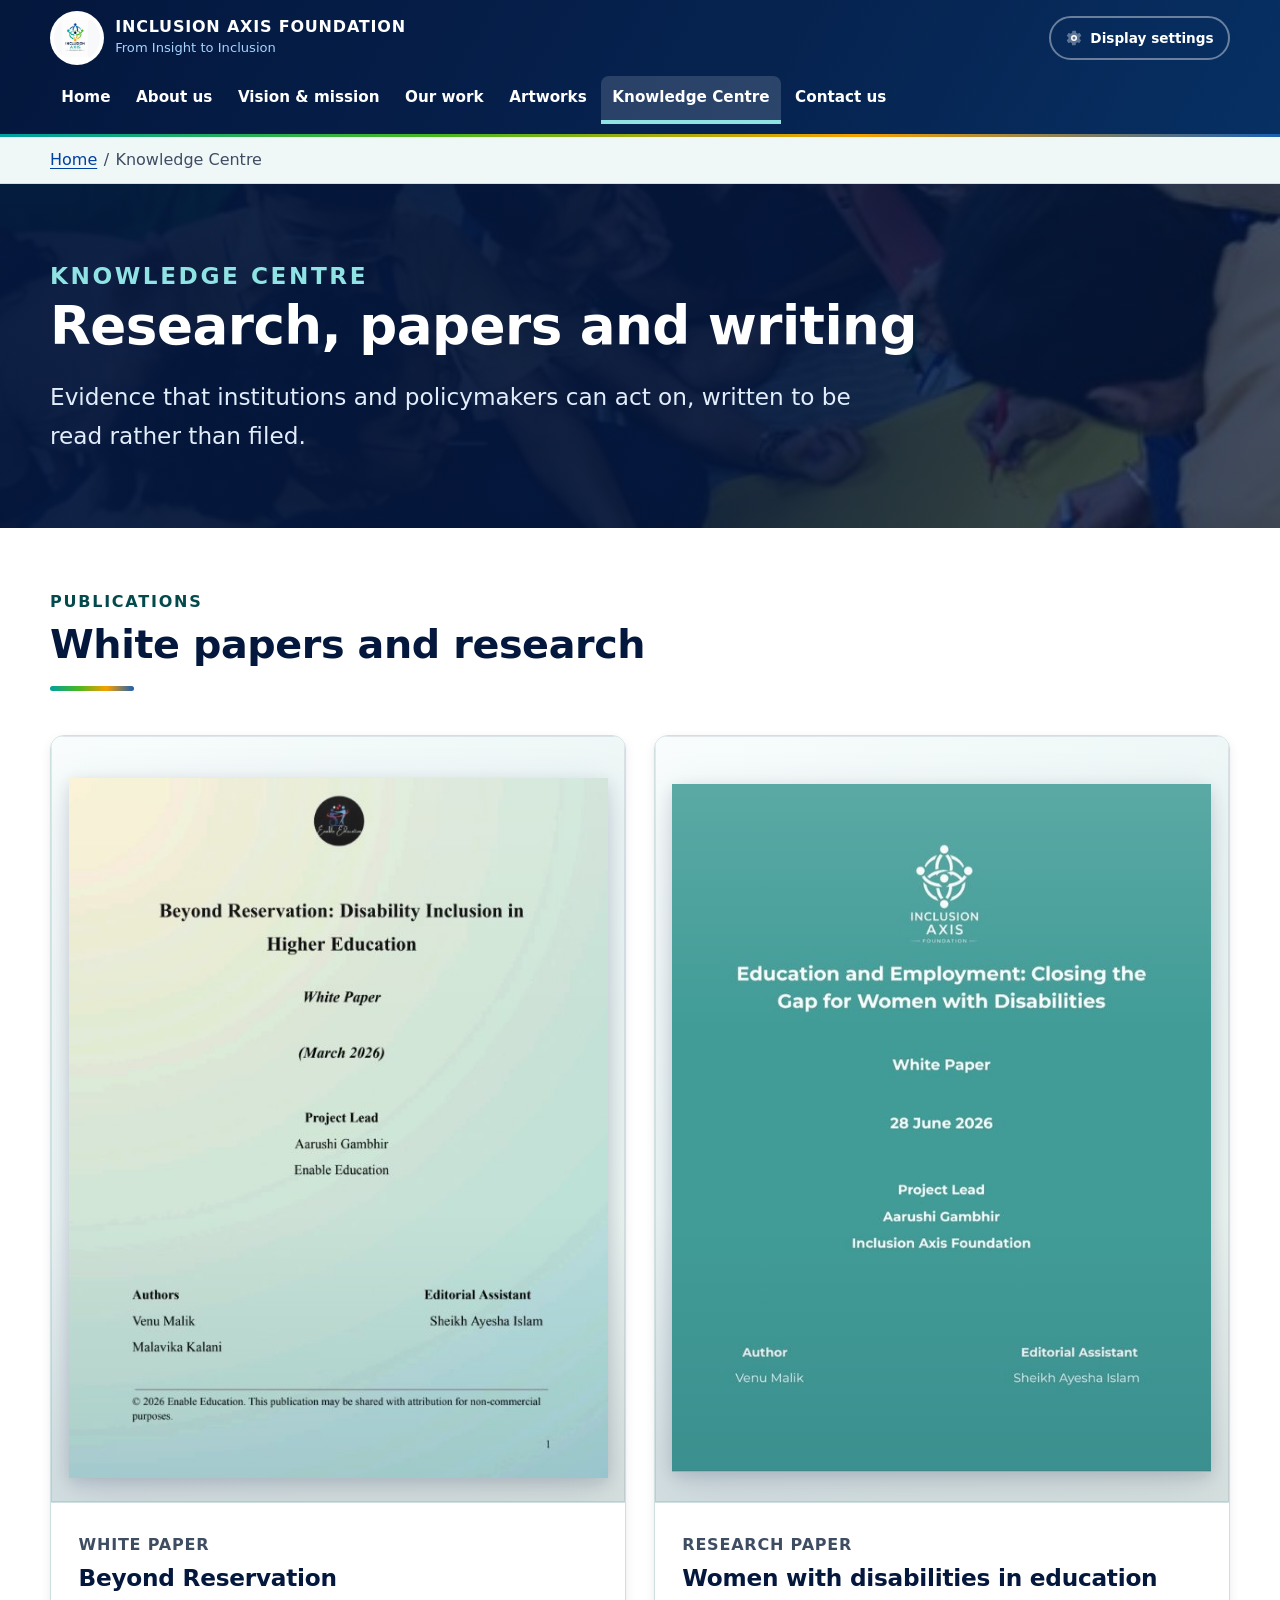
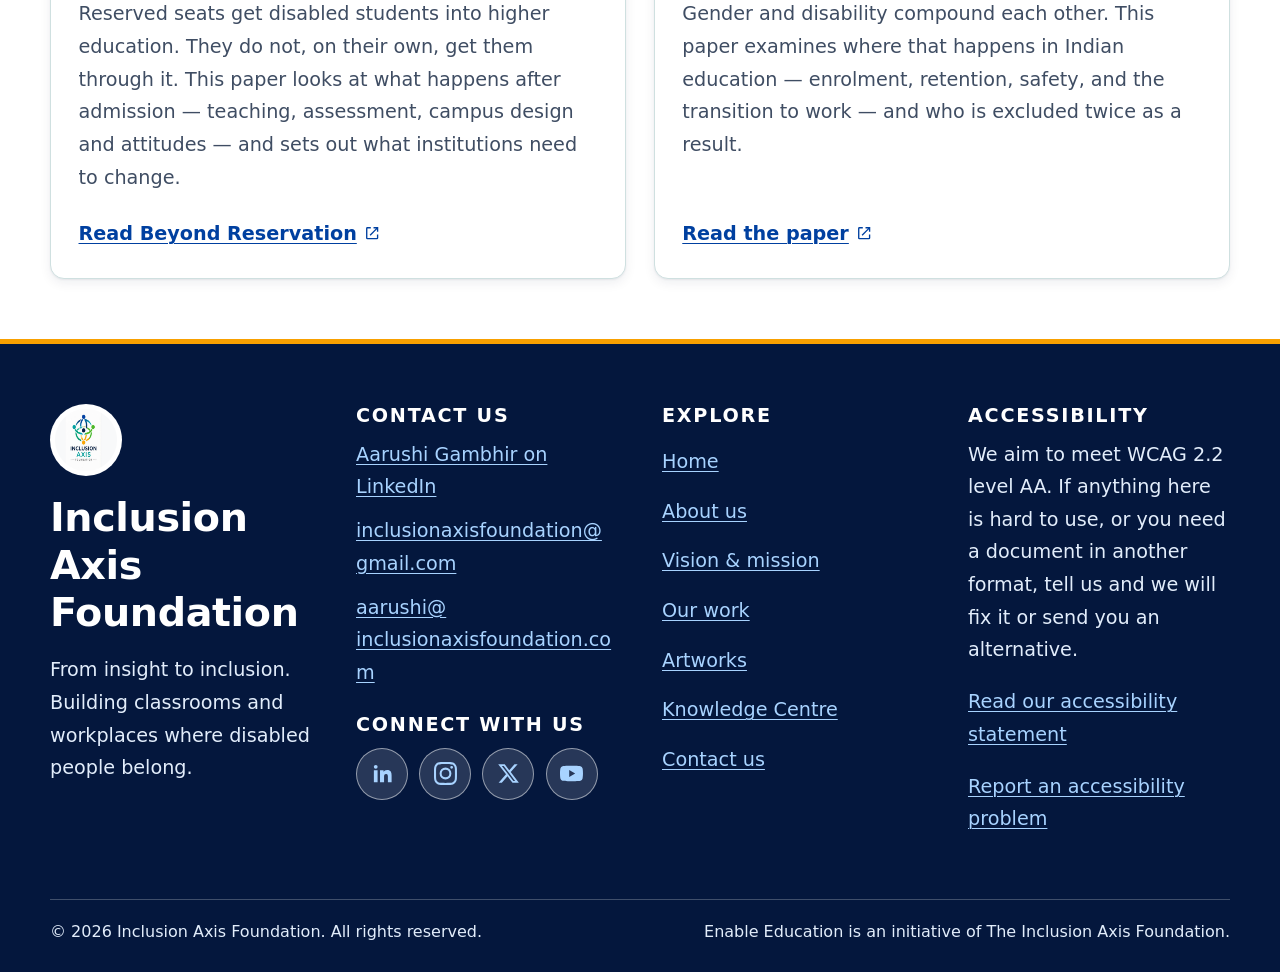
<file: knowledge-centre.html>
<!DOCTYPE html>
<html lang="en">
<head>
<meta charset="utf-8">
<title>Knowledge Centre &mdash; Inclusion Axis Foundation</title>
<meta name="viewport" content="width=device-width, initial-scale=1">
<meta name="description" content="White papers, research and writing from the Inclusion Axis Foundation on disability inclusion in Indian education.">
<meta name="theme-color" content="#0b1733">
<link rel="canonical" href="https://inclusionaxisfoundation.com/knowledge-centre.html">
<link rel="icon" href="assets/img/favicon-32.png" sizes="32x32" type="image/png">
<link rel="icon" href="assets/img/icon-512.png" sizes="512x512" type="image/png">
<link rel="apple-touch-icon" href="assets/img/apple-touch-icon.png">
<link rel="stylesheet" href="assets/css/style.css">
<meta property="og:title" content="Knowledge Centre &mdash; Inclusion Axis Foundation">
<meta property="og:description" content="White papers, research and writing from the Inclusion Axis Foundation on disability inclusion in Indian education.">
<meta property="og:type" content="website">
<meta property="og:url" content="https://inclusionaxisfoundation.com/knowledge-centre.html">
<meta property="og:site_name" content="Inclusion Axis Foundation">
<meta property="og:locale" content="en_IN">
<!-- Open Graph requires absolute URLs; scrapers do not resolve relative paths. -->
<meta property="og:image" content="https://inclusionaxisfoundation.com/assets/img/social-knowledge.jpg">
<meta property="og:image:width" content="1200">
<meta property="og:image:height" content="630">
<meta property="og:image:alt" content="Cover of the paper Beyond Reservation.">
<meta name="twitter:card" content="summary_large_image">
<meta name="twitter:title" content="Knowledge Centre &mdash; Inclusion Axis Foundation">
<meta name="twitter:description" content="White papers, research and writing from the Inclusion Axis Foundation on disability inclusion in Indian education.">
<meta name="twitter:image" content="https://inclusionaxisfoundation.com/assets/img/social-knowledge.jpg">
<meta name="twitter:image:alt" content="Cover of the paper Beyond Reservation.">
</head>
<body>
<svg xmlns="http://www.w3.org/2000/svg" style="display:none" aria-hidden="true" focusable="false">
  <symbol id="icon-external" viewBox="0 0 24 24"><path d="M14 3v2h3.59l-9.3 9.29 1.42 1.42L19 6.41V10h2V3h-7zM5 5h5V3H5a2 2 0 0 0-2 2v14a2 2 0 0 0 2 2h14a2 2 0 0 0 2-2v-5h-2v5H5V5z"/></symbol>
  <symbol id="icon-settings" viewBox="0 0 24 24"><path d="M12 8a4 4 0 1 0 0 8 4 4 0 0 0 0-8zm0 6a2 2 0 1 1 0-4 2 2 0 0 1 0 4z"/><path d="m19.43 12.98.02-.98-.02-.98 2.02-1.58a.5.5 0 0 0 .12-.64l-1.91-3.32a.5.5 0 0 0-.6-.22l-2.39.96a7.3 7.3 0 0 0-1.7-.98l-.36-2.54a.5.5 0 0 0-.5-.42h-3.82a.5.5 0 0 0-.5.42l-.36 2.54c-.6.25-1.17.58-1.7.98l-2.39-.96a.5.5 0 0 0-.6.22L2.43 8.8a.5.5 0 0 0 .12.64l2.02 1.58-.02.98.02.98-2.02 1.58a.5.5 0 0 0-.12.64l1.91 3.32c.13.22.39.31.6.22l2.39-.96c.53.4 1.1.73 1.7.98l.36 2.54c.04.24.25.42.5.42h3.82c.25 0 .46-.18.5-.42l.36-2.54c.6-.25 1.17-.58 1.7-.98l2.39.96c.22.09.47 0 .6-.22l1.91-3.32a.5.5 0 0 0-.12-.64l-2.02-1.58z" opacity=".35"/></symbol>
  <symbol id="icon-linkedin" viewBox="0 0 24 24"><path d="M6.94 5a2 2 0 1 1-4 0 2 2 0 0 1 4 0zM3 8.5h3.87V21H3V8.5zM9.4 8.5h3.71v1.71h.05c.52-.94 1.79-1.93 3.68-1.93 3.94 0 4.66 2.5 4.66 5.75V21h-3.87v-5.5c0-1.31-.02-3-1.86-3-1.87 0-2.15 1.42-2.15 2.9V21H9.4V8.5z"/></symbol>
  <symbol id="icon-instagram" viewBox="0 0 24 24"><path d="M12 2.16c3.2 0 3.58.01 4.85.07 1.17.05 1.8.25 2.23.41.56.22.96.48 1.38.9.42.42.68.82.9 1.38.16.42.36 1.06.41 2.23.06 1.27.07 1.65.07 4.85s-.01 3.58-.07 4.85c-.05 1.17-.25 1.8-.41 2.23-.22.56-.48.96-.9 1.38-.42.42-.82.68-1.38.9-.42.16-1.06.36-2.23.41-1.27.06-1.65.07-4.85.07s-3.58-.01-4.85-.07c-1.17-.05-1.8-.25-2.23-.41-.56-.22-.96-.48-1.38-.9a3.8 3.8 0 0 1-.9-1.38c-.16-.42-.36-1.06-.41-2.23C2.17 15.58 2.16 15.2 2.16 12s.01-3.58.07-4.85c.05-1.17.25-1.8.41-2.23.22-.56.48-.96.9-1.38.42-.42.82-.68 1.38-.9.42-.16 1.06-.36 2.23-.41C8.42 2.17 8.8 2.16 12 2.16zM12 0C8.74 0 8.33.01 7.05.07 5.78.13 4.9.33 4.14.63a5.9 5.9 0 0 0-2.13 1.38A5.9 5.9 0 0 0 .63 4.14c-.3.76-.5 1.64-.56 2.91C.01 8.33 0 8.74 0 12s.01 3.67.07 4.95c.06 1.27.26 2.15.56 2.91a5.9 5.9 0 0 0 1.38 2.13 5.9 5.9 0 0 0 2.13 1.38c.76.3 1.64.5 2.91.56C8.33 23.99 8.74 24 12 24s3.67-.01 4.95-.07c1.27-.06 2.15-.26 2.91-.56a5.9 5.9 0 0 0 2.13-1.38 5.9 5.9 0 0 0 1.38-2.13c.3-.76.5-1.64.56-2.91.06-1.28.07-1.69.07-4.95s-.01-3.67-.07-4.95c-.06-1.27-.26-2.15-.56-2.91a5.9 5.9 0 0 0-1.38-2.13A5.9 5.9 0 0 0 19.86.63c-.76-.3-1.64-.5-2.91-.56C15.67.01 15.26 0 12 0zm0 5.84A6.16 6.16 0 1 0 18.16 12 6.16 6.16 0 0 0 12 5.84zm0 10.16A4 4 0 1 1 16 12a4 4 0 0 1-4 4zm7.85-10.4a1.44 1.44 0 1 1-1.44-1.44 1.44 1.44 0 0 1 1.44 1.44z"/></symbol>
  <symbol id="icon-x" viewBox="0 0 24 24"><path d="M18.24 2.25h3.31l-7.23 8.26 8.5 11.24h-6.65l-5.21-6.82-5.97 6.82H1.68l7.73-8.84L1.25 2.25h6.82l4.71 6.23 5.46-6.23zm-1.16 17.52h1.83L7.02 4.12H5.05l12.03 15.65z"/></symbol>
  <symbol id="icon-youtube" viewBox="0 0 24 24"><path d="M23.5 6.5a3.02 3.02 0 0 0-2.12-2.14C19.5 3.85 12 3.85 12 3.85s-7.5 0-9.38.51A3.02 3.02 0 0 0 .5 6.5C0 8.38 0 12 0 12s0 3.62.5 5.5a3.02 3.02 0 0 0 2.12 2.14c1.88.51 9.38.51 9.38.51s7.5 0 9.38-.51a3.02 3.02 0 0 0 2.12-2.14C24 15.62 24 12 24 12s0-3.62-.5-5.5zM9.6 15.6V8.4l6.24 3.6-6.24 3.6z"/></symbol>
</svg>

<a class="skip-link" href="#main">Skip to main content</a>

<header class="site-header">
  <div class="wrap site-header__inner">
    <a class="brand" href="index.html">
      <img src="assets/img/logo.png" alt="" width="272" height="218">
      <span>
        <span class="brand__name">Inclusion Axis Foundation</span>
        <span class="brand__tagline">From Insight to Inclusion</span>
      </span>
    </a>

    <div class="header-tools">
      <button class="prefs-toggle" type="button" aria-expanded="false" aria-controls="accessibility-preferences" hidden>
        <svg aria-hidden="true" focusable="false"><use href="#icon-settings"></use></svg>
        <span class="prefs-toggle__label">Display<span class="at-wide"> settings</span></span>
      </button>

      <button class="nav-toggle" type="button" aria-expanded="false" aria-controls="primary-navigation" hidden>
        <span class="nav-toggle__bars" aria-hidden="true"></span>
        Menu
      </button>
    </div>

    <nav class="primary-nav" id="primary-navigation" aria-label="Main">
      <ul>
        <li><a href="index.html">Home</a></li>
        <li><a href="about.html">About us</a></li>
        <li><a href="vision-mission.html">Vision &amp; mission</a></li>
        <li><a href="work.html">Our work</a></li>
        <li><a href="artworks.html">Artworks</a></li>
        <li><a href="knowledge-centre.html" aria-current="page">Knowledge Centre</a></li>
        <li><a href="contact.html">Contact us</a></li>
      </ul>
    </nav>
  </div>
</header>

<section class="prefs" id="accessibility-preferences" aria-labelledby="prefs-heading" hidden>
  <div class="wrap prefs__inner">
    <h2 id="prefs-heading">Display settings</h2>
    <p class="prefs__intro">
      Change how this site looks. Your choices are saved in this browser and
      apply to every page. They do not change any other website.
    </p>

    <div class="prefs__grid">
      <fieldset>
        <legend>Text size</legend>
        <div class="opt-row">
          <label class="opt opt--radio"><input type="radio" name="pref-textsize" data-pref="textsize" value="normal" checked><span>Normal</span></label>
          <label class="opt opt--radio"><input type="radio" name="pref-textsize" data-pref="textsize" value="large"><span>Large</span></label>
          <label class="opt opt--radio"><input type="radio" name="pref-textsize" data-pref="textsize" value="larger"><span>Largest</span></label>
        </div>
      </fieldset>

      <fieldset>
        <legend>Text spacing</legend>
        <div class="opt-row">
          <label class="opt opt--radio"><input type="radio" name="pref-spacing" data-pref="spacing" value="normal" checked><span>Normal</span></label>
          <label class="opt opt--radio"><input type="radio" name="pref-spacing" data-pref="spacing" value="roomy"><span>More spaced out</span></label>
        </div>
      </fieldset>

      <fieldset>
        <legend>Reading aids</legend>
        <div class="opt-row">
          <label class="opt"><input type="checkbox" data-pref="underline" value="on" data-off="off"><span>Underline all links</span></label>
          <label class="opt"><input type="checkbox" data-pref="contrast" value="high" data-off="normal"><span>Higher contrast</span></label>
        </div>
      </fieldset>

      <fieldset>
        <legend>Animation</legend>
        <div class="opt-row">
          <label class="opt"><input type="checkbox" data-pref="motion" value="off" data-off="on"><span>Turn off animation</span></label>
        </div>
      </fieldset>
    </div>

    <div class="prefs__actions">
      <button class="btn-plain prefs__reset" type="button">Reset to defaults</button>
      <button class="btn-plain prefs__close" type="button">Close settings</button>
      <p class="prefs__status" role="status"></p>
    </div>
  </div>
</section>

<nav class="breadcrumb" aria-label="Breadcrumb">
  <div class="wrap">
    <ol>
      <li><a href="index.html">Home</a></li>
      <li aria-current="page">Knowledge Centre</li>
    </ol>
  </div>
</nav>

<main id="main">
  <section class="page-hero">
    <div class="page-hero__media">
      <img src="assets/img/students-circle.jpg" alt="" width="504" height="1120">
    </div>
    <div class="wrap">
      <p class="eyebrow">Knowledge Centre</p>
      <h1>Research, papers and writing</h1>
      <p>Evidence that institutions and policymakers can act on, written to be
        read rather than filed.</p>
    </div>
  </section>

  <section class="section" aria-labelledby="papers-heading">
    <div class="wrap">
      <div class="section-head reveal">
        <p class="eyebrow">Publications</p>
        <h2 id="papers-heading">White papers and research</h2>
        <span class="section-head__rule" aria-hidden="true"></span>
      </div>
      <ul class="grid grid--2 reveal">
        <li>
          <article class="card">
            <div class="card__media card__media--doc">
              <img src="assets/img/paper-beyond-reservation.jpg" alt="Cover of the white paper Beyond Reservation." width="583" height="758" loading="lazy" decoding="async">
            </div>
            <div class="card__body">
              <p class="card__meta">White paper</p>
              <h3>Beyond Reservation</h3>
              <p>
                Reserved seats get disabled students into higher education.
                They do not, on their own, get them through it. This paper
                looks at what happens after admission &mdash; teaching,
                assessment, campus design and attitudes &mdash; and sets out
                what institutions need to change.
              </p>
              <p class="card__link"><a href="https://drive.google.com/file/d/1w3RRhw8chwav0TPGfvzyoRe0wQTZFUEe/view?usp=drivesdk" rel="noopener" target="_blank">Read Beyond Reservation<span class="visually-hidden"> PDF on Google Drive (opens in a new tab)</span><svg class="ext-icon" aria-hidden="true" focusable="false"><use href="#icon-external"></use></svg></a></p>
            </div>
          </article>
        </li>
        <li>
          <article class="card">
            <div class="card__media card__media--doc">
              <img src="assets/img/paper-women-education.jpg" alt="Cover of the research paper on women with disabilities in education." width="648" height="826" loading="lazy" decoding="async">
            </div>
            <div class="card__body">
              <p class="card__meta">Research paper</p>
              <h3>Women with disabilities in education</h3>
              <p>
                Gender and disability compound each other. This paper examines
                where that happens in Indian education &mdash; enrolment,
                retention, safety, and the transition to work &mdash; and who
                is excluded twice as a result.
              </p>
              <p class="card__link"><a href="https://drive.google.com/drive/folders/1AIb3WrPv0tdu9_oYVqQbv5recvO2P66a" rel="noopener" target="_blank">Read the paper<span class="visually-hidden"> folder on Google Drive (opens in a new tab)</span><svg class="ext-icon" aria-hidden="true" focusable="false"><use href="#icon-external"></use></svg></a></p>
            </div>
          </article>
        </li>
      </ul>
    </div>
  </section>
</main>

<footer class="site-footer">
  <div class="wrap">
    <div class="footer-grid">
      <div class="footer-brand">
        <img src="assets/img/logo.png" alt="" width="272" height="218">
        <h2>Inclusion Axis Foundation</h2>
        <p>From insight to inclusion. Building classrooms and workplaces where
          disabled people belong.</p>
      </div>

      <div>
        <h3>Contact us</h3>
        <ul class="contact-list">
          <li><a href="https://www.linkedin.com/in/aarushigambhir/" rel="noopener" target="_blank">Aarushi Gambhir on LinkedIn<span class="visually-hidden"> (opens in a new tab)</span></a></li>
          <li><a href="mailto:inclusionaxisfoundation@gmail.com">inclusionaxisfoundation@<wbr>gmail.com</a></li>
          <li><a href="mailto:aarushi@inclusionaxisfoundation.com">aarushi@<wbr>inclusionaxisfoundation.com</a></li>
        </ul>

        <h3 style="margin-top:1.5rem">Connect with us</h3>
        <ul class="social-list">
          <li><a href="https://www.linkedin.com/company/enable-education-1/home/" rel="noopener" target="_blank"><svg aria-hidden="true" focusable="false"><use href="#icon-linkedin"></use></svg><span class="visually-hidden">Enable Education on LinkedIn (opens in a new tab)</span></a></li>
          <li><a href="https://www.instagram.com/inclusionaxisfoundation?igsh=OXpyNTQ4dXNpM21m" rel="noopener" target="_blank"><svg aria-hidden="true" focusable="false"><use href="#icon-instagram"></use></svg><span class="visually-hidden">Inclusion Axis Foundation on Instagram (opens in a new tab)</span></a></li>
          <li><a href="https://x.com/enableeducation?t=6LmXwSsxmcVuHl_wjzEHXg&amp;s=09" rel="noopener" target="_blank"><svg aria-hidden="true" focusable="false"><use href="#icon-x"></use></svg><span class="visually-hidden">Enable Education on X, formerly Twitter (opens in a new tab)</span></a></li>
          <li><a href="https://youtube.com/@inclusion_axis_foundation?si=FFW_-bEmGm1JqRyU" rel="noopener" target="_blank"><svg aria-hidden="true" focusable="false"><use href="#icon-youtube"></use></svg><span class="visually-hidden">Inclusion Axis Foundation on YouTube (opens in a new tab)</span></a></li>
        </ul>
      </div>

      <nav class="footer-nav" aria-label="Footer">
        <h3>Explore</h3>
        <ul>
          <li><a href="index.html">Home</a></li>
          <li><a href="about.html">About us</a></li>
          <li><a href="vision-mission.html">Vision &amp; mission</a></li>
          <li><a href="work.html">Our work</a></li>
          <li><a href="artworks.html">Artworks</a></li>
          <li><a href="knowledge-centre.html">Knowledge Centre</a></li>
          <li><a href="contact.html">Contact us</a></li>
        </ul>
      </nav>

      <div>
        <h3>Accessibility</h3>
        <p>We aim to meet WCAG 2.2 level AA. If anything here is hard to use,
          or you need a document in another format, tell us and we will fix it
          or send you an alternative.</p>
        <p>
          <a href="accessibility.html">Read our accessibility statement</a>
        </p>
        <p>
          <a href="mailto:inclusionaxisfoundation@gmail.com?subject=Accessibility%20on%20the%20IAF%20website">Report an accessibility problem</a>
        </p>
      </div>
    </div>

    <div class="footer-bottom">
      <p>&copy; 2026 Inclusion Axis Foundation. All rights reserved.</p>
      <p>Enable Education is an initiative of The Inclusion Axis Foundation.</p>
    </div>
  </div>
</footer>

<script src="assets/js/site.js"></script>
</body>
</html>
</file>
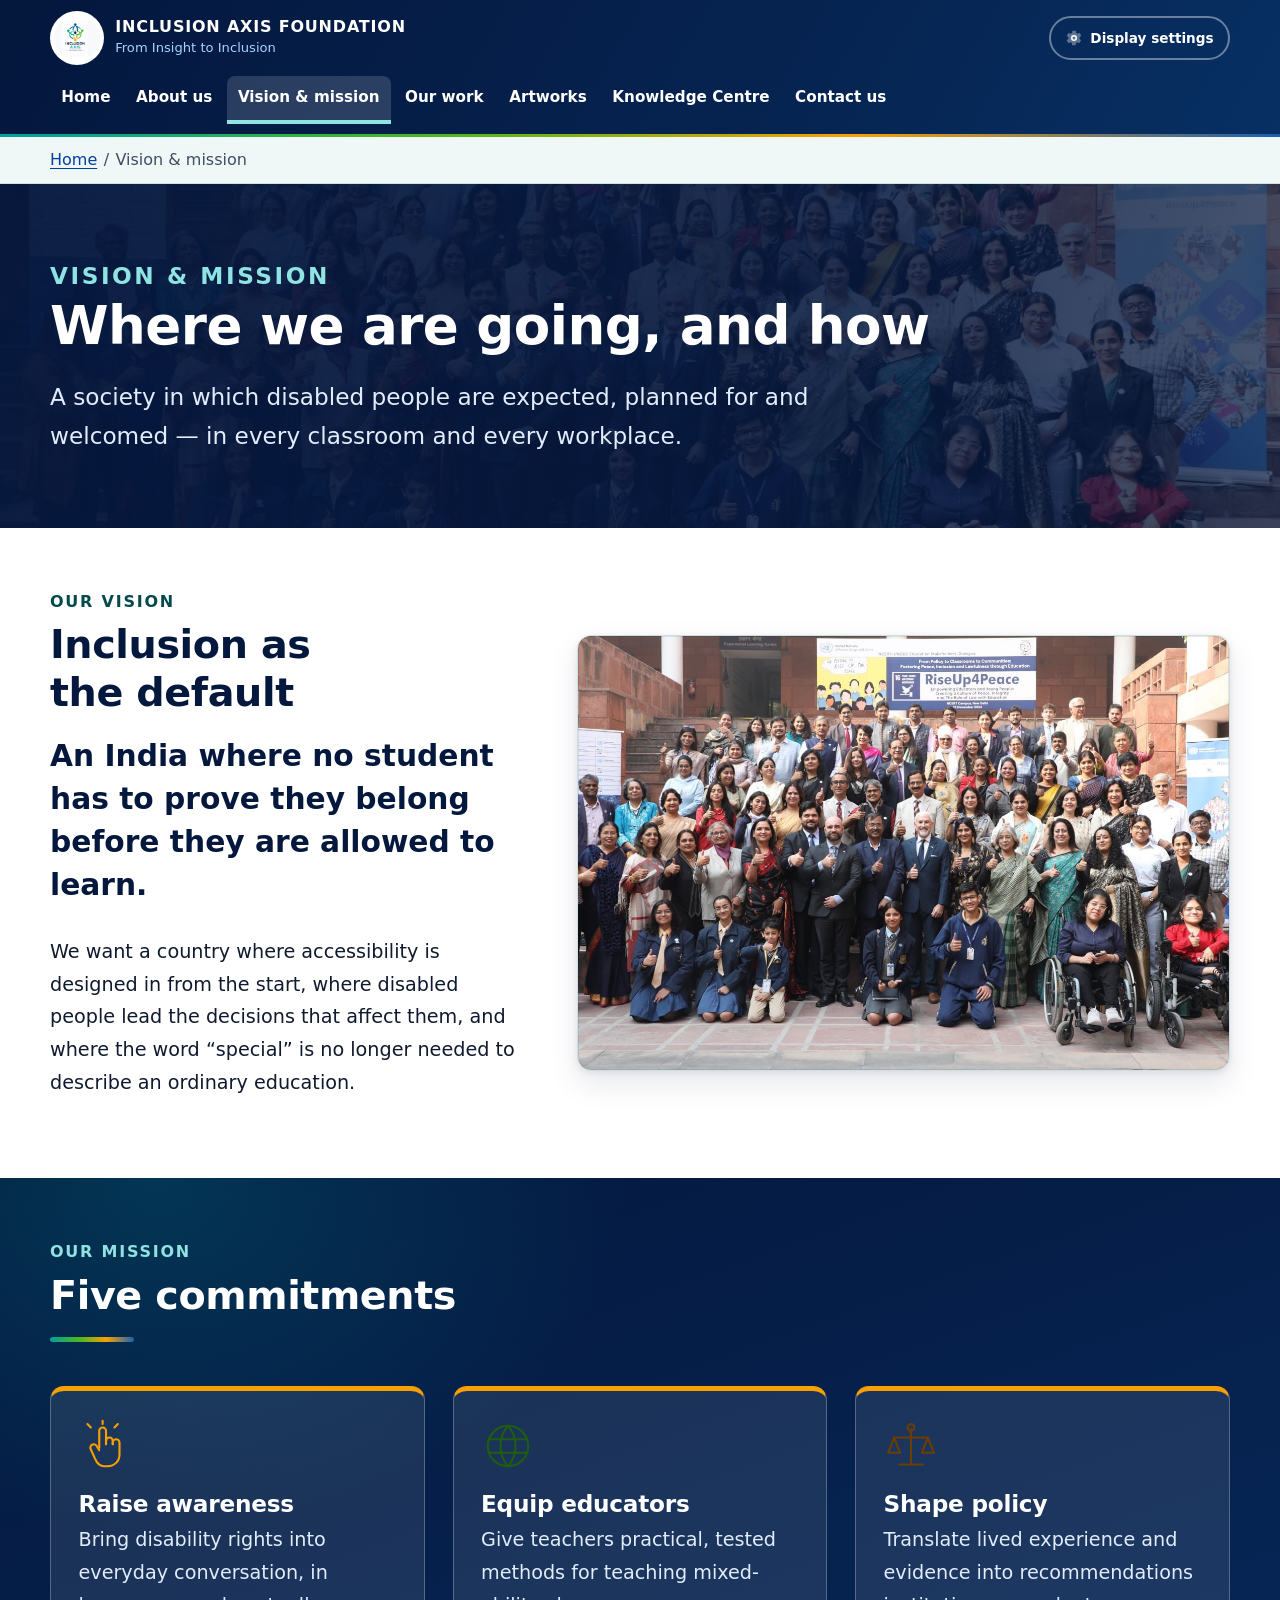
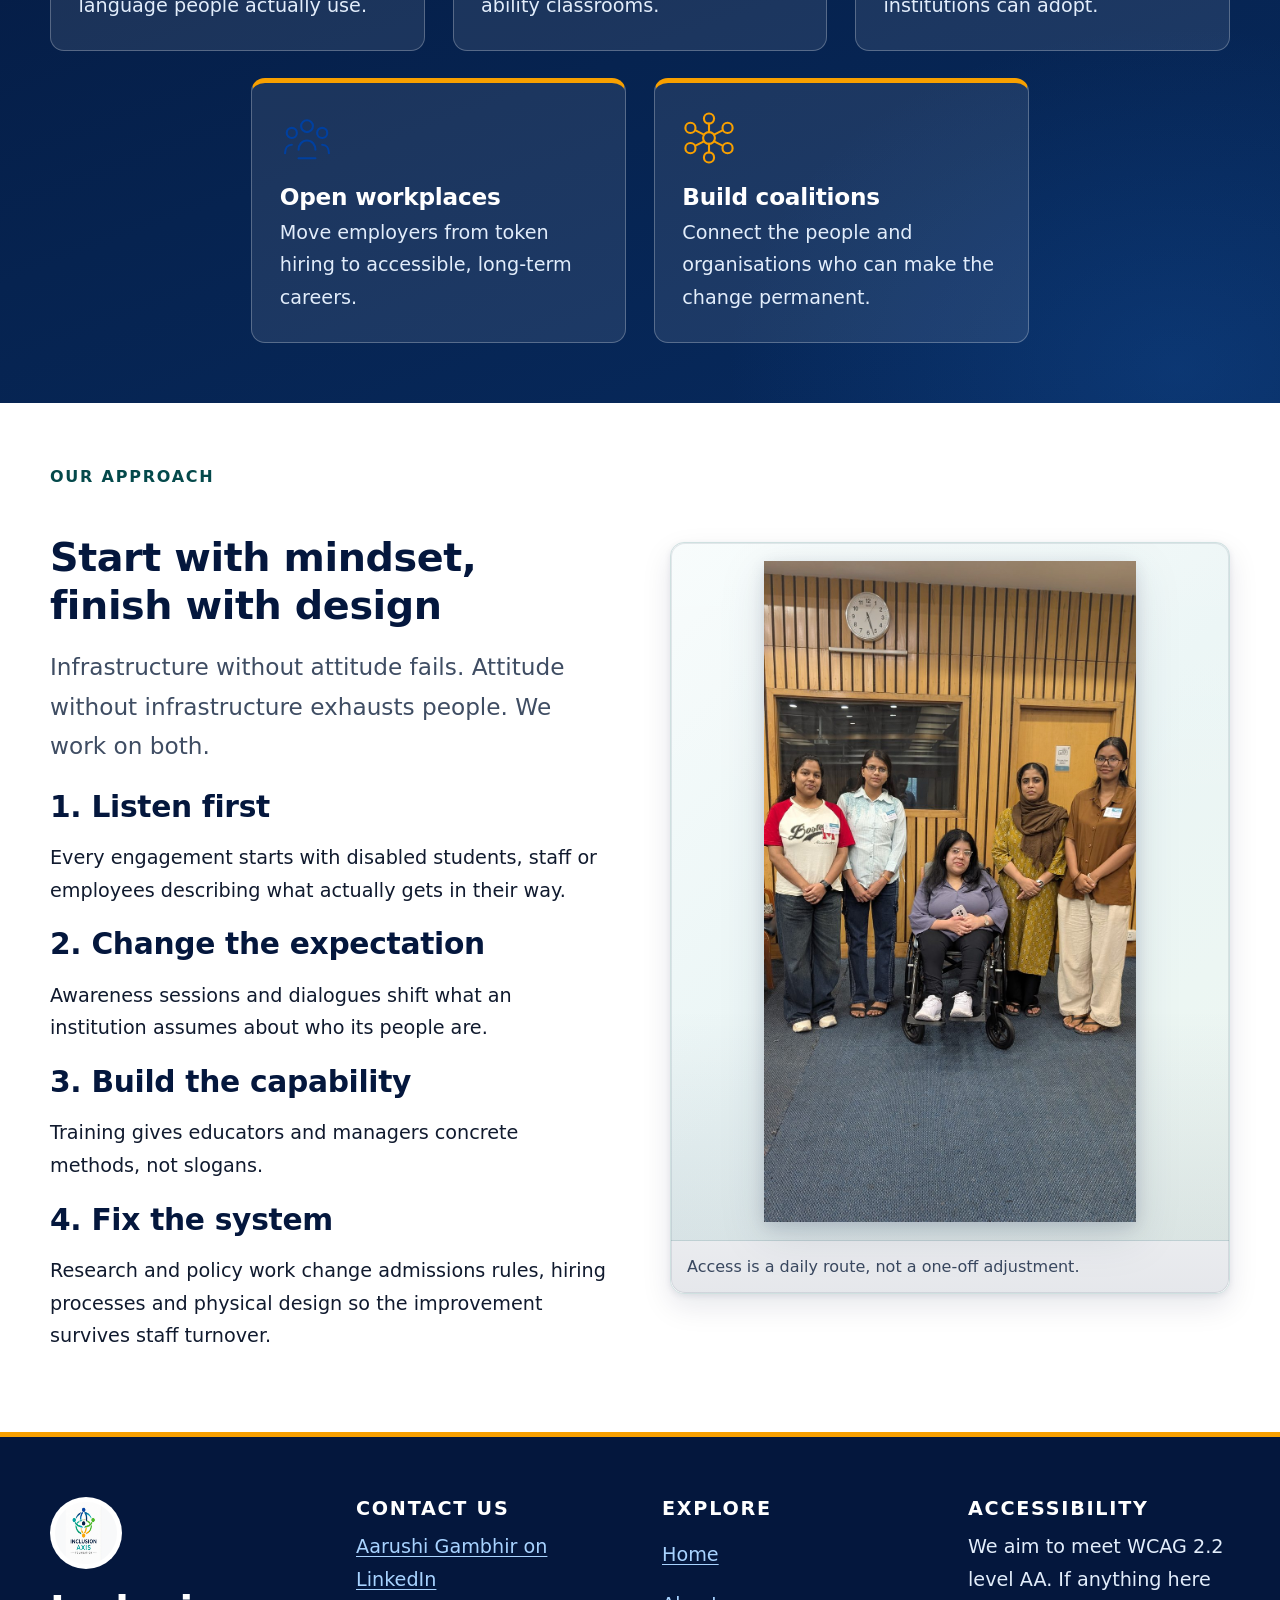
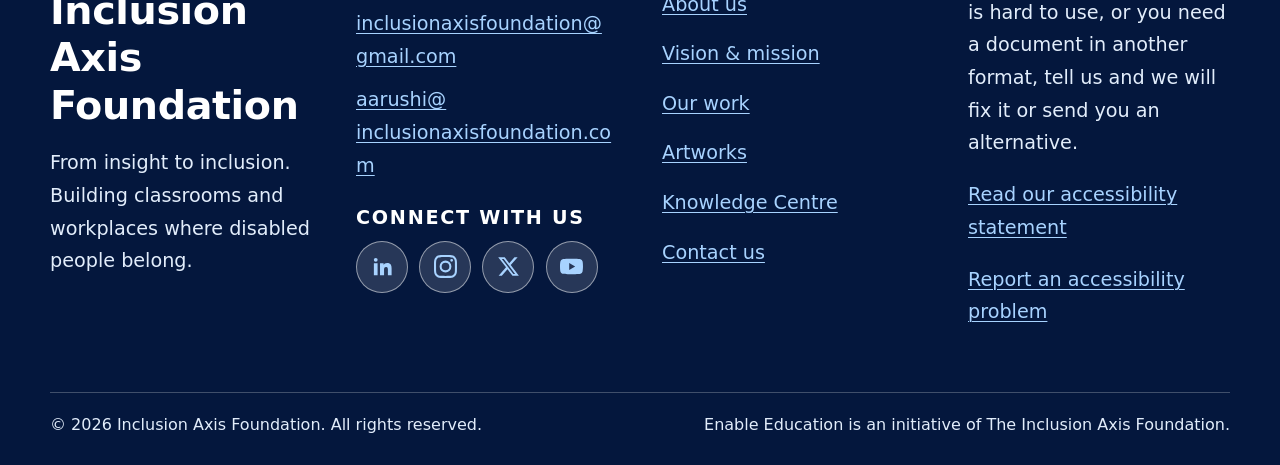
<file: vision-mission.html>
<!DOCTYPE html>
<html lang="en">
<head>
<meta charset="utf-8">
<title>Vision &amp; mission &mdash; Inclusion Axis Foundation</title>
<meta name="viewport" content="width=device-width, initial-scale=1">
<meta name="description" content="Our vision of inclusion as the default, our five mission commitments, and the four-step approach we use with every institution we work with.">
<meta name="theme-color" content="#0b1733">
<link rel="canonical" href="https://inclusionaxisfoundation.com/vision-mission.html">
<link rel="icon" href="assets/img/favicon-32.png" sizes="32x32" type="image/png">
<link rel="icon" href="assets/img/icon-512.png" sizes="512x512" type="image/png">
<link rel="apple-touch-icon" href="assets/img/apple-touch-icon.png">
<link rel="stylesheet" href="assets/css/style.css">
<meta property="og:title" content="Vision &amp; mission &mdash; Inclusion Axis Foundation">
<meta property="og:description" content="Our vision of inclusion as the default, our five mission commitments, and the four-step approach we use with every institution we work with.">
<meta property="og:type" content="website">
<meta property="og:url" content="https://inclusionaxisfoundation.com/vision-mission.html">
<meta property="og:site_name" content="Inclusion Axis Foundation">
<meta property="og:locale" content="en_IN">
<!-- Open Graph requires absolute URLs; scrapers do not resolve relative paths. -->
<meta property="og:image" content="https://inclusionaxisfoundation.com/assets/img/social-card.jpg">
<meta property="og:image:width" content="1200">
<meta property="og:image:height" content="630">
<meta property="og:image:alt" content="Participants at the NCERT and UNODC RiseUp4Peace education stakeholders&rsquo; dialogue in New Delhi &mdash; students, educators and officials standing together, with several wheelchair users among them at the front.">
<meta name="twitter:card" content="summary_large_image">
<meta name="twitter:title" content="Vision &amp; mission &mdash; Inclusion Axis Foundation">
<meta name="twitter:description" content="Our vision of inclusion as the default, our five mission commitments, and the four-step approach we use with every institution we work with.">
<meta name="twitter:image" content="https://inclusionaxisfoundation.com/assets/img/social-card.jpg">
<meta name="twitter:image:alt" content="Participants at the NCERT and UNODC RiseUp4Peace education stakeholders&rsquo; dialogue in New Delhi &mdash; students, educators and officials standing together, with several wheelchair users among them at the front.">
</head>
<body>
<svg xmlns="http://www.w3.org/2000/svg" style="display:none" aria-hidden="true" focusable="false">
  <symbol id="icon-external" viewBox="0 0 24 24"><path d="M14 3v2h3.59l-9.3 9.29 1.42 1.42L19 6.41V10h2V3h-7zM5 5h5V3H5a2 2 0 0 0-2 2v14a2 2 0 0 0 2 2h14a2 2 0 0 0 2-2v-5h-2v5H5V5z"/></symbol>
  <symbol id="icon-settings" viewBox="0 0 24 24"><path d="M12 8a4 4 0 1 0 0 8 4 4 0 0 0 0-8zm0 6a2 2 0 1 1 0-4 2 2 0 0 1 0 4z"/><path d="m19.43 12.98.02-.98-.02-.98 2.02-1.58a.5.5 0 0 0 .12-.64l-1.91-3.32a.5.5 0 0 0-.6-.22l-2.39.96a7.3 7.3 0 0 0-1.7-.98l-.36-2.54a.5.5 0 0 0-.5-.42h-3.82a.5.5 0 0 0-.5.42l-.36 2.54c-.6.25-1.17.58-1.7.98l-2.39-.96a.5.5 0 0 0-.6.22L2.43 8.8a.5.5 0 0 0 .12.64l2.02 1.58-.02.98.02.98-2.02 1.58a.5.5 0 0 0-.12.64l1.91 3.32c.13.22.39.31.6.22l2.39-.96c.53.4 1.1.73 1.7.98l.36 2.54c.04.24.25.42.5.42h3.82c.25 0 .46-.18.5-.42l.36-2.54c.6-.25 1.17-.58 1.7-.98l2.39.96c.22.09.47 0 .6-.22l1.91-3.32a.5.5 0 0 0-.12-.64l-2.02-1.58z" opacity=".35"/></symbol>
  <symbol id="icon-linkedin" viewBox="0 0 24 24"><path d="M6.94 5a2 2 0 1 1-4 0 2 2 0 0 1 4 0zM3 8.5h3.87V21H3V8.5zM9.4 8.5h3.71v1.71h.05c.52-.94 1.79-1.93 3.68-1.93 3.94 0 4.66 2.5 4.66 5.75V21h-3.87v-5.5c0-1.31-.02-3-1.86-3-1.87 0-2.15 1.42-2.15 2.9V21H9.4V8.5z"/></symbol>
  <symbol id="icon-instagram" viewBox="0 0 24 24"><path d="M12 2.16c3.2 0 3.58.01 4.85.07 1.17.05 1.8.25 2.23.41.56.22.96.48 1.38.9.42.42.68.82.9 1.38.16.42.36 1.06.41 2.23.06 1.27.07 1.65.07 4.85s-.01 3.58-.07 4.85c-.05 1.17-.25 1.8-.41 2.23-.22.56-.48.96-.9 1.38-.42.42-.82.68-1.38.9-.42.16-1.06.36-2.23.41-1.27.06-1.65.07-4.85.07s-3.58-.01-4.85-.07c-1.17-.05-1.8-.25-2.23-.41-.56-.22-.96-.48-1.38-.9a3.8 3.8 0 0 1-.9-1.38c-.16-.42-.36-1.06-.41-2.23C2.17 15.58 2.16 15.2 2.16 12s.01-3.58.07-4.85c.05-1.17.25-1.8.41-2.23.22-.56.48-.96.9-1.38.42-.42.82-.68 1.38-.9.42-.16 1.06-.36 2.23-.41C8.42 2.17 8.8 2.16 12 2.16zM12 0C8.74 0 8.33.01 7.05.07 5.78.13 4.9.33 4.14.63a5.9 5.9 0 0 0-2.13 1.38A5.9 5.9 0 0 0 .63 4.14c-.3.76-.5 1.64-.56 2.91C.01 8.33 0 8.74 0 12s.01 3.67.07 4.95c.06 1.27.26 2.15.56 2.91a5.9 5.9 0 0 0 1.38 2.13 5.9 5.9 0 0 0 2.13 1.38c.76.3 1.64.5 2.91.56C8.33 23.99 8.74 24 12 24s3.67-.01 4.95-.07c1.27-.06 2.15-.26 2.91-.56a5.9 5.9 0 0 0 2.13-1.38 5.9 5.9 0 0 0 1.38-2.13c.3-.76.5-1.64.56-2.91.06-1.28.07-1.69.07-4.95s-.01-3.67-.07-4.95c-.06-1.27-.26-2.15-.56-2.91a5.9 5.9 0 0 0-1.38-2.13A5.9 5.9 0 0 0 19.86.63c-.76-.3-1.64-.5-2.91-.56C15.67.01 15.26 0 12 0zm0 5.84A6.16 6.16 0 1 0 18.16 12 6.16 6.16 0 0 0 12 5.84zm0 10.16A4 4 0 1 1 16 12a4 4 0 0 1-4 4zm7.85-10.4a1.44 1.44 0 1 1-1.44-1.44 1.44 1.44 0 0 1 1.44 1.44z"/></symbol>
  <symbol id="icon-x" viewBox="0 0 24 24"><path d="M18.24 2.25h3.31l-7.23 8.26 8.5 11.24h-6.65l-5.21-6.82-5.97 6.82H1.68l7.73-8.84L1.25 2.25h6.82l4.71 6.23 5.46-6.23zm-1.16 17.52h1.83L7.02 4.12H5.05l12.03 15.65z"/></symbol>
  <symbol id="icon-youtube" viewBox="0 0 24 24"><path d="M23.5 6.5a3.02 3.02 0 0 0-2.12-2.14C19.5 3.85 12 3.85 12 3.85s-7.5 0-9.38.51A3.02 3.02 0 0 0 .5 6.5C0 8.38 0 12 0 12s0 3.62.5 5.5a3.02 3.02 0 0 0 2.12 2.14c1.88.51 9.38.51 9.38.51s7.5 0 9.38-.51a3.02 3.02 0 0 0 2.12-2.14C24 15.62 24 12 24 12s0-3.62-.5-5.5zM9.6 15.6V8.4l6.24 3.6-6.24 3.6z"/></symbol>
</svg>

<a class="skip-link" href="#main">Skip to main content</a>

<header class="site-header">
  <div class="wrap site-header__inner">
    <a class="brand" href="index.html">
      <img src="assets/img/logo.png" alt="" width="272" height="218">
      <span>
        <span class="brand__name">Inclusion Axis Foundation</span>
        <span class="brand__tagline">From Insight to Inclusion</span>
      </span>
    </a>

    <div class="header-tools">
      <button class="prefs-toggle" type="button" aria-expanded="false" aria-controls="accessibility-preferences" hidden>
        <svg aria-hidden="true" focusable="false"><use href="#icon-settings"></use></svg>
        <span class="prefs-toggle__label">Display<span class="at-wide"> settings</span></span>
      </button>

      <button class="nav-toggle" type="button" aria-expanded="false" aria-controls="primary-navigation" hidden>
        <span class="nav-toggle__bars" aria-hidden="true"></span>
        Menu
      </button>
    </div>

    <nav class="primary-nav" id="primary-navigation" aria-label="Main">
      <ul>
        <li><a href="index.html">Home</a></li>
        <li><a href="about.html">About us</a></li>
        <li><a href="vision-mission.html" aria-current="page">Vision &amp; mission</a></li>
        <li><a href="work.html">Our work</a></li>
        <li><a href="artworks.html">Artworks</a></li>
        <li><a href="knowledge-centre.html">Knowledge Centre</a></li>
        <li><a href="contact.html">Contact us</a></li>
      </ul>
    </nav>
  </div>
</header>

<section class="prefs" id="accessibility-preferences" aria-labelledby="prefs-heading" hidden>
  <div class="wrap prefs__inner">
    <h2 id="prefs-heading">Display settings</h2>
    <p class="prefs__intro">
      Change how this site looks. Your choices are saved in this browser and
      apply to every page. They do not change any other website.
    </p>

    <div class="prefs__grid">
      <fieldset>
        <legend>Text size</legend>
        <div class="opt-row">
          <label class="opt opt--radio"><input type="radio" name="pref-textsize" data-pref="textsize" value="normal" checked><span>Normal</span></label>
          <label class="opt opt--radio"><input type="radio" name="pref-textsize" data-pref="textsize" value="large"><span>Large</span></label>
          <label class="opt opt--radio"><input type="radio" name="pref-textsize" data-pref="textsize" value="larger"><span>Largest</span></label>
        </div>
      </fieldset>

      <fieldset>
        <legend>Text spacing</legend>
        <div class="opt-row">
          <label class="opt opt--radio"><input type="radio" name="pref-spacing" data-pref="spacing" value="normal" checked><span>Normal</span></label>
          <label class="opt opt--radio"><input type="radio" name="pref-spacing" data-pref="spacing" value="roomy"><span>More spaced out</span></label>
        </div>
      </fieldset>

      <fieldset>
        <legend>Reading aids</legend>
        <div class="opt-row">
          <label class="opt"><input type="checkbox" data-pref="underline" value="on" data-off="off"><span>Underline all links</span></label>
          <label class="opt"><input type="checkbox" data-pref="contrast" value="high" data-off="normal"><span>Higher contrast</span></label>
        </div>
      </fieldset>

      <fieldset>
        <legend>Animation</legend>
        <div class="opt-row">
          <label class="opt"><input type="checkbox" data-pref="motion" value="off" data-off="on"><span>Turn off animation</span></label>
        </div>
      </fieldset>
    </div>

    <div class="prefs__actions">
      <button class="btn-plain prefs__reset" type="button">Reset to defaults</button>
      <button class="btn-plain prefs__close" type="button">Close settings</button>
      <p class="prefs__status" role="status"></p>
    </div>
  </div>
</section>

<nav class="breadcrumb" aria-label="Breadcrumb">
  <div class="wrap">
    <ol>
      <li><a href="index.html">Home</a></li>
      <li aria-current="page">Vision &amp; mission</li>
    </ol>
  </div>
</nav>

<main id="main">
  <section class="page-hero">
    <div class="page-hero__media">
      <img src="assets/img/vision-group.jpg" alt="" width="1516" height="862">
    </div>
    <div class="wrap">
      <p class="eyebrow">Vision &amp; mission</p>
      <h1>Where we are going, and how</h1>
      <p>A society in which disabled people are expected, planned for and
        welcomed &mdash; in every classroom and every workplace.</p>
    </div>
  </section>

  <section class="section" aria-labelledby="vision-heading">
    <div class="wrap">
      <div class="split split--wide-text reveal">
        <div>
          <p class="eyebrow">Our vision</p>
          <h2 id="vision-heading">Inclusion as the default</h2>
          <p class="statement">
            An India where no student has to prove they belong before they are
            allowed to learn.
          </p>
          <p>
            We want a country where accessibility is designed in from the
            start, where disabled people lead the decisions that affect them,
            and where the word &ldquo;special&rdquo; is no longer needed to
            describe an ordinary education.
          </p>
        </div>
        <figure class="frame frame--zoom ratio-3-2">
          <img src="assets/img/vision-group.jpg" alt="A large group of participants gathered together at the end of a community event." width="1516" height="862" loading="lazy" decoding="async">
        </figure>
      </div>
    </div>
  </section>

  <section class="section band--navy" aria-labelledby="mission-heading">
    <div class="wrap">
      <div class="section-head reveal">
        <p class="eyebrow">Our mission</p>
        <h2 id="mission-heading">Five commitments</h2>
        <span class="section-head__rule" aria-hidden="true"></span>
      </div>
      <ul class="pillars reveal">
        <li><svg viewBox="0 0 64 64" fill="none" stroke="currentColor" stroke-width="2.5" stroke-linecap="round" stroke-linejoin="round" aria-hidden="true" focusable="false"><path d="M24 34V14a4 4 0 0 1 8 0v16"/><path d="M32 30v-4a4 4 0 0 1 8 0v4"/><path d="M40 30v-2a4 4 0 0 1 8 0v14c0 8-6 14-14 14h-4c-6 0-9-4-11-9l-5-11a4 4 0 0 1 7-4l3 5"/><path d="M14 10 10 6M28 6V2M42 10l4-4"/></svg><h3>Raise awareness</h3><p>Bring disability rights into everyday conversation, in language people actually use.</p></li>
        <li><svg viewBox="0 0 64 64" fill="none" stroke="currentColor" stroke-width="2.5" stroke-linecap="round" stroke-linejoin="round" aria-hidden="true" focusable="false"><circle cx="32" cy="32" r="24"/><path d="M32 8c6 7 9 15 9 24s-3 17-9 24c-6-7-9-15-9-24s3-17 9-24Z"/><path d="M9 24h46M9 40h46"/></svg><h3>Equip educators</h3><p>Give teachers practical, tested methods for teaching mixed-ability classrooms.</p></li>
        <li><svg viewBox="0 0 64 64" fill="none" stroke="currentColor" stroke-width="2.5" stroke-linecap="round" stroke-linejoin="round" aria-hidden="true" focusable="false"><path d="M32 12v42M18 54h28"/><path d="M12 22h40"/><path d="M12 22 5 40h14L12 22Z"/><path d="M52 22 45 40h14l-7-18Z"/><circle cx="32" cy="10" r="4"/></svg><h3>Shape policy</h3><p>Translate lived experience and evidence into recommendations institutions can adopt.</p></li>
        <li><svg viewBox="0 0 64 64" fill="none" stroke="currentColor" stroke-width="2.5" stroke-linecap="round" stroke-linejoin="round" aria-hidden="true" focusable="false"><circle cx="32" cy="18" r="7"/><path d="M22 46c0-6 4-11 10-11s10 5 10 11"/><circle cx="14" cy="26" r="6"/><path d="M6 50c0-6 3-10 8-10"/><circle cx="50" cy="26" r="6"/><path d="M58 50c0-6-3-10-8-10"/><path d="M22 56h20"/></svg><h3>Open workplaces</h3><p>Move employers from token hiring to accessible, long-term careers.</p></li>
        <li><svg viewBox="0 0 64 64" fill="none" stroke="currentColor" stroke-width="2.5" stroke-linecap="round" stroke-linejoin="round" aria-hidden="true" focusable="false"><circle cx="32" cy="32" r="7"/><circle cx="32" cy="9" r="6"/><circle cx="32" cy="55" r="6"/><circle cx="10" cy="20" r="6"/><circle cx="54" cy="20" r="6"/><circle cx="10" cy="44" r="6"/><circle cx="54" cy="44" r="6"/><path d="M32 15v10M32 39v10M16 23l10 5M48 23l-10 5M16 41l10-5M48 41l-10-5"/></svg><h3>Build coalitions</h3><p>Connect the people and organisations who can make the change permanent.</p></li>
      </ul>
    </div>
  </section>

  <section class="section" aria-labelledby="approach-heading">
    <div class="wrap">
      <div class="split split--media-right reveal">
        <figure class="frame frame--safe-tall">
          <img src="assets/img/approach-corridor.jpg" alt="A wheelchair user moving along an institutional corridor, photographed from behind." width="908" height="1613" loading="lazy" decoding="async">
          <figcaption>Access is a daily route, not a one-off adjustment.</figcaption>
        </figure>
        <div class="prose">
          <p class="eyebrow">Our approach</p>
          <h2 id="approach-heading">Start with mindset, finish with design</h2>
          <p class="lede">
            Infrastructure without attitude fails. Attitude without
            infrastructure exhausts people. We work on both.
          </p>
          <h3>1. Listen first</h3>
          <p>Every engagement starts with disabled students, staff or employees
            describing what actually gets in their way.</p>
          <h3>2. Change the expectation</h3>
          <p>Awareness sessions and dialogues shift what an institution assumes
            about who its people are.</p>
          <h3>3. Build the capability</h3>
          <p>Training gives educators and managers concrete methods, not
            slogans.</p>
          <h3>4. Fix the system</h3>
          <p>Research and policy work change admissions rules, hiring processes
            and physical design so the improvement survives staff turnover.</p>
        </div>
      </div>
    </div>
  </section>
</main>

<footer class="site-footer">
  <div class="wrap">
    <div class="footer-grid">
      <div class="footer-brand">
        <img src="assets/img/logo.png" alt="" width="272" height="218">
        <h2>Inclusion Axis Foundation</h2>
        <p>From insight to inclusion. Building classrooms and workplaces where
          disabled people belong.</p>
      </div>

      <div>
        <h3>Contact us</h3>
        <ul class="contact-list">
          <li><a href="https://www.linkedin.com/in/aarushigambhir/" rel="noopener" target="_blank">Aarushi Gambhir on LinkedIn<span class="visually-hidden"> (opens in a new tab)</span></a></li>
          <li><a href="mailto:inclusionaxisfoundation@gmail.com">inclusionaxisfoundation@<wbr>gmail.com</a></li>
          <li><a href="mailto:aarushi@inclusionaxisfoundation.com">aarushi@<wbr>inclusionaxisfoundation.com</a></li>
        </ul>

        <h3 style="margin-top:1.5rem">Connect with us</h3>
        <ul class="social-list">
          <li><a href="https://www.linkedin.com/company/enable-education-1/home/" rel="noopener" target="_blank"><svg aria-hidden="true" focusable="false"><use href="#icon-linkedin"></use></svg><span class="visually-hidden">Enable Education on LinkedIn (opens in a new tab)</span></a></li>
          <li><a href="https://www.instagram.com/inclusionaxisfoundation?igsh=OXpyNTQ4dXNpM21m" rel="noopener" target="_blank"><svg aria-hidden="true" focusable="false"><use href="#icon-instagram"></use></svg><span class="visually-hidden">Inclusion Axis Foundation on Instagram (opens in a new tab)</span></a></li>
          <li><a href="https://x.com/enableeducation?t=6LmXwSsxmcVuHl_wjzEHXg&amp;s=09" rel="noopener" target="_blank"><svg aria-hidden="true" focusable="false"><use href="#icon-x"></use></svg><span class="visually-hidden">Enable Education on X, formerly Twitter (opens in a new tab)</span></a></li>
          <li><a href="https://youtube.com/@inclusion_axis_foundation?si=FFW_-bEmGm1JqRyU" rel="noopener" target="_blank"><svg aria-hidden="true" focusable="false"><use href="#icon-youtube"></use></svg><span class="visually-hidden">Inclusion Axis Foundation on YouTube (opens in a new tab)</span></a></li>
        </ul>
      </div>

      <nav class="footer-nav" aria-label="Footer">
        <h3>Explore</h3>
        <ul>
          <li><a href="index.html">Home</a></li>
          <li><a href="about.html">About us</a></li>
          <li><a href="vision-mission.html">Vision &amp; mission</a></li>
          <li><a href="work.html">Our work</a></li>
          <li><a href="artworks.html">Artworks</a></li>
          <li><a href="knowledge-centre.html">Knowledge Centre</a></li>
          <li><a href="contact.html">Contact us</a></li>
        </ul>
      </nav>

      <div>
        <h3>Accessibility</h3>
        <p>We aim to meet WCAG 2.2 level AA. If anything here is hard to use,
          or you need a document in another format, tell us and we will fix it
          or send you an alternative.</p>
        <p>
          <a href="accessibility.html">Read our accessibility statement</a>
        </p>
        <p>
          <a href="mailto:inclusionaxisfoundation@gmail.com?subject=Accessibility%20on%20the%20IAF%20website">Report an accessibility problem</a>
        </p>
      </div>
    </div>

    <div class="footer-bottom">
      <p>&copy; 2026 Inclusion Axis Foundation. All rights reserved.</p>
      <p>Enable Education is an initiative of The Inclusion Axis Foundation.</p>
    </div>
  </div>
</footer>

<script src="assets/js/site.js"></script>
</body>
</html>
</file>
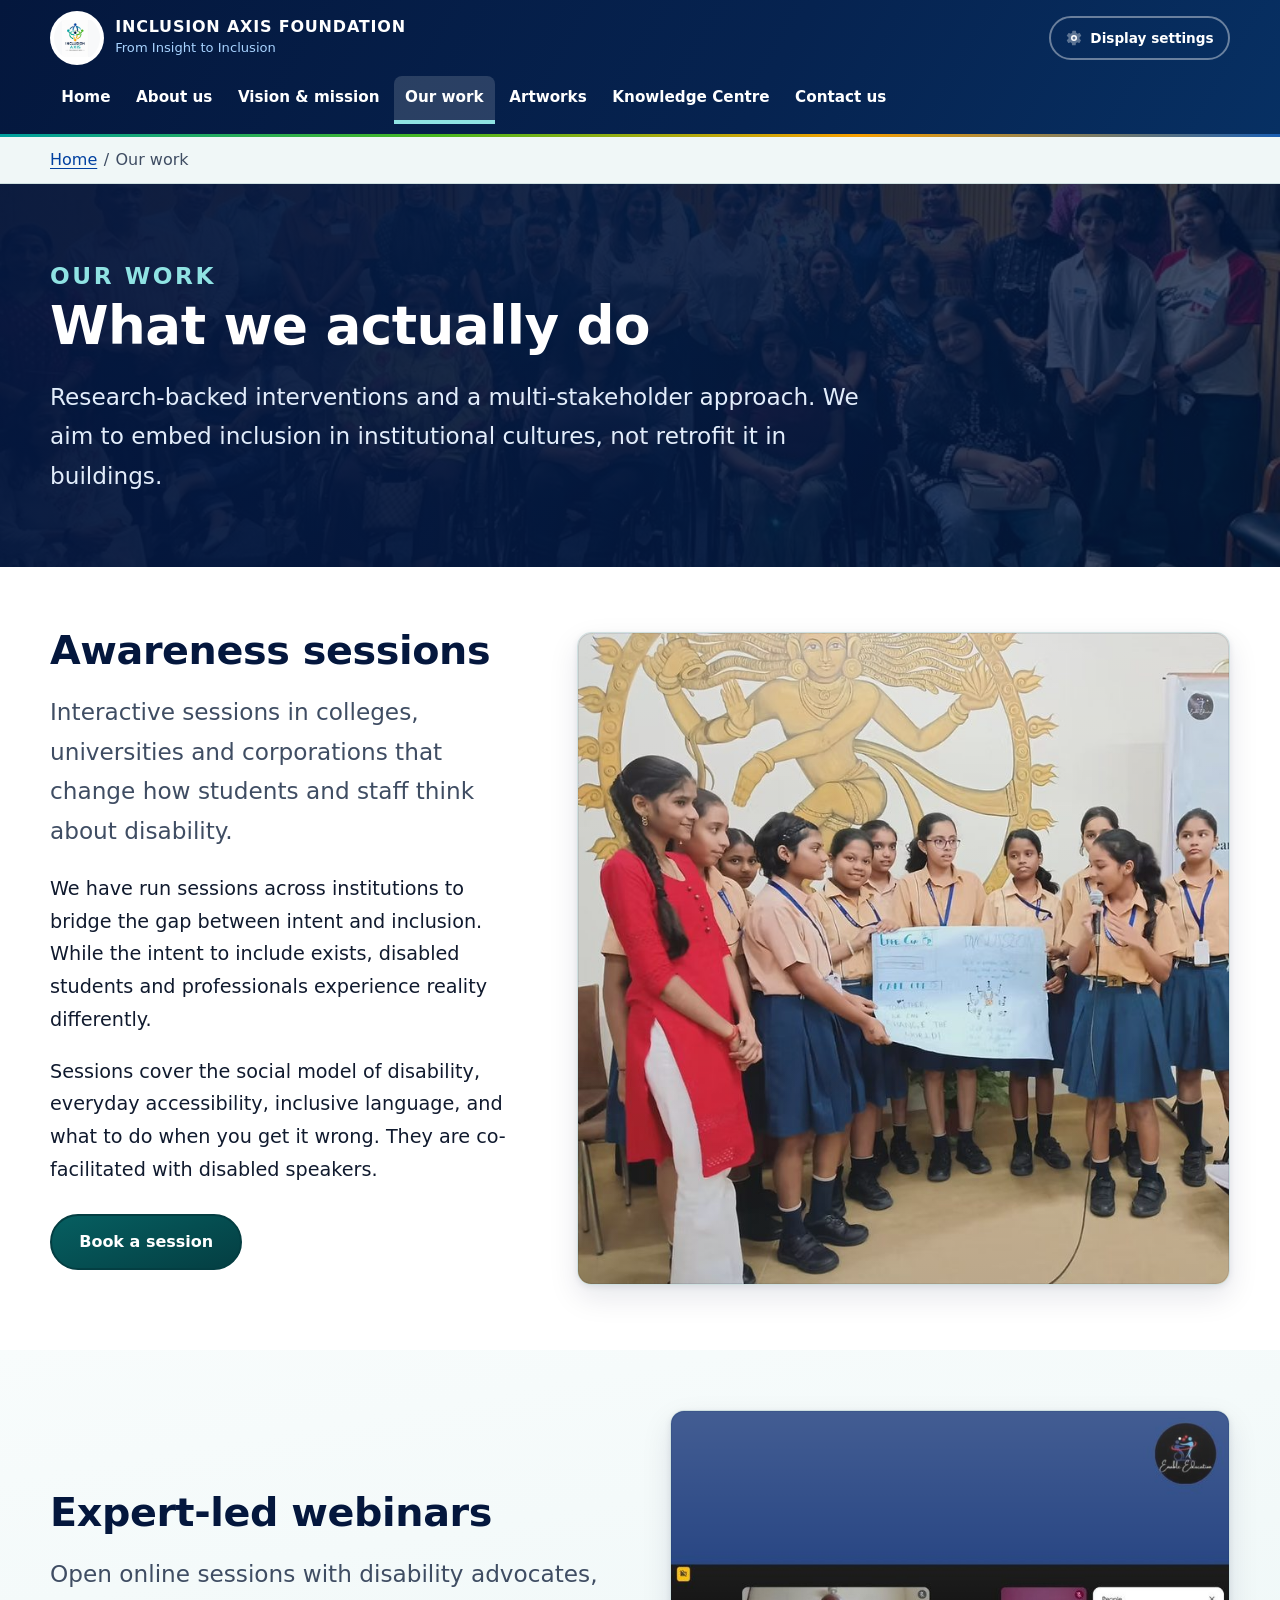
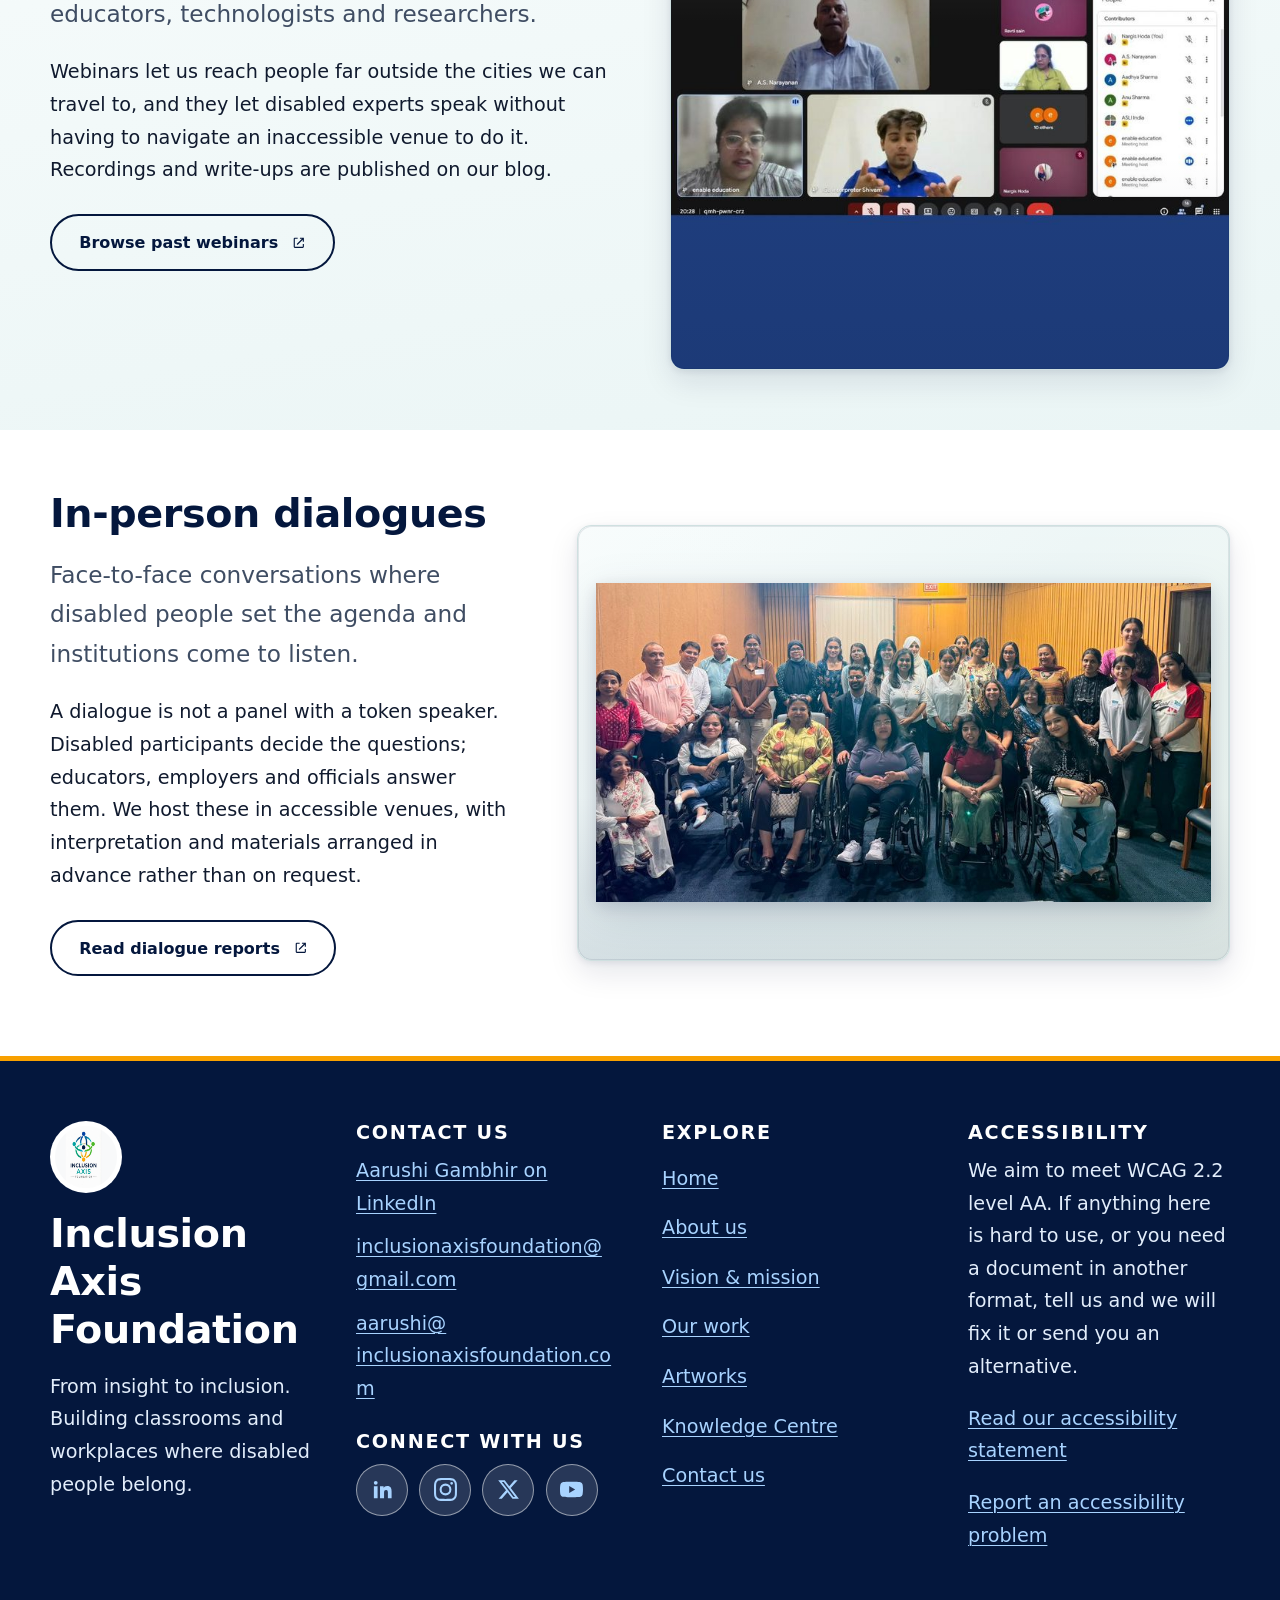
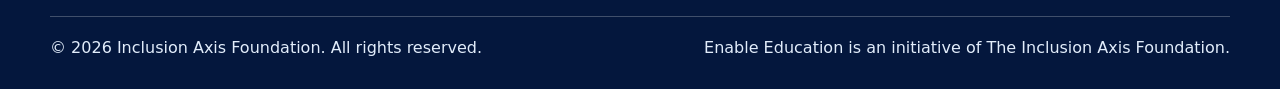
<file: work.html>
<!DOCTYPE html>
<html lang="en">
<head>
<meta charset="utf-8">
<title>Our work &mdash; Inclusion Axis Foundation</title>
<meta name="viewport" content="width=device-width, initial-scale=1">
<meta name="description" content="Awareness sessions, expert-led webinars and in-person dialogues: the programmes through which we build inclusive education in India.">
<meta name="theme-color" content="#0b1733">
<link rel="canonical" href="https://inclusionaxisfoundation.com/work.html">
<link rel="icon" href="assets/img/favicon-32.png" sizes="32x32" type="image/png">
<link rel="icon" href="assets/img/icon-512.png" sizes="512x512" type="image/png">
<link rel="apple-touch-icon" href="assets/img/apple-touch-icon.png">
<link rel="stylesheet" href="assets/css/style.css">
<meta property="og:title" content="Our work &mdash; Inclusion Axis Foundation">
<meta property="og:description" content="Awareness sessions, expert-led webinars and in-person dialogues: the programmes through which we build inclusive education in India.">
<meta property="og:type" content="website">
<meta property="og:url" content="https://inclusionaxisfoundation.com/work.html">
<meta property="og:site_name" content="Inclusion Axis Foundation">
<meta property="og:locale" content="en_IN">
<!-- Open Graph requires absolute URLs; scrapers do not resolve relative paths. -->
<meta property="og:image" content="https://inclusionaxisfoundation.com/assets/img/social-work.jpg">
<meta property="og:image:width" content="1200">
<meta property="og:image:height" content="630">
<meta property="og:image:alt" content="A panel dialogue in progress, with speakers seated before an audience.">
<meta name="twitter:card" content="summary_large_image">
<meta name="twitter:title" content="Our work &mdash; Inclusion Axis Foundation">
<meta name="twitter:description" content="Awareness sessions, expert-led webinars and in-person dialogues: the programmes through which we build inclusive education in India.">
<meta name="twitter:image" content="https://inclusionaxisfoundation.com/assets/img/social-work.jpg">
<meta name="twitter:image:alt" content="A panel dialogue in progress, with speakers seated before an audience.">
</head>
<body>
<svg xmlns="http://www.w3.org/2000/svg" style="display:none" aria-hidden="true" focusable="false">
  <symbol id="icon-external" viewBox="0 0 24 24"><path d="M14 3v2h3.59l-9.3 9.29 1.42 1.42L19 6.41V10h2V3h-7zM5 5h5V3H5a2 2 0 0 0-2 2v14a2 2 0 0 0 2 2h14a2 2 0 0 0 2-2v-5h-2v5H5V5z"/></symbol>
  <symbol id="icon-settings" viewBox="0 0 24 24"><path d="M12 8a4 4 0 1 0 0 8 4 4 0 0 0 0-8zm0 6a2 2 0 1 1 0-4 2 2 0 0 1 0 4z"/><path d="m19.43 12.98.02-.98-.02-.98 2.02-1.58a.5.5 0 0 0 .12-.64l-1.91-3.32a.5.5 0 0 0-.6-.22l-2.39.96a7.3 7.3 0 0 0-1.7-.98l-.36-2.54a.5.5 0 0 0-.5-.42h-3.82a.5.5 0 0 0-.5.42l-.36 2.54c-.6.25-1.17.58-1.7.98l-2.39-.96a.5.5 0 0 0-.6.22L2.43 8.8a.5.5 0 0 0 .12.64l2.02 1.58-.02.98.02.98-2.02 1.58a.5.5 0 0 0-.12.64l1.91 3.32c.13.22.39.31.6.22l2.39-.96c.53.4 1.1.73 1.7.98l.36 2.54c.04.24.25.42.5.42h3.82c.25 0 .46-.18.5-.42l.36-2.54c.6-.25 1.17-.58 1.7-.98l2.39.96c.22.09.47 0 .6-.22l1.91-3.32a.5.5 0 0 0-.12-.64l-2.02-1.58z" opacity=".35"/></symbol>
  <symbol id="icon-linkedin" viewBox="0 0 24 24"><path d="M6.94 5a2 2 0 1 1-4 0 2 2 0 0 1 4 0zM3 8.5h3.87V21H3V8.5zM9.4 8.5h3.71v1.71h.05c.52-.94 1.79-1.93 3.68-1.93 3.94 0 4.66 2.5 4.66 5.75V21h-3.87v-5.5c0-1.31-.02-3-1.86-3-1.87 0-2.15 1.42-2.15 2.9V21H9.4V8.5z"/></symbol>
  <symbol id="icon-instagram" viewBox="0 0 24 24"><path d="M12 2.16c3.2 0 3.58.01 4.85.07 1.17.05 1.8.25 2.23.41.56.22.96.48 1.38.9.42.42.68.82.9 1.38.16.42.36 1.06.41 2.23.06 1.27.07 1.65.07 4.85s-.01 3.58-.07 4.85c-.05 1.17-.25 1.8-.41 2.23-.22.56-.48.96-.9 1.38-.42.42-.82.68-1.38.9-.42.16-1.06.36-2.23.41-1.27.06-1.65.07-4.85.07s-3.58-.01-4.85-.07c-1.17-.05-1.8-.25-2.23-.41-.56-.22-.96-.48-1.38-.9a3.8 3.8 0 0 1-.9-1.38c-.16-.42-.36-1.06-.41-2.23C2.17 15.58 2.16 15.2 2.16 12s.01-3.58.07-4.85c.05-1.17.25-1.8.41-2.23.22-.56.48-.96.9-1.38.42-.42.82-.68 1.38-.9.42-.16 1.06-.36 2.23-.41C8.42 2.17 8.8 2.16 12 2.16zM12 0C8.74 0 8.33.01 7.05.07 5.78.13 4.9.33 4.14.63a5.9 5.9 0 0 0-2.13 1.38A5.9 5.9 0 0 0 .63 4.14c-.3.76-.5 1.64-.56 2.91C.01 8.33 0 8.74 0 12s.01 3.67.07 4.95c.06 1.27.26 2.15.56 2.91a5.9 5.9 0 0 0 1.38 2.13 5.9 5.9 0 0 0 2.13 1.38c.76.3 1.64.5 2.91.56C8.33 23.99 8.74 24 12 24s3.67-.01 4.95-.07c1.27-.06 2.15-.26 2.91-.56a5.9 5.9 0 0 0 2.13-1.38 5.9 5.9 0 0 0 1.38-2.13c.3-.76.5-1.64.56-2.91.06-1.28.07-1.69.07-4.95s-.01-3.67-.07-4.95c-.06-1.27-.26-2.15-.56-2.91a5.9 5.9 0 0 0-1.38-2.13A5.9 5.9 0 0 0 19.86.63c-.76-.3-1.64-.5-2.91-.56C15.67.01 15.26 0 12 0zm0 5.84A6.16 6.16 0 1 0 18.16 12 6.16 6.16 0 0 0 12 5.84zm0 10.16A4 4 0 1 1 16 12a4 4 0 0 1-4 4zm7.85-10.4a1.44 1.44 0 1 1-1.44-1.44 1.44 1.44 0 0 1 1.44 1.44z"/></symbol>
  <symbol id="icon-x" viewBox="0 0 24 24"><path d="M18.24 2.25h3.31l-7.23 8.26 8.5 11.24h-6.65l-5.21-6.82-5.97 6.82H1.68l7.73-8.84L1.25 2.25h6.82l4.71 6.23 5.46-6.23zm-1.16 17.52h1.83L7.02 4.12H5.05l12.03 15.65z"/></symbol>
  <symbol id="icon-youtube" viewBox="0 0 24 24"><path d="M23.5 6.5a3.02 3.02 0 0 0-2.12-2.14C19.5 3.85 12 3.85 12 3.85s-7.5 0-9.38.51A3.02 3.02 0 0 0 .5 6.5C0 8.38 0 12 0 12s0 3.62.5 5.5a3.02 3.02 0 0 0 2.12 2.14c1.88.51 9.38.51 9.38.51s7.5 0 9.38-.51a3.02 3.02 0 0 0 2.12-2.14C24 15.62 24 12 24 12s0-3.62-.5-5.5zM9.6 15.6V8.4l6.24 3.6-6.24 3.6z"/></symbol>
</svg>

<a class="skip-link" href="#main">Skip to main content</a>

<header class="site-header">
  <div class="wrap site-header__inner">
    <a class="brand" href="index.html">
      <img src="assets/img/logo.png" alt="" width="272" height="218">
      <span>
        <span class="brand__name">Inclusion Axis Foundation</span>
        <span class="brand__tagline">From Insight to Inclusion</span>
      </span>
    </a>

    <div class="header-tools">
      <button class="prefs-toggle" type="button" aria-expanded="false" aria-controls="accessibility-preferences" hidden>
        <svg aria-hidden="true" focusable="false"><use href="#icon-settings"></use></svg>
        <span class="prefs-toggle__label">Display<span class="at-wide"> settings</span></span>
      </button>

      <button class="nav-toggle" type="button" aria-expanded="false" aria-controls="primary-navigation" hidden>
        <span class="nav-toggle__bars" aria-hidden="true"></span>
        Menu
      </button>
    </div>

    <nav class="primary-nav" id="primary-navigation" aria-label="Main">
      <ul>
        <li><a href="index.html">Home</a></li>
        <li><a href="about.html">About us</a></li>
        <li><a href="vision-mission.html">Vision &amp; mission</a></li>
        <li><a href="work.html" aria-current="page">Our work</a></li>
        <li><a href="artworks.html">Artworks</a></li>
        <li><a href="knowledge-centre.html">Knowledge Centre</a></li>
        <li><a href="contact.html">Contact us</a></li>
      </ul>
    </nav>
  </div>
</header>

<section class="prefs" id="accessibility-preferences" aria-labelledby="prefs-heading" hidden>
  <div class="wrap prefs__inner">
    <h2 id="prefs-heading">Display settings</h2>
    <p class="prefs__intro">
      Change how this site looks. Your choices are saved in this browser and
      apply to every page. They do not change any other website.
    </p>

    <div class="prefs__grid">
      <fieldset>
        <legend>Text size</legend>
        <div class="opt-row">
          <label class="opt opt--radio"><input type="radio" name="pref-textsize" data-pref="textsize" value="normal" checked><span>Normal</span></label>
          <label class="opt opt--radio"><input type="radio" name="pref-textsize" data-pref="textsize" value="large"><span>Large</span></label>
          <label class="opt opt--radio"><input type="radio" name="pref-textsize" data-pref="textsize" value="larger"><span>Largest</span></label>
        </div>
      </fieldset>

      <fieldset>
        <legend>Text spacing</legend>
        <div class="opt-row">
          <label class="opt opt--radio"><input type="radio" name="pref-spacing" data-pref="spacing" value="normal" checked><span>Normal</span></label>
          <label class="opt opt--radio"><input type="radio" name="pref-spacing" data-pref="spacing" value="roomy"><span>More spaced out</span></label>
        </div>
      </fieldset>

      <fieldset>
        <legend>Reading aids</legend>
        <div class="opt-row">
          <label class="opt"><input type="checkbox" data-pref="underline" value="on" data-off="off"><span>Underline all links</span></label>
          <label class="opt"><input type="checkbox" data-pref="contrast" value="high" data-off="normal"><span>Higher contrast</span></label>
        </div>
      </fieldset>

      <fieldset>
        <legend>Animation</legend>
        <div class="opt-row">
          <label class="opt"><input type="checkbox" data-pref="motion" value="off" data-off="on"><span>Turn off animation</span></label>
        </div>
      </fieldset>
    </div>

    <div class="prefs__actions">
      <button class="btn-plain prefs__reset" type="button">Reset to defaults</button>
      <button class="btn-plain prefs__close" type="button">Close settings</button>
      <p class="prefs__status" role="status"></p>
    </div>
  </div>
</section>

<nav class="breadcrumb" aria-label="Breadcrumb">
  <div class="wrap">
    <ol>
      <li><a href="index.html">Home</a></li>
      <li aria-current="page">Our work</li>
    </ol>
  </div>
</nav>

<main id="main">
  <section class="page-hero">
    <div class="page-hero__media">
      <img src="assets/img/work-dialogue.jpg" alt="" width="800" height="414">
    </div>
    <div class="wrap">
      <p class="eyebrow">Our work</p>
      <h1>What we actually do</h1>
      <p>Research-backed interventions and a multi-stakeholder approach. We
        aim to embed inclusion in institutional cultures, not retrofit it in
        buildings.</p>
    </div>
  </section>

  <section class="section" id="awareness" aria-labelledby="aw-heading">
    <div class="wrap">
      <div class="split split--wide-text reveal">
        <div>
          <h2 id="aw-heading">Awareness sessions</h2>
          <p class="lede">
            Interactive sessions in colleges, universities and corporations
            that change how students and staff think about disability.
          </p>
          <p>
            We have run sessions across institutions to bridge the gap
            between intent and inclusion. While the intent to include
            exists, disabled students and professionals experience reality
            differently.
          </p>
          <p>
            Sessions cover the social model of disability, everyday
            accessibility, inclusive language, and what to do when you get it
            wrong. They are co-facilitated with disabled speakers.
          </p>
          <p class="btn-row">
            <a class="btn btn--primary" href="contact.html">Book a session</a>
          </p>
        </div>
        <figure class="frame frame--zoom ratio-1-1">
          <img src="assets/img/tagore-school.jpg" alt="A facilitator addressing a hall of school students during an awareness session." width="780" height="780" loading="lazy" decoding="async">
        </figure>
      </div>
    </div>
  </section>

  <section class="section band--alt" id="webinars" aria-labelledby="web-heading">
    <div class="wrap">
      <div class="split split--media-right reveal">
        <figure class="frame frame--zoom ratio-1-1">
          <img src="assets/img/work-webinar.jpg" alt="A grid of video-call windows showing speakers and participants during a webinar." width="756" height="756" loading="lazy" decoding="async">
        </figure>
        <div>
          <h2 id="web-heading">Expert-led webinars</h2>
          <p class="lede">
            Open online sessions with disability advocates, educators,
            technologists and researchers.
          </p>
          <p>
            Webinars let us reach people far outside the cities we can travel
            to, and they let disabled experts speak without having to navigate
            an inaccessible venue to do it. Recordings and write-ups are
            published on our blog.
          </p>
          <p class="btn-row">
            <a class="btn btn--outline" href="https://enableedu.wixsite.com/enableeducation/blog/categories/expert-led-webinars" rel="noopener" target="_blank">Browse past webinars<span class="visually-hidden"> on the Enable Education blog (opens in a new tab)</span><svg class="ext-icon" aria-hidden="true" focusable="false"><use href="#icon-external"></use></svg></a>
          </p>
        </div>
      </div>
    </div>
  </section>

  <section class="section" id="dialogues" aria-labelledby="dia-heading">
    <div class="wrap">
      <div class="split split--wide-text reveal">
        <div>
          <h2 id="dia-heading">In-person dialogues</h2>
          <p class="lede">
            Face-to-face conversations where disabled people set the agenda and
            institutions come to listen.
          </p>
          <p>
            A dialogue is not a panel with a token speaker. Disabled
            participants decide the questions; educators, employers and
            officials answer them. We host these in accessible venues, with
            interpretation and materials arranged in advance rather than on
            request.
          </p>
          <p class="btn-row">
            <a class="btn btn--outline" href="https://enableedu.wixsite.com/enableeducation/blog/categories/in-person-dialogues" rel="noopener" target="_blank">Read dialogue reports<span class="visually-hidden"> on the Enable Education blog (opens in a new tab)</span><svg class="ext-icon" aria-hidden="true" focusable="false"><use href="#icon-external"></use></svg></a>
          </p>
        </div>
        <figure class="frame frame--safe">
          <img src="assets/img/work-dialogue.jpg" alt="Participants seated in a circle at an in-person dialogue, several of them wheelchair users." width="800" height="414" loading="lazy" decoding="async">
        </figure>
      </div>
    </div>
  </section>
</main>

<footer class="site-footer">
  <div class="wrap">
    <div class="footer-grid">
      <div class="footer-brand">
        <img src="assets/img/logo.png" alt="" width="272" height="218">
        <h2>Inclusion Axis Foundation</h2>
        <p>From insight to inclusion. Building classrooms and workplaces where
          disabled people belong.</p>
      </div>

      <div>
        <h3>Contact us</h3>
        <ul class="contact-list">
          <li><a href="https://www.linkedin.com/in/aarushigambhir/" rel="noopener" target="_blank">Aarushi Gambhir on LinkedIn<span class="visually-hidden"> (opens in a new tab)</span></a></li>
          <li><a href="mailto:inclusionaxisfoundation@gmail.com">inclusionaxisfoundation@<wbr>gmail.com</a></li>
          <li><a href="mailto:aarushi@inclusionaxisfoundation.com">aarushi@<wbr>inclusionaxisfoundation.com</a></li>
        </ul>

        <h3 style="margin-top:1.5rem">Connect with us</h3>
        <ul class="social-list">
          <li><a href="https://www.linkedin.com/company/enable-education-1/home/" rel="noopener" target="_blank"><svg aria-hidden="true" focusable="false"><use href="#icon-linkedin"></use></svg><span class="visually-hidden">Enable Education on LinkedIn (opens in a new tab)</span></a></li>
          <li><a href="https://www.instagram.com/inclusionaxisfoundation?igsh=OXpyNTQ4dXNpM21m" rel="noopener" target="_blank"><svg aria-hidden="true" focusable="false"><use href="#icon-instagram"></use></svg><span class="visually-hidden">Inclusion Axis Foundation on Instagram (opens in a new tab)</span></a></li>
          <li><a href="https://x.com/enableeducation?t=6LmXwSsxmcVuHl_wjzEHXg&amp;s=09" rel="noopener" target="_blank"><svg aria-hidden="true" focusable="false"><use href="#icon-x"></use></svg><span class="visually-hidden">Enable Education on X, formerly Twitter (opens in a new tab)</span></a></li>
          <li><a href="https://youtube.com/@inclusion_axis_foundation?si=FFW_-bEmGm1JqRyU" rel="noopener" target="_blank"><svg aria-hidden="true" focusable="false"><use href="#icon-youtube"></use></svg><span class="visually-hidden">Inclusion Axis Foundation on YouTube (opens in a new tab)</span></a></li>
        </ul>
      </div>

      <nav class="footer-nav" aria-label="Footer">
        <h3>Explore</h3>
        <ul>
          <li><a href="index.html">Home</a></li>
          <li><a href="about.html">About us</a></li>
          <li><a href="vision-mission.html">Vision &amp; mission</a></li>
          <li><a href="work.html">Our work</a></li>
          <li><a href="artworks.html">Artworks</a></li>
          <li><a href="knowledge-centre.html">Knowledge Centre</a></li>
          <li><a href="contact.html">Contact us</a></li>
        </ul>
      </nav>

      <div>
        <h3>Accessibility</h3>
        <p>We aim to meet WCAG 2.2 level AA. If anything here is hard to use,
          or you need a document in another format, tell us and we will fix it
          or send you an alternative.</p>
        <p>
          <a href="accessibility.html">Read our accessibility statement</a>
        </p>
        <p>
          <a href="mailto:inclusionaxisfoundation@gmail.com?subject=Accessibility%20on%20the%20IAF%20website">Report an accessibility problem</a>
        </p>
      </div>
    </div>

    <div class="footer-bottom">
      <p>&copy; 2026 Inclusion Axis Foundation. All rights reserved.</p>
      <p>Enable Education is an initiative of The Inclusion Axis Foundation.</p>
    </div>
  </div>
</footer>

<script src="assets/js/site.js"></script>
</body>
</html>
</file>
<file: assets/css/style.css>
/* ==========================================================================
   Inclusion Axis Foundation — design system (light theme only)

   This is a disability-inclusion organisation, so the design itself is built
   on universal design principles rather than treating access as a retrofit:

   • Large default type (1.125rem) and a 1.7 line-height for low-vision and
     cognitive access, with a user-controlled text-size and spacing setting.
   • Every body-text pairing exceeds WCAG 2.2 AA; most exceed AAA (7:1).
     Measured ratios are annotated beside each token.
   • Photographs of disabled people are never hard-cropped: images that
     contain wheelchairs, crutches or other mobility aids use `contain`
     framing so the whole person and their equipment stay in shot.
   • Colour never carries meaning alone; state is always doubled with an
     underline, icon, border or text.
   • Touch targets are at least 48x48 CSS pixels.
   • All motion is decorative and can be switched off by the visitor, or by
     the operating system's reduced-motion setting.

   User preference hooks (set on <html> by assets/js/site.js):
     data-textsize = normal | large | larger
     data-spacing  = normal | roomy
     data-underline = on
     data-contrast  = high
     data-motion    = off
   ========================================================================== */

/* ---------- Tokens ----------
   The palette is taken from the foundation's logo: the deep navy of the
   "INCLUSION" wordmark, the teal of "AXIS", and the blue, green and orange of
   the four figures in the ring. Every ratio below was measured, not estimated.
   ---------------------------------------------------------------------- */
:root {
  /* Neutrals — navy-tinted rather than pure grey, to sit with the logo */
  --ink: #101a2e;           /* 17.37:1 on white  (AAA) */
  --ink-muted: #3f4d63;     /*  8.56:1 on white  (AAA) */
  --surface: #ffffff;
  --surface-cream: #f9f6f0;
  --surface-alt: #f0f7f7;   /* teal-tinted */
  --surface-sky: #e2f2f2;
  --border: #cfe0e0;        /* decorative separators */
  --border-strong: #5a6f76; /*  5.29:1 on white — control outlines */

  /* Brand — navy */
  --navy: #04173d;          /* white on navy = 17.57:1 (AAA) */
  --navy-soft: #0a2a5c;

  /* Brand — teal, the "AXIS" colour and our primary action colour */
  --teal: #00a0a0;          /* logo teal; 5.47:1 on navy  */
  --teal-600: #065f61;      /*  7.45:1 with white (AAA) */
  --teal-700: #043e42;      /* 10.9:1  with white (AAA) */
  --teal-ink: #04494b;      /*  8.68:1 on every light band (AAA) */
  --teal-light: #8fe3e3;    /* 11.94:1 on navy   (AAA) */

  /* Brand — blue, kept for links so they stay recognisably links */
  --blue: #1a5fb4;          /* decorative fills */
  --blue-700: #0040a0;      /*  9.37:1 on white  (AAA) */
  --blue-800: #0040a0;      /*  9.37:1 with white (AAA) */
  --blue-900: #002f78;      /* 12.52:1 with white (AAA) */
  --sky: #a8d3ff;           /* 11.23:1 on navy   (AAA) */

  /* Brand — orange and green, the remaining two figures in the logo ring */
  --amber: #f8a000;         /*  8.38:1 with navy (AAA) */
  --amber-ink: #6b3d00;     /*  7.80:1 on every light band (AAA) */
  --green: #48b820;         /*  6.82:1 on navy   (AAA) */
  --green-ink: #1f5c10;     /*  6.88:1 on every light band */

  /* Mild gradients. Every stop is contrast-checked against the text that sits
     on it; the darkest stop of each light band still clears AAA. */
  --grad-alt: linear-gradient(170deg, #f8fcfc 0%, #eaf5f5 100%);
  --grad-cream: linear-gradient(170deg, #fdfaf6 0%, #f3ecdf 100%);
  --grad-sky: linear-gradient(170deg, #f2fafa 0%, #e6f2f2 100%);
  --grad-navy: linear-gradient(160deg, #04173d 0%, #062350 55%, #072a5e 100%);
  --grad-teal-btn: linear-gradient(160deg, #065f61 0%, #043e42 100%);
  --grad-amber-btn: linear-gradient(160deg, #ffb01a 0%, #f39200 100%);

  /* Mat behind letterboxed images, so a `contain` fit reads as a deliberate
     mount rather than dead space. Tinted from the logo's teal and green. */
  --grad-mat: linear-gradient(135deg, #f7fcfc 0%, #eaf5f5 48%, #eef7f1 100%);
  --ring: inset 0 0 0 1px rgb(4 23 61 / 9%);

  /* Top-light sheen laid over media, so a flat photograph gains a sense of
     surface instead of reading as a pasted rectangle. */
  --sheen: linear-gradient(180deg, rgb(255 255 255 / 16%) 0%,
    rgb(255 255 255 / 0%) 38%, rgb(4 23 61 / 0%) 62%, rgb(4 23 61 / 10%) 100%);
  /* Contained artwork gets a cast shadow so it sits *on* the mat. */
  --drop: drop-shadow(0 4px 8px rgb(4 23 61 / 14%))
    drop-shadow(0 12px 22px rgb(4 23 61 / 12%));

  --focus: #0040a0;
  --focus-halo: #f8a000;

  --font-sans: "Segoe UI", system-ui, -apple-system, "Helvetica Neue", Arial,
    "Noto Sans", sans-serif;

  /* User-controlled typography */
  --ui-scale: 1;
  --leading: 1.7;
  --tracking: 0;
  --wording: 0;
  --para-space: 1em;

  /* Fluid type scale */
  --step--1: clamp(0.94rem, 0.92rem + 0.1vw, 1rem);
  --step-0: clamp(1.125rem, 1.09rem + 0.16vw, 1.2rem);
  --step-1: clamp(1.27rem, 1.2rem + 0.32vw, 1.45rem);
  --step-2: clamp(1.5rem, 1.36rem + 0.62vw, 1.9rem);
  --step-3: clamp(1.85rem, 1.6rem + 1.1vw, 2.55rem);
  --step-4: clamp(2.2rem, 1.8rem + 1.9vw, 3.35rem);
  --step-5: clamp(2.5rem, 1.95rem + 2.8vw, 4.25rem);

  --space-2xs: 0.4rem;
  --space-xs: 0.7rem;
  --space-sm: clamp(0.9rem, 0.82rem + 0.35vw, 1.1rem);
  --space-md: clamp(1.15rem, 0.92rem + 1vw, 1.75rem);
  --space-lg: clamp(1.75rem, 1.35rem + 1.8vw, 2.75rem);
  --space-xl: clamp(2.25rem, 1.6rem + 2.8vw, 3.75rem);
  --space-2xl: clamp(3rem, 2rem + 4.4vw, 5.25rem);

  --radius-sm: 8px;
  --radius: 14px;
  --radius-lg: 22px;

  --shadow-sm: 0 1px 2px rgb(4 23 61 / 6%), 0 4px 12px rgb(4 23 61 / 7%);
  --shadow: 0 2px 6px rgb(4 23 61 / 8%), 0 12px 30px rgb(4 23 61 / 10%);
  --shadow-lift: 0 8px 16px rgb(4 23 61 / 12%), 0 24px 50px rgb(4 23 61 / 16%);

  --ease: cubic-bezier(0.2, 0.7, 0.3, 1);
  --measure: 62ch;
  --wrap: 1180px;
  --wrap-narrow: 760px;

  color-scheme: light;
}

/* ---------- Visitor preferences ---------- */
html[data-textsize="large"] { --ui-scale: 1.15; }
html[data-textsize="larger"] { --ui-scale: 1.32; }

html[data-spacing="roomy"] {
  --leading: 2;
  --tracking: 0.05em;
  --wording: 0.14em;
  --para-space: 1.6em;
}

html[data-underline="on"] a { text-decoration: underline; }

/* High-contrast preference: pure black on white, heavier borders, no tints. */
html[data-contrast="high"] {
  --ink: #000000;
  --ink-muted: #1a1a1a;
  --surface: #ffffff;
  --surface-cream: #ffffff;
  --surface-alt: #ffffff;
  --surface-sky: #ffffff;
  --border: #000000;
  --border-strong: #000000;
  --navy: #000000;
  --navy-soft: #000000;
  --blue: #00408a;
  --blue-700: #00408a;
  --blue-800: #00306b;
  --blue-900: #00234f;
  --sky: #ffffff;
  --amber: #ffd400;
  --amber-ink: #000000;
  --teal: #00595b;
  --teal-600: #00494b;
  --teal-700: #003133;
  --teal-ink: #000000;
  --teal-light: #ffffff;
  --green: #1c5c0e;
  --green-ink: #000000;
  --grad-alt: none;
  --grad-cream: none;
  --grad-sky: none;
  --grad-navy: none;
  --grad-teal-btn: none;
  --grad-amber-btn: none;
  --shadow-sm: none;
  --shadow: none;
  --shadow-lift: none;
  --grad-mat: none;
  --sheen: none;
  --drop: none;
  --ring: inset 0 0 0 1px currentColor;
}

html[data-contrast="high"] a { text-decoration: underline; }

html[data-contrast="high"] .card,
html[data-contrast="high"] .pillars > li,
html[data-contrast="high"] .frame,
html[data-contrast="high"] .btn,
html[data-contrast="high"] .chip,
html[data-contrast="high"] .artwork figure {
  border: 2px solid var(--ink);
}

html[data-contrast="high"] .hero__media img,
html[data-contrast="high"] .page-hero__media img { display: none; }

html[data-contrast="high"] .hero__media::after,
html[data-contrast="high"] .page-hero__media::after {
  background: #000000;
}

/* ---------- Reset ---------- */
*,
*::before,
*::after { box-sizing: border-box; }

html {
  font-size: calc(100% * var(--ui-scale));
  -webkit-text-size-adjust: 100%;
  scroll-behavior: smooth;
  scroll-padding-top: clamp(4.75rem, 4rem + 3vw, 7rem);
}

body {
  margin: 0;
  background: var(--surface);
  color: var(--ink);
  font-family: var(--font-sans);
  font-size: var(--step-0);
  line-height: var(--leading);
  letter-spacing: var(--tracking);
  word-spacing: var(--wording);
  overflow-wrap: break-word;
}

img,
svg,
picture,
video {
  max-width: 100%;
  height: auto;
  display: block;
}

h1, h2, h3, h4 {
  margin: 0 0 var(--space-sm);
  line-height: 1.2;
  letter-spacing: -0.01em;
  color: var(--navy);
  text-wrap: balance;
}

h1 { font-size: var(--step-4); }
h2 { font-size: var(--step-3); }
h3 { font-size: var(--step-2); }
h4 { font-size: var(--step-1); }

p { margin: 0 0 var(--para-space); }

p, li { max-width: var(--measure); }

ul, ol { padding-inline-start: 1.4rem; }

li { margin-bottom: 0.35em; }

blockquote { margin: 0; }

hr {
  border: 0;
  border-top: 2px solid var(--border);
  margin-block: var(--space-lg);
}

/* ---------- Links ---------- */
a {
  color: var(--blue-700);
  text-decoration-thickness: max(1px, 0.06em);
  text-underline-offset: 0.18em;
  transition: color 0.18s var(--ease);
  /* Email addresses and URLs are single unbreakable words. Without this they
     set a min-content width wider than a 320px viewport and break reflow
     (WCAG 1.4.10), especially once the visitor enlarges text. */
  overflow-wrap: anywhere;
}

p, li, h1, h2, h3, h4, dd, dt, figcaption { overflow-wrap: break-word; }

a:hover {
  color: var(--blue-900);
  text-decoration-thickness: max(2px, 0.1em);
}

:focus-visible {
  outline: 3px solid var(--focus);
  outline-offset: 3px;
  border-radius: 4px;
  box-shadow: 0 0 0 6px var(--focus-halo);
}

.on-dark :focus-visible,
.site-header :focus-visible,
.site-footer :focus-visible,
.band--navy :focus-visible,
.band--blue :focus-visible,
.hero :focus-visible,
.page-hero :focus-visible {
  outline-color: var(--amber);
  box-shadow: 0 0 0 6px var(--navy);
}

/* ---------- Utilities ---------- */
.visually-hidden {
  position: absolute !important;
  width: 1px;
  height: 1px;
  padding: 0;
  margin: -1px;
  overflow: hidden;
  clip: rect(0 0 0 0);
  clip-path: inset(50%);
  white-space: nowrap;
  border: 0;
}

.wrap { width: min(100% - 2.5rem, var(--wrap)); margin-inline: auto; }
.wrap-narrow { width: min(100% - 2.5rem, var(--wrap-narrow)); margin-inline: auto; }

.section { padding-block: var(--space-xl); }
.section--lg { padding-block: var(--space-2xl); }
.section--sm { padding-block: var(--space-lg); }

.band--cream { background: var(--surface-cream); }
.band--alt { background: var(--surface-alt); background-image: var(--grad-alt); }
.band--cream { background: var(--surface-cream); background-image: var(--grad-cream); }
.band--sky { background: var(--surface-sky); background-image: var(--grad-sky); }

/* Dark bands carry a mild navy gradient plus two very soft brand-coloured
   glows. The lightest point of the whole composite still gives white text
   about 9.3:1, so the decoration can never undercut legibility. */
.band--navy {
  position: relative;
  isolation: isolate;
  background: var(--navy);
  background-image: var(--grad-navy);
  color: #fff;
  overflow: hidden;
}

.band--navy::before {
  content: "";
  position: absolute;
  inset: 0;
  z-index: -1;
  background:
    radial-gradient(60% 70% at 12% 0%, rgb(0 160 160 / 22%), transparent 62%),
    radial-gradient(55% 65% at 92% 96%, rgb(26 95 180 / 26%), transparent 64%);
}

.band--blue { background: var(--blue-800); color: #fff; }

.band--navy h1, .band--navy h2, .band--navy h3, .band--navy h4,
.band--blue h1, .band--blue h2, .band--blue h3, .band--blue h4 { color: #fff; }

.band--navy a, .band--blue a { color: var(--sky); }
.band--navy a:hover, .band--blue a:hover { color: #fff; }

.lede {
  font-size: var(--step-1);
  color: var(--ink-muted);
  max-width: 56ch;
}

.band--navy .lede, .band--blue .lede, .hero .lede { color: #e2edfb; }

.text-center { text-align: center; }
.text-center p, .text-center .lede { margin-inline: auto; }
.text-center .section-head__rule { margin-inline: auto; }

.stack > * + * { margin-top: var(--space-sm); }

.section-head { margin-bottom: var(--space-lg); max-width: 60ch; }
.text-center .section-head { margin-inline: auto; }

.eyebrow {
  display: block;
  font-size: var(--step--1);
  font-weight: 700;
  letter-spacing: 0.11em;
  text-transform: uppercase;
  color: var(--teal-ink);
  margin-bottom: var(--space-2xs);
}

.band--navy .eyebrow, .band--blue .eyebrow, .hero .eyebrow,
.page-hero .eyebrow { color: var(--teal-light); }

.section-head__rule {
  display: block;
  width: 84px;
  height: 5px;
  border-radius: 3px;
  background: linear-gradient(
    90deg,
    var(--teal) 0%,
    var(--green) 34%,
    var(--amber) 67%,
    var(--blue) 100%
  );
  margin: var(--space-sm) 0 var(--space-md);
}

/* ---------- Skip links ---------- */
.skip-link {
  position: absolute;
  left: 0;
  top: 0;
  z-index: 999;
  width: 1px;
  height: 1px;
  padding: 0;
  overflow: hidden;
  clip-path: inset(50%);
  white-space: nowrap;
  background: var(--navy);
  color: #fff;
  border-radius: 0 0 var(--radius-sm) var(--radius-sm);
  font-weight: 700;
  text-decoration: underline;
}

.skip-link:focus {
  width: auto;
  height: auto;
  overflow: visible;
  clip-path: none;
  left: var(--space-sm);
  padding: 0.9rem 1.4rem;
  color: #fff;
}

/* ---------- Header ---------- */
.site-header {
  position: sticky;
  top: 0;
  z-index: 100;
  background: var(--navy);
  background-image: linear-gradient(120deg, #04173d 0%, #062350 60%, #073063 100%);
  color: #fff;
  border-bottom: 1px solid rgb(255 255 255 / 16%);
  transition: box-shadow 0.25s var(--ease);
}

/* A thin ribbon of the four logo-ring colours across the top of the header. */
.site-header::after {
  content: "";
  position: absolute;
  inset-inline: 0;
  bottom: -1px;
  height: 3px;
  background: linear-gradient(
    90deg,
    var(--teal) 0%,
    var(--green) 34%,
    var(--amber) 67%,
    var(--blue) 100%
  );
}

.site-header.is-scrolled { box-shadow: 0 6px 24px rgb(4 23 61 / 40%); }

.site-header__inner {
  display: flex;
  flex-wrap: wrap;
  align-items: center;
  gap: var(--space-xs);
  padding-block: 0.7rem;
}

.brand {
  display: flex;
  align-items: center;
  gap: 0.7rem;
  color: #fff;
  text-decoration: none;
  margin-inline-end: auto;
}

.brand:hover { color: #fff; }
.brand:hover .brand__name { text-decoration: underline; }

.brand img {
  width: 54px;
  height: 54px;
  object-fit: contain;
  background: #fff;
  border-radius: 50%;
  padding: 4px;
  flex: none;
}

.brand__name {
  display: block;
  font-size: 1rem;
  font-weight: 700;
  letter-spacing: 0.05em;
  text-transform: uppercase;
  line-height: 1.2;
}

.brand__tagline {
  display: block;
  font-size: 0.82rem;
  font-weight: 400;
  color: var(--sky);
}

.header-tools { display: flex; align-items: center; gap: var(--space-2xs); }

.nav-toggle,
.prefs-toggle {
  display: inline-flex;
  align-items: center;
  justify-content: center;
  gap: 0.45rem;
  min-height: 44px;
  padding: 0.4rem 0.9rem;
  font: inherit;
  font-weight: 700;
  color: #fff;
  background: transparent;
  border: 2px solid rgb(255 255 255 / 60%);
  border-radius: 999px;
  cursor: pointer;
  transition: background-color 0.18s var(--ease), color 0.18s var(--ease),
    border-color 0.18s var(--ease);
}

/* Secondary weight: the menu is the primary control, so display settings sits
   a step quieter without dropping below the 44px touch target. */
.prefs-toggle {
  font-size: 0.85rem;
  font-weight: 600;
  border-color: rgb(255 255 255 / 40%);
}

.nav-toggle { font-size: 0.95rem; }

.nav-toggle:hover,
.prefs-toggle:hover {
  background: rgb(255 255 255 / 16%);
  border-color: rgb(255 255 255 / 85%);
}

.nav-toggle { display: none; }
.nav-toggle[hidden], .prefs-toggle[hidden] { display: none; }

.prefs-toggle svg { width: 18px; height: 18px; fill: currentColor; flex: none; }

.prefs-toggle[aria-expanded="true"] {
  background: var(--teal-light);
  border-color: var(--teal-light);
  color: var(--navy);
}

.nav-toggle__bars {
  display: block;
  width: 20px;
  height: 2px;
  background: currentColor;
  position: relative;
}

.nav-toggle__bars::before,
.nav-toggle__bars::after {
  content: "";
  position: absolute;
  left: 0;
  width: 20px;
  height: 2px;
  background: currentColor;
}

.nav-toggle__bars::before { top: -6px; }
.nav-toggle__bars::after { top: 6px; }

.primary-nav ul {
  display: flex;
  flex-wrap: wrap;
  align-items: center;
  gap: 0.2rem;
  list-style: none;
  margin: 0;
  padding: 0;
}

.primary-nav li { max-width: none; margin-bottom: 0; }

.primary-nav a {
  display: flex;
  align-items: center;
  min-height: 48px;
  padding: 0.4rem 0.7rem;
  color: #fff;
  font-weight: 600;
  font-size: 0.95rem;
  text-decoration: none;
  border-radius: var(--radius-sm) var(--radius-sm) 0 0;
  border-bottom: 4px solid transparent;
  transition: background-color 0.18s var(--ease), border-color 0.18s var(--ease);
}

.primary-nav a:hover {
  color: #fff;
  background: rgb(255 255 255 / 12%);
  border-bottom-color: var(--teal-light);
  text-decoration: underline;
}

/* Current page is signalled by aria-current, a bold weight AND an amber rule,
   so it never depends on colour alone. */
.primary-nav a[aria-current="page"] {
  background: rgb(255 255 255 / 15%);
  border-bottom-color: var(--teal-light);
  font-weight: 700;
}

/* ---------- Accessibility preferences panel ---------- */
.prefs {
  background: var(--surface);
  color: var(--ink);
  border-bottom: 5px solid var(--teal-600);
  box-shadow: var(--shadow);
}

.prefs[hidden] { display: none; }

.prefs__inner { padding-block: var(--space-md); }

.prefs h2 {
  font-size: var(--step-1);
  margin-bottom: var(--space-2xs);
}

.prefs__intro { color: var(--ink-muted); margin-bottom: var(--space-md); }

.prefs__grid {
  display: grid;
  gap: var(--space-md);
  grid-template-columns: repeat(auto-fit, minmax(min(100%, 15rem), 1fr));
}

.prefs fieldset {
  margin: 0;
  padding: 0;
  border: 0;
  min-width: 0;
}

.prefs legend {
  padding: 0;
  font-weight: 700;
  color: var(--navy);
  margin-bottom: var(--space-2xs);
}

.opt-row { display: flex; flex-wrap: wrap; gap: var(--space-2xs); }

/* Radio and checkbox controls are real inputs, visually presented as
   buttons. The input keeps its native semantics and keyboard behaviour. */
.opt {
  position: relative;
  display: inline-flex;
}

.opt input {
  position: absolute;
  inset: 0;
  width: 100%;
  height: 100%;
  margin: 0;
  opacity: 0;
  cursor: pointer;
}

.opt span {
  display: inline-flex;
  align-items: center;
  gap: 0.45rem;
  min-height: 48px;
  padding: 0.5rem 1rem;
  border: 2px solid var(--border-strong);
  border-radius: 999px;
  background: var(--surface);
  color: var(--ink);
  font-weight: 600;
  /* Deliberately not transitioning colour or background: a cross-fade between
     the checked and unchecked pill passes through a low-contrast midpoint. */
  transition: border-color 0.18s var(--ease), box-shadow 0.18s var(--ease);
}

.opt input:hover + span { background: var(--surface-alt); }

/* Checked state is doubled with a tick mark so it is not colour-only. */
.opt span::before {
  content: "";
  width: 20px;
  height: 20px;
  flex: none;
  border: 2px solid var(--border-strong);
  border-radius: 4px;
  background: var(--surface);
}

.opt--radio span::before { border-radius: 50%; }

.opt input:checked + span {
  background: var(--navy);
  border-color: var(--navy);
  color: #fff;
}

.opt input:checked + span::before {
  background: var(--amber);
  border-color: var(--amber);
  /* Tick drawn with a border, so it survives forced-colors mode. */
  background-image: linear-gradient(45deg, transparent 44%, var(--navy) 44%,
    var(--navy) 56%, transparent 56%),
    linear-gradient(-45deg, transparent 44%, var(--navy) 44%,
    var(--navy) 56%, transparent 56%);
}

.opt input:focus-visible + span {
  outline: 3px solid var(--focus);
  outline-offset: 3px;
  box-shadow: 0 0 0 6px var(--focus-halo);
}

.prefs__actions {
  display: flex;
  flex-wrap: wrap;
  gap: var(--space-xs);
  align-items: center;
  margin-top: var(--space-md);
  padding-top: var(--space-sm);
  border-top: 2px solid var(--border);
}

.prefs__status {
  margin: 0;
  font-weight: 600;
  color: var(--amber-ink);
  max-width: none;
}

.btn-plain {
  min-height: 48px;
  padding: 0.5rem 1.2rem;
  font: inherit;
  font-weight: 700;
  color: var(--blue-900);
  background: transparent;
  border: 2px solid var(--blue-900);
  border-radius: 999px;
  cursor: pointer;
  transition: background-color 0.18s var(--ease), color 0.18s var(--ease);
}

.btn-plain:hover { background: var(--blue-900); color: #fff; }

/* ---------- Buttons ---------- */
.btn {
  display: inline-flex;
  align-items: center;
  justify-content: center;
  gap: 0.5rem;
  min-height: 52px;
  padding: 0.8rem 1.7rem;
  font-weight: 700;
  font-size: 1rem;
  text-decoration: none;
  border-radius: 999px;
  border: 2px solid transparent;
  cursor: pointer;
  transition: transform 0.18s var(--ease), background-color 0.18s var(--ease),
    border-color 0.18s var(--ease), box-shadow 0.18s var(--ease),
    color 0.18s var(--ease);
}

.btn:hover { transform: translateY(-2px); box-shadow: var(--shadow-sm); }
.btn:active { transform: translateY(0); box-shadow: none; }

.btn--primary {
  background: var(--teal-600);
  background-image: var(--grad-teal-btn);
  border-color: var(--teal-700);
  color: #fff;
}

.btn--primary:hover {
  background: var(--teal-700);
  background-image: none;
  border-color: var(--teal-700);
  color: #fff;
}

.btn--amber {
  background: var(--amber);
  background-image: var(--grad-amber-btn);
  border-color: #e08a00;
  color: var(--navy);
}

.btn--amber:hover {
  background: #ffc040;
  background-image: none;
  border-color: #ffc040;
  color: var(--navy);
}

.btn--outline { background: transparent; color: var(--navy); border-color: var(--navy); }
.btn--outline:hover { background: var(--navy); color: #fff; }

.btn--ghost-light { background: transparent; color: #fff; border-color: rgb(255 255 255 / 85%); }
.btn--ghost-light:hover { background: #fff; color: var(--navy); border-color: #fff; }

/* Dark bands recolour descendant links (`.band--navy a`), which is more
   specific than `.btn--amber` and would otherwise paint sky-blue text onto an
   amber button. Restore each button's own colour explicitly. */
.hero .btn--amber,
.page-hero .btn--amber,
.band--navy .btn--amber,
.band--blue .btn--amber,
.hero .btn--amber:hover,
.page-hero .btn--amber:hover,
.band--navy .btn--amber:hover,
.band--blue .btn--amber:hover { color: var(--navy); }

.hero .btn--ghost-light,
.page-hero .btn--ghost-light,
.band--navy .btn--ghost-light,
.band--blue .btn--ghost-light { color: #fff; }

.hero .btn--ghost-light:hover,
.page-hero .btn--ghost-light:hover,
.band--navy .btn--ghost-light:hover,
.band--blue .btn--ghost-light:hover { color: var(--navy); }

.btn-row { display: flex; flex-wrap: wrap; gap: var(--space-sm); margin-top: var(--space-md); }
.text-center .btn-row { justify-content: center; }

/* ---------- Hero ---------- */
.hero {
  position: relative;
  background: var(--navy);
  color: #fff;
  isolation: isolate;
  overflow: hidden;
}

.hero__media { position: absolute; inset: 0; z-index: -2; }

.hero__media img {
  width: 100%;
  height: 100%;
  object-fit: cover;
  object-position: center 45%;
  filter: saturate(1.08) contrast(1.04);
}

/* Group photograph: the disabled participants sit lower-right in the frame,
   which is exactly the part of the hero the scrim leaves clear. */
.hero__media--group img { object-position: 90% 50%; }

/* Reading scrim.
   The photograph should stay visible, so instead of flooding the whole hero
   with navy we darken only the column the text occupies and let the gradient
   clear towards the right.

   The plateau is held at >=74% opacity across the full width of `.hero__panel`
   (max-width 46rem, which ends around 62% of a wide viewport). Composited over
   a theoretical pure-white photograph, 74% navy still gives white text about
   7.9:1, so the AAA contrast requirement holds no matter what the image
   underneath happens to be. */
.hero__media::after {
  content: "";
  position: absolute;
  inset: 0;
  background:
    linear-gradient(
      180deg,
      rgb(4 23 61 / 34%) 0%,
      rgb(4 23 61 / 10%) 34%,
      rgb(4 23 61 / 55%) 100%
    ),
    linear-gradient(
      92deg,
      rgb(4 23 61 / 90%) 0%,
      rgb(4 23 61 / 88%) 50%,
      rgb(4 23 61 / 82%) 70%,
      rgb(4 23 61 / 76%) 80%,
      rgb(4 23 61 / 22%) 88%,
      rgb(4 23 61 / 10%) 100%
    );
}

/* The text column is a fixed 46rem, so the wider the viewport the smaller the
   fraction of it the text occupies. Measured text edges: 75.6% at 1000px,
   61.4% at 1280px, 59.1% at 1600px. Each step holds the plateau to just past
   the measured edge, then clears quickly (rather than trailing off slowly)
   so the founder in the wheelchair -- who sits roughly 65-80% across the
   frame at these widths -- is not left half-dimmed by a long fade. */
@media (min-width: 75em) {
  .hero__media::after {
    background:
      linear-gradient(
        180deg,
        rgb(4 23 61 / 32%) 0%,
        rgb(4 23 61 / 8%) 34%,
        rgb(4 23 61 / 52%) 100%
      ),
      linear-gradient(
        92deg,
        rgb(4 23 61 / 90%) 0%,
        rgb(4 23 61 / 88%) 40%,
        rgb(4 23 61 / 80%) 63%,
        rgb(4 23 61 / 25%) 70%,
        rgb(4 23 61 / 10%) 85%,
        rgb(4 23 61 / 6%) 100%
      );
  }
}

@media (min-width: 100em) {
  .hero__media::after {
    background:
      linear-gradient(
        180deg,
        rgb(4 23 61 / 30%) 0%,
        rgb(4 23 61 / 6%) 34%,
        rgb(4 23 61 / 50%) 100%
      ),
      linear-gradient(
        92deg,
        rgb(4 23 61 / 90%) 0%,
        rgb(4 23 61 / 88%) 38%,
        rgb(4 23 61 / 80%) 61%,
        rgb(4 23 61 / 22%) 68%,
        rgb(4 23 61 / 8%) 85%,
        rgb(4 23 61 / 5%) 100%
      );
  }
}

.hero__inner { padding-block: clamp(3rem, 2rem + 6vw, 6rem); }
.hero__panel { max-width: 46rem; }

.hero h1 { color: #fff; font-size: var(--step-5); margin-bottom: var(--space-md); }
.hero__lede { font-size: var(--step-1); color: #e2edfb; max-width: 46ch; }

/* Narrow viewports: stack instead of overlaying.

   A 2.40 landscape photograph cannot be cropped into a portrait hero box and
   still read as a scene. Measured, the background treatment showed only 16.2%
   of the image width at 390px and 11.6% at 320px -- a vertical strip of
   torsos -- and upscaled the source 1.6x to do it.

   So below 62em the photograph leaves the background and becomes a band of
   its own beneath the text: the whole group stays visible, the source is
   downscaled rather than blown up, and because no text sits over it the
   reading scrim can go away entirely. */
@media (max-width: 62em) {
  .hero {
    display: flex;
    flex-direction: column;
  }

  /* Only the image moves. It contains nothing focusable and nothing that
     carries meaning in sequence, so the reading and tab order are unchanged. */
  .hero__inner { order: 1; }
  .hero__media { order: 2; }

  .hero__media {
    position: static;
    z-index: auto;
    aspect-ratio: 3 / 2;
    /* 3/2 suits a phone, but the same ratio on a 990px tablet would make the
       band 660px tall. Capping the height lets the ratio widen with the
       viewport instead, which also reveals more of the group. */
    max-block-size: min(26rem, 52vh);
    border-block: 1px solid rgb(255 255 255 / 20%);
  }

  .hero__media img { object-position: center 42%; }

  /* The group sits right of centre in the wide crop. The Y value only bites on
     landscape phones, where the capped band is wider than the image and the
     crop axis flips from X to Y. */
  .hero__media--group img { object-position: 88% 60%; }

  /* No text overlays the band now, so this is purely a seam: the navy of the
     surrounding section bleeding a little way into the photograph so the two
     do not meet on a hard line. */
  .hero__media::after {
    background:
      linear-gradient(
        180deg,
        rgb(4 23 61 / 46%) 0%,
        rgb(4 23 61 / 0%) 22%,
        rgb(4 23 61 / 0%) 74%,
        rgb(4 23 61 / 40%) 100%
      );
  }

  .hero__inner { padding-block-end: clamp(2rem, 1.5rem + 3vw, 3rem); }

  /* A solid black band would be all that survived of the photograph. */
  html[data-contrast="high"] .hero__media { display: none; }
}

.chip {
  display: inline-flex;
  align-items: center;
  gap: 0.55rem;
  padding: 0.45rem 1rem;
  border-radius: 999px;
  background: rgb(255 255 255 / 13%);
  border: 1px solid rgb(255 255 255 / 45%);
  color: #fff;
  font-size: var(--step--1);
  font-weight: 600;
  margin-bottom: var(--space-md);
}

.chip__dot {
  width: 10px;
  height: 10px;
  border-radius: 50%;
  background: var(--amber);
  flex: none;
}

/* ---------- Page hero ---------- */
.page-hero {
  position: relative;
  background: var(--navy);
  color: #fff;
  isolation: isolate;
  overflow: hidden;
  padding-block: clamp(2.5rem, 2rem + 4vw, 4.5rem);
}

.page-hero__media { position: absolute; inset: 0; z-index: -2; }

.page-hero__media img { width: 100%; height: 100%; object-fit: cover; }

.page-hero__media::after {
  content: "";
  position: absolute;
  inset: 0;
  background: linear-gradient(
    100deg,
    rgb(4 23 61 / 96%) 0%,
    rgb(4 23 61 / 90%) 55%,
    rgb(4 23 61 / 72%) 100%
  );
}

.page-hero h1 { color: #fff; margin-bottom: var(--space-sm); }

.page-hero p {
  color: #e2edfb;
  max-width: 58ch;
  font-size: var(--step-1);
  margin-bottom: 0;
}

/* ---------- Breadcrumb ---------- */
.breadcrumb {
  background: var(--surface-alt);
  border-bottom: 1px solid var(--border);
  font-size: var(--step--1);
}

.breadcrumb ol {
  display: flex;
  flex-wrap: wrap;
  gap: 0.4rem;
  list-style: none;
  margin: 0;
  padding: 0.6rem 0;
}

.breadcrumb li {
  max-width: none;
  margin-bottom: 0;
  display: flex;
  align-items: center;
  gap: 0.4rem;
  color: var(--ink-muted);
}

.breadcrumb li + li::before { content: "/"; color: var(--ink-muted); }

/* ---------- Media framing ----------
   `.frame--safe` letterboxes instead of cropping. It is used for every
   photograph containing a wheelchair, crutches or another mobility aid, so
   the frame never cuts a disabled person's equipment out of the picture. */
.frame {
  position: relative;
  margin: 0;
  border-radius: var(--radius);
  overflow: hidden;
  background: var(--surface-alt);
  background-image: var(--grad-mat);
  border: 1px solid var(--border);
  box-shadow: var(--shadow);
}

/* Hairline ring drawn over the image, so the edge stays defined even when the
   photograph runs light right up to the border. */
.frame::after {
  content: "";
  position: absolute;
  inset: 0;
  z-index: 2;
  pointer-events: none;
  border-radius: inherit;
  box-shadow: var(--ring);
  background-image: var(--sheen);
}

.frame--zoom {
  transition: box-shadow 0.4s var(--ease), transform 0.4s var(--ease);
}

.frame--zoom:hover {
  transform: translateY(-4px);
  box-shadow: var(--shadow-lift);
}

.frame img {
  display: block;
  width: 100%;
  transition: transform 0.5s var(--ease);
}

.frame--zoom:hover img { transform: scale(1.03); }

.frame--safe img,
.frame--safe-tall img {
  object-fit: contain;
  background: transparent;
  padding: clamp(0.6rem, 0.4rem + 0.9vw, 1.2rem);
  filter: var(--drop);
}

.frame--safe img { aspect-ratio: 3 / 2; }
.frame--safe-tall img { aspect-ratio: 4 / 5; }

.frame figcaption {
  padding: 0.75rem 1rem;
  font-size: var(--step--1);
  color: var(--ink-muted);
  background: var(--surface);
  max-width: none;
  border-top: 1px solid var(--border);
}

.ratio-16-9 img { aspect-ratio: 16 / 9; object-fit: cover; }
.ratio-3-2 img { aspect-ratio: 3 / 2; object-fit: cover; }
.ratio-4-3 img { aspect-ratio: 4 / 3; object-fit: cover; }
.ratio-1-1 img { aspect-ratio: 1 / 1; object-fit: cover; }
.ratio-4-5 img { aspect-ratio: 4 / 5; object-fit: cover; }
.pos-top img { object-position: top center; }
.pos-left img { object-position: left center; }
/* Very tall source crops need the visible window pushed down the frame, or a
   landscape box shows only the empty floor above the group. */
.pos-lower img { object-position: center 62%; }

/* ---------- Split ---------- */
.split { display: grid; gap: var(--space-lg); align-items: center; }

@media (min-width: 50em) {
  .split { grid-template-columns: 1fr 1fr; gap: var(--space-xl); }
  .split--media-right > :first-child { order: 1; }
  .split--wide-text { grid-template-columns: 5fr 7fr; }
}

/* ---------- Grids ---------- */
.grid {
  display: grid;
  gap: var(--space-md);
  grid-template-columns: repeat(auto-fit, minmax(min(100%, 16rem), 1fr));
  list-style: none;
  margin: 0;
  padding: 0;
}

.grid > li { max-width: none; margin-bottom: 0; }
.grid--2 { grid-template-columns: repeat(auto-fit, minmax(min(100%, 21rem), 1fr)); }
.grid--wide { grid-template-columns: repeat(auto-fit, minmax(min(100%, 18rem), 1fr)); }

@media (min-width: 46em) {
  .grid--pair { grid-template-columns: 1fr 1fr; }
}


/* ---------- Cards ---------- */
.card {
  display: flex;
  flex-direction: column;
  height: 100%;
  background: var(--surface);
  border: 1px solid var(--border);
  border-radius: var(--radius);
  overflow: hidden;
  box-shadow: var(--shadow-sm);
  transition: transform 0.25s var(--ease), box-shadow 0.25s var(--ease),
    border-color 0.25s var(--ease);
}

.card:hover {
  transform: translateY(-6px);
  box-shadow: var(--shadow-lift);
  border-color: var(--teal);
}

.card__media {
  position: relative;
  overflow: hidden;
  background: var(--surface-alt);
  background-image: var(--grad-mat);
  border-bottom: 1px solid var(--border);
}

.card__media::after {
  content: "";
  position: absolute;
  inset: 0;
  z-index: 2;
  pointer-events: none;
  box-shadow: var(--ring);
  background-image: var(--sheen);
}

.card__media img {
  display: block;
  width: 100%;
  aspect-ratio: 3 / 2;
  object-fit: cover;
  transition: transform 0.5s var(--ease);
}

.card:hover .card__media img { transform: scale(1.05); }

/* Mobility-aid-safe card media: contain rather than crop, mounted on the mat
   with a cast shadow so the letterboxing reads as deliberate framing. */
.card__media--safe img {
  object-fit: contain;
  background: transparent;
  padding: 1rem;
  filter: var(--drop);
}

.card__media--tall img { aspect-ratio: 3 / 4; }

.card__media--doc img {
  aspect-ratio: 3 / 4;
  object-fit: contain;
  background: transparent;
  padding: 1.1rem 1.1rem 0;
  filter: var(--drop);
}

.card__body {
  display: flex;
  flex-direction: column;
  gap: var(--space-2xs);
  flex: 1;
  padding: var(--space-md);
}

.card__body h3 { margin-bottom: 0; font-size: var(--step-1); color: var(--navy); }
.card__body p { margin-bottom: 0; max-width: none; color: var(--ink-muted); }

.card__meta {
  font-size: var(--step--1);
  font-weight: 700;
  color: var(--teal-ink);
  letter-spacing: 0.05em;
  text-transform: uppercase;
}

.card__link { margin-top: auto; padding-top: var(--space-sm); font-weight: 700; }

/* Horizontal card: artwork on the left, text on the right. Declared after the
   base `.card` rules, which share its specificity and would otherwise win. */
@media (min-width: 34em) {
  .card--row { flex-direction: row; align-items: stretch; }

  .card--row .card__media {
    flex: 0 0 clamp(10rem, 36%, 15rem);
    border-bottom: 0;
    border-right: 1px solid var(--border);
  }

  .card--row .card__media img {
    height: 100%;
    aspect-ratio: auto;
    padding: 0.85rem;
  }

  .card--row .card__body { justify-content: center; }
}

/* ---------- Pillars ---------- */
.pillars {
  display: grid;
  gap: var(--space-md);
  grid-template-columns: repeat(auto-fit, minmax(min(100%, 15rem), 1fr));
  list-style: none;
  margin: 0;
  padding: 0;
}

.pillars > li {
  max-width: none;
  margin-bottom: 0;
  background: var(--surface);
  border: 1px solid var(--border);
  border-top: 5px solid var(--teal);
  border-radius: var(--radius);
  padding: var(--space-md);
  transition: transform 0.25s var(--ease), box-shadow 0.25s var(--ease);
}

.pillars > li:hover { transform: translateY(-5px); box-shadow: var(--shadow); }

/* A set of exactly five pillars would otherwise strand the fifth alone on a
   second row. Detect that case and centre the trailing pair over six columns.
   `:first-child:nth-last-child(5)` matches only when there are five items, so
   the four-item set on the accessibility page keeps the default flow. */
@media (min-width: 62em) {
  .pillars:has(> li:first-child:nth-last-child(5)) {
    grid-template-columns: repeat(6, 1fr);
  }

  .pillars:has(> li:first-child:nth-last-child(5)) > li { grid-column: span 2; }
  .pillars:has(> li:first-child:nth-last-child(5)) > li:nth-child(4) { grid-column: 2 / span 2; }
  .pillars:has(> li:first-child:nth-last-child(5)) > li:nth-child(5) { grid-column: 4 / span 2; }
}

.pillars > li:nth-child(4n + 2) { border-top-color: var(--green); }
.pillars > li:nth-child(4n + 3) { border-top-color: var(--amber); }
.pillars > li:nth-child(4n + 4) { border-top-color: var(--blue); }

.pillars svg {
  width: 54px;
  height: 54px;
  color: var(--teal-ink);
  margin-bottom: var(--space-sm);
  transition: transform 0.3s var(--ease);
}

.pillars > li:hover svg { transform: scale(1.08); }

.pillars > li:nth-child(4n + 2) svg { color: var(--green-ink); }
.pillars > li:nth-child(4n + 3) svg { color: var(--amber-ink); }
.pillars > li:nth-child(4n + 4) svg { color: var(--blue-700); }

.pillars h3 { font-size: var(--step-1); margin-bottom: var(--space-2xs); }
.pillars p { margin: 0; max-width: none; color: var(--ink-muted); }

.band--navy .pillars > li,
.band--blue .pillars > li {
  background: rgb(255 255 255 / 9%);
  border-color: rgb(255 255 255 / 26%);
  border-top-color: var(--amber);
}

.band--navy .pillars svg, .band--blue .pillars svg { color: var(--amber); }
.band--navy .pillars p, .band--blue .pillars p { color: #e2edfb; }

/* ---------- Statement ---------- */
.statement {
  font-size: var(--step-2);
  font-weight: 600;
  line-height: 1.45;
  color: var(--navy);
  max-width: 32ch;
}

.band--navy .statement, .band--blue .statement { color: #fff; }

.pull-quote {
  border-left: 6px solid var(--amber);
  padding-left: var(--space-md);
  font-size: var(--step-2);
  font-weight: 600;
  line-height: 1.45;
  color: var(--navy);
  max-width: 34ch;
}

.band--navy .pull-quote, .band--blue .pull-quote { color: #fff; }

/* ---------- Feature (founder) ---------- */
.feature { display: grid; gap: var(--space-lg); align-items: start; }

@media (min-width: 54em) {
  .feature { grid-template-columns: 5fr 7fr; gap: var(--space-xl); }
}

.feature__portrait {
  margin: 0;
  border-radius: var(--radius-lg);
  overflow: hidden;
  background: linear-gradient(160deg, var(--teal-600), var(--navy-soft));
  box-shadow: var(--shadow-lift);
}

.feature__portrait img {
  width: 100%;
  aspect-ratio: 4 / 5;
  object-fit: cover;
  object-position: top center;
}

.feature__thumbs {
  display: grid;
  grid-template-columns: 1fr 1fr;
  gap: var(--space-sm);
  margin: var(--space-sm) 0 0;
  list-style: none;
  padding: 0;
}

.feature__thumbs li { max-width: none; margin-bottom: 0; }

.feature__thumbs figure { margin: 0; }

.feature__thumbs img {
  display: block;
  width: 100%;
  aspect-ratio: 16 / 10;
  object-fit: contain;
  background: linear-gradient(140deg, #0a2a5c 0%, #04173d 100%);
  border: 1px solid rgb(255 255 255 / 20%);
  border-radius: var(--radius-sm);
  padding: 0.3rem;
}

/* ---------- Artworks ---------- */
.artwork {
  display: grid;
  gap: var(--space-md);
  align-items: center;
  padding-block: var(--space-lg);
  border-bottom: 1px solid var(--border);
}

.artwork:last-of-type { border-bottom: 0; }

@media (min-width: 50em) {
  .artwork { grid-template-columns: minmax(0, 5fr) minmax(0, 7fr); gap: var(--space-xl); }
  .artwork:nth-of-type(even) > figure { order: 1; }
}

.artwork figure {
  position: relative;
  margin: 0;
  padding: clamp(0.75rem, 0.5rem + 1vw, 1.4rem);
  border-radius: var(--radius);
  overflow: hidden;
  border: 1px solid var(--border);
  background: var(--surface-alt);
  background-image: var(--grad-mat);
  box-shadow: var(--shadow-sm);
  transition: box-shadow 0.3s var(--ease), transform 0.3s var(--ease);
}

.artwork figure::after {
  content: "";
  position: absolute;
  inset: 0;
  pointer-events: none;
  border-radius: inherit;
  box-shadow: var(--ring);
}

.artwork figure:hover {
  transform: translateY(-4px);
  box-shadow: var(--shadow);
}

.artwork img {
  display: block;
  width: 100%;
  border-radius: var(--radius-sm);
}
.artwork h3 { color: var(--navy); }

/* ---------- CTA ---------- */
.cta { display: grid; gap: var(--space-md); align-items: center; }

@media (min-width: 50em) {
  .cta { grid-template-columns: 1.5fr 1fr; gap: var(--space-xl); }
  .cta__actions { justify-self: end; }
}

.cta__actions .btn-row { margin-top: 0; }

/* ---------- Contact + social ---------- */
.contact-list { list-style: none; margin: 0; padding: 0; display: grid; gap: var(--space-xs); }
.contact-list li { max-width: none; margin-bottom: 0; }

.social-list {
  display: flex;
  flex-wrap: wrap;
  gap: var(--space-xs);
  list-style: none;
  margin: var(--space-xs) 0 0;
  padding: 0;
}

.social-list li { max-width: none; margin-bottom: 0; }

.social-list a {
  display: inline-flex;
  align-items: center;
  justify-content: center;
  width: 52px;
  height: 52px;
  border-radius: 50%;
  background: rgb(255 255 255 / 14%);
  border: 1px solid rgb(255 255 255 / 50%);
  color: #fff;
  transition: transform 0.18s var(--ease), background-color 0.18s var(--ease),
    color 0.18s var(--ease);
}

.social-list a:hover {
  background: var(--amber);
  border-color: var(--amber);
  color: var(--navy);
  transform: translateY(-3px);
}

.social-list svg { width: 23px; height: 23px; fill: currentColor; }

/* ---------- Footer ---------- */
.site-footer {
  background: var(--navy);
  color: #e2edfb;
  padding-block: var(--space-xl) var(--space-md);
  border-top: 5px solid var(--amber);
}

.site-footer h2, .site-footer h3 { color: #fff; }

.site-footer h3 {
  font-size: var(--step-0);
  letter-spacing: 0.09em;
  text-transform: uppercase;
  margin-bottom: var(--space-xs);
}

.site-footer a { color: var(--sky); }
.site-footer a:hover { color: #fff; }

.footer-grid {
  display: grid;
  gap: var(--space-lg);
  grid-template-columns: repeat(auto-fit, minmax(min(100%, 15rem), 1fr));
}

.footer-brand img {
  width: 72px;
  height: 72px;
  background: #fff;
  border-radius: 50%;
  padding: 5px;
  margin-bottom: var(--space-sm);
}

.footer-nav ul { list-style: none; margin: 0; padding: 0; display: grid; gap: 0.1rem; }
.footer-nav li { max-width: none; margin-bottom: 0; }
.footer-nav a { display: inline-flex; align-items: center; min-height: 48px; }

.footer-bottom {
  margin-top: var(--space-lg);
  padding-top: var(--space-sm);
  border-top: 1px solid rgb(255 255 255 / 24%);
  font-size: var(--step--1);
  display: flex;
  flex-wrap: wrap;
  gap: var(--space-sm);
  justify-content: space-between;
}

.footer-bottom p { margin: 0; max-width: none; }

.ext-icon {
  width: 0.85em;
  height: 0.85em;
  display: inline-block;
  vertical-align: -0.05em;
  margin-inline-start: 0.35em;
  fill: currentColor;
  flex: none;
}

/* ---------- Prose ---------- */
.prose h2 { margin-top: var(--space-lg); }
.prose h2:first-child { margin-top: 0; }
.prose ul { margin-bottom: var(--space-sm); }

/* ==========================================================================
   Small screens
   Everything above is written mobile-first, but a phone needs more than a
   narrower grid: a lighter header, bigger tap targets, full-width actions and
   tighter chrome. These rules do that work explicitly.
   ========================================================================== */

/* --- Tablet and below: the collapsed navigation --- */
@media (max-width: 68em) {
  .nav-toggle { display: inline-flex; }
  .nav-toggle[hidden] { display: none; }

  .primary-nav { flex-basis: 100%; }
  .primary-nav[hidden] { display: none; }

  .primary-nav ul {
    flex-direction: column;
    align-items: stretch;
    gap: 0;
    margin-top: var(--space-2xs);
    padding: 0.35rem 0 var(--space-xs);
    border-top: 1px solid rgb(255 255 255 / 20%);
  }

  .primary-nav a {
    min-height: 52px;
    border-radius: var(--radius-sm);
    border-bottom: 0;
    border-left: 4px solid transparent;
    padding-inline: 0.85rem;
    font-size: 1rem;
  }

  .primary-nav a:hover {
    border-bottom-color: transparent;
    border-left-color: var(--teal-light);
  }

  .primary-nav a[aria-current="page"] {
    border-bottom-color: transparent;
    border-left-color: var(--teal-light);
  }
}

/* --- Phones --- */
@media (max-width: 48em) {
  .site-header__inner { padding-block: 0.55rem; }

  .brand { gap: 0.55rem; }

  .brand img { width: 42px; height: 42px; padding: 3px; }

  .brand__name { font-size: 0.82rem; letter-spacing: 0.03em; }

  .brand__tagline { font-size: 0.7rem; }

  .header-tools { gap: 0.35rem; }

  .nav-toggle, .prefs-toggle { padding-inline: 0.7rem; }

  .prefs-toggle { font-size: 0.8rem; }

  /* Shorten the visible label to "Display" while the accessible name stays
     "Display settings" — clipped, not display:none, so it is still announced. */
  .prefs-toggle__label .at-wide {
    position: absolute !important;
    width: 1px;
    height: 1px;
    overflow: hidden;
    clip-path: inset(50%);
    white-space: nowrap;
  }

  /* Actions become full-width rows: far easier to hit, and they stop the
     ragged two-and-a-half-button wrapping you get from inline pills. */
  .btn-row { gap: var(--space-2xs); }
  .btn-row .btn { width: 100%; }

  .cta__actions .btn-row { margin-top: var(--space-sm); }

  /* Preference pills fill the row so they are unambiguous targets. */
  .prefs__grid { gap: var(--space-sm); }
  .opt-row { flex-direction: column; align-items: stretch; }
  .opt { width: 100%; }
  .opt span { width: 100%; min-height: 52px; }

  .prefs__actions { flex-direction: column; align-items: stretch; }
  .prefs__actions .btn-plain { width: 100%; }

  /* Tall portrait crops eat the whole screen on a phone. */
  .frame--safe-tall img { aspect-ratio: 3 / 4; }
  .card__media--tall img { aspect-ratio: 4 / 5; }
  .feature__portrait img { aspect-ratio: 1 / 1; }

  .footer-grid { gap: var(--space-md); }

  .social-list a { min-width: 48px; min-height: 48px; }
}

/* --- Very small phones --- */
@media (max-width: 26em) {
  .brand__tagline { display: none; }

  .brand img { width: 38px; height: 38px; }


  .feature__thumbs { grid-template-columns: 1fr; }

  .breadcrumb { font-size: 0.85rem; }
}

/* ---------- Scroll reveal ---------- */
.js-reveal .reveal { opacity: 0; transform: translateY(20px); }

.js-reveal .reveal.is-visible {
  opacity: 1;
  transform: none;
  transition: opacity 0.55s var(--ease), transform 0.55s var(--ease);
}

/* Visitor switched motion off in the preferences panel. */
html[data-motion="off"] *,
html[data-motion="off"] *::before,
html[data-motion="off"] *::after {
  animation-duration: 0.01ms !important;
  animation-iteration-count: 1 !important;
  transition-duration: 0.01ms !important;
}

html[data-motion="off"] { scroll-behavior: auto; }

html[data-motion="off"] .btn:hover,
html[data-motion="off"] .card:hover,
html[data-motion="off"] .pillars > li:hover,
html[data-motion="off"] .social-list a:hover { transform: none; }

html[data-motion="off"] .card:hover .card__media img,
html[data-motion="off"] .frame--zoom:hover img,
html[data-motion="off"] .pillars > li:hover svg { transform: none; }

html[data-motion="off"] .reveal { opacity: 1 !important; transform: none !important; }

/* ---------- Mobile navigation ---------- */
@media (min-width: 68.0625em) {
  .primary-nav[hidden] { display: block; }
}

/* ---------- Reduced motion (OS level) ---------- */
@media (prefers-reduced-motion: reduce) {
  html { scroll-behavior: auto; }

  *,
  *::before,
  *::after {
    animation-duration: 0.01ms !important;
    animation-iteration-count: 1 !important;
    transition-duration: 0.01ms !important;
    scroll-behavior: auto !important;
  }

  .btn:hover,
  .card:hover,
  .pillars > li:hover,
  .social-list a:hover { transform: none; }

  .card:hover .card__media img,
  .frame--zoom:hover img,
  .pillars > li:hover svg { transform: none; }

  .js-reveal .reveal,
  .js-reveal .reveal.is-visible { opacity: 1; transform: none; }
}

/* ---------- Forced colours ---------- */
@media (forced-colors: active) {
  .btn,
  .card,
  .pillars > li,
  .chip,
  .social-list a,
  .frame,
  .artwork figure,
  .opt span { border: 1px solid CanvasText; }

  :focus-visible { outline: 3px solid Highlight; box-shadow: none; }

  .opt input:checked + span { border: 3px solid Highlight; }

  .hero__media img, .page-hero__media img { display: none; }
  .hero__media::after, .page-hero__media::after { background: Canvas; }

  /* Decorative mats, rings and glows must not paint over system colours. */
  .frame::after,
  .card__media::after,
  .artwork figure::after,
  .band--navy::before { display: none; }

  .frame,
  .card__media,
  .artwork figure,
  .band--alt,
  .band--cream,
  .band--sky,
  .band--navy,
  .site-header { background-image: none; }

  .site-header::after { background: CanvasText; }

  .section-head__rule { background: CanvasText; }
}

/* ---------- Print ---------- */
@media print {
  .site-header,
  .nav-toggle,
  .prefs,
  .prefs-toggle,
  .skip-link,
  .breadcrumb,
  .social-list,
  .cta__actions,
  .btn-row { display: none !important; }

  body { color: #000; background: #fff; font-size: 12pt; }

  .hero, .page-hero, .band--navy, .band--blue {
    background: #fff !important;
    color: #000 !important;
  }

  .hero h1, .page-hero h1, .band--navy h2, .band--blue h2,
  .band--navy h3, .band--blue h3 { color: #000 !important; }

  .hero__media, .page-hero__media { display: none; }

  a[href^="http"]::after {
    content: " (" attr(href) ")";
    font-size: 0.85em;
    word-break: break-all;
  }
}
</file>
